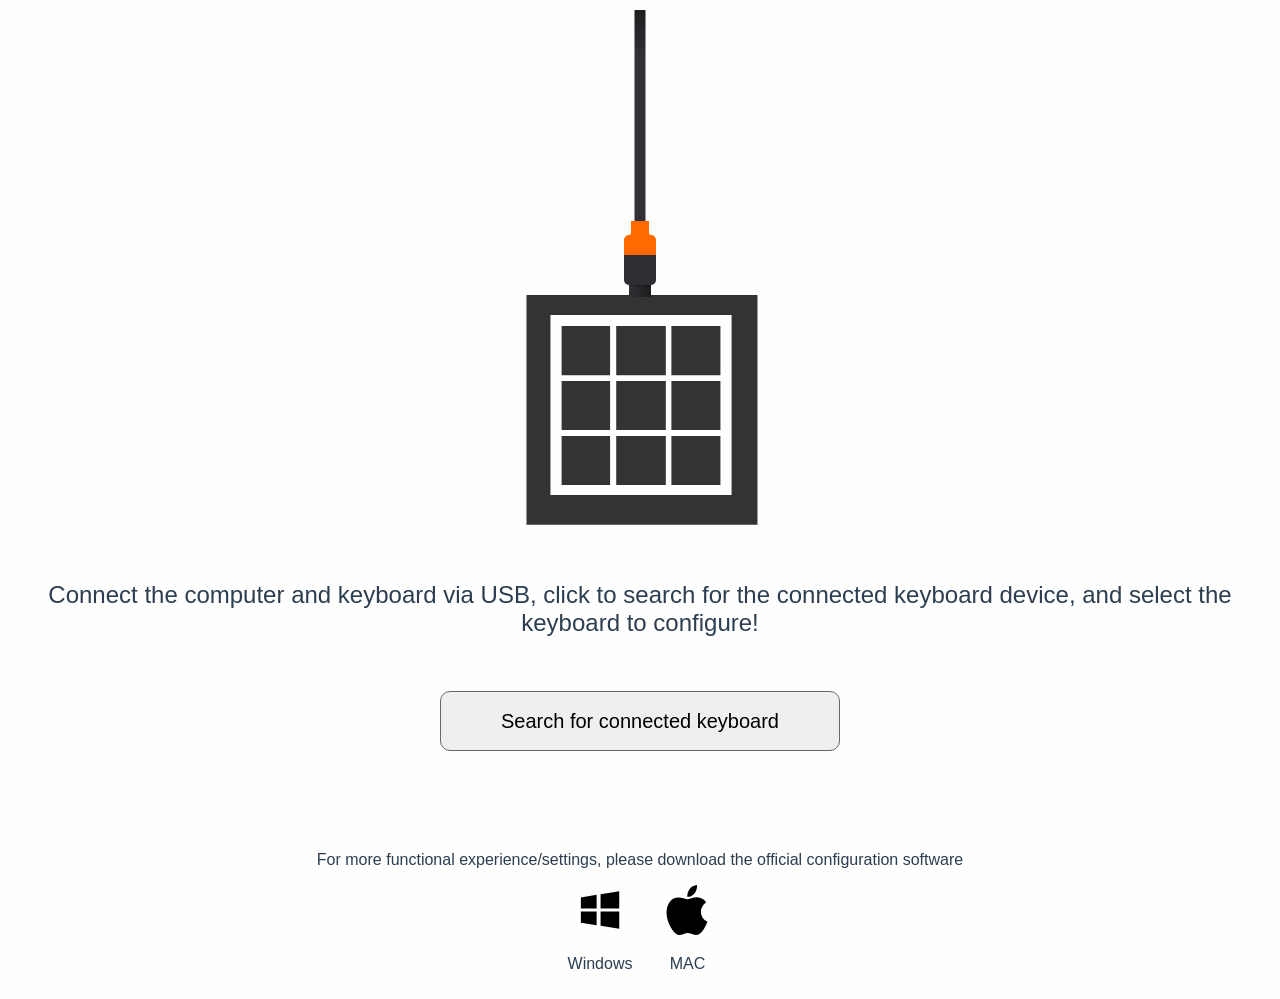
<file: tool/index.html>
<!doctype html><html lang=""><head><meta charset="utf-8"><meta http-equiv="X-UA-Compatible" content="IE=edge"><meta name="viewport" content="width=device-width,initial-scale=1"><link rel="icon" href="favicon.ico"><title>Xuanfang keyboard programmer</title><script defer="defer" src="assets/js/chunk-vendors.bc1cbf28.js"></script><script defer="defer" src="assets/js/app.0985b78f.js"></script><link href="assets/css/chunk-vendors.f024e610.css" rel="stylesheet"><link href="assets/css/app.997b4ddb.css" rel="stylesheet"></head><body><noscript><strong>We're sorry but keyboard-free doesn't work properly without JavaScript enabled. Please enable it to continue.</strong></noscript><div id="app"></div></body></html>
</file>
<file: tool/assets/css/chunk-vendors.f024e610.css>
@font-face{font-family:element-icons;src:url(../../assets/fonts/element-icons.ff18efd1.woff) format("woff"),url(../../assets/fonts/element-icons.f1a45d74.ttf) format("truetype");font-weight:400;font-display:"auto";font-style:normal}[class*=" el-icon-"],[class^=el-icon-]{font-family:element-icons!important;speak:none;font-style:normal;font-weight:400;font-variant:normal;text-transform:none;line-height:1;vertical-align:baseline;display:inline-block;-webkit-font-smoothing:antialiased;-moz-osx-font-smoothing:grayscale}.el-icon-ice-cream-round:before{content:"\e6a0"}.el-icon-ice-cream-square:before{content:"\e6a3"}.el-icon-lollipop:before{content:"\e6a4"}.el-icon-potato-strips:before{content:"\e6a5"}.el-icon-milk-tea:before{content:"\e6a6"}.el-icon-ice-drink:before{content:"\e6a7"}.el-icon-ice-tea:before{content:"\e6a9"}.el-icon-coffee:before{content:"\e6aa"}.el-icon-orange:before{content:"\e6ab"}.el-icon-pear:before{content:"\e6ac"}.el-icon-apple:before{content:"\e6ad"}.el-icon-cherry:before{content:"\e6ae"}.el-icon-watermelon:before{content:"\e6af"}.el-icon-grape:before{content:"\e6b0"}.el-icon-refrigerator:before{content:"\e6b1"}.el-icon-goblet-square-full:before{content:"\e6b2"}.el-icon-goblet-square:before{content:"\e6b3"}.el-icon-goblet-full:before{content:"\e6b4"}.el-icon-goblet:before{content:"\e6b5"}.el-icon-cold-drink:before{content:"\e6b6"}.el-icon-coffee-cup:before{content:"\e6b8"}.el-icon-water-cup:before{content:"\e6b9"}.el-icon-hot-water:before{content:"\e6ba"}.el-icon-ice-cream:before{content:"\e6bb"}.el-icon-dessert:before{content:"\e6bc"}.el-icon-sugar:before{content:"\e6bd"}.el-icon-tableware:before{content:"\e6be"}.el-icon-burger:before{content:"\e6bf"}.el-icon-knife-fork:before{content:"\e6c1"}.el-icon-fork-spoon:before{content:"\e6c2"}.el-icon-chicken:before{content:"\e6c3"}.el-icon-food:before{content:"\e6c4"}.el-icon-dish-1:before{content:"\e6c5"}.el-icon-dish:before{content:"\e6c6"}.el-icon-moon-night:before{content:"\e6ee"}.el-icon-moon:before{content:"\e6f0"}.el-icon-cloudy-and-sunny:before{content:"\e6f1"}.el-icon-partly-cloudy:before{content:"\e6f2"}.el-icon-cloudy:before{content:"\e6f3"}.el-icon-sunny:before{content:"\e6f6"}.el-icon-sunset:before{content:"\e6f7"}.el-icon-sunrise-1:before{content:"\e6f8"}.el-icon-sunrise:before{content:"\e6f9"}.el-icon-heavy-rain:before{content:"\e6fa"}.el-icon-lightning:before{content:"\e6fb"}.el-icon-light-rain:before{content:"\e6fc"}.el-icon-wind-power:before{content:"\e6fd"}.el-icon-baseball:before{content:"\e712"}.el-icon-soccer:before{content:"\e713"}.el-icon-football:before{content:"\e715"}.el-icon-basketball:before{content:"\e716"}.el-icon-ship:before{content:"\e73f"}.el-icon-truck:before{content:"\e740"}.el-icon-bicycle:before{content:"\e741"}.el-icon-mobile-phone:before{content:"\e6d3"}.el-icon-service:before{content:"\e6d4"}.el-icon-key:before{content:"\e6e2"}.el-icon-unlock:before{content:"\e6e4"}.el-icon-lock:before{content:"\e6e5"}.el-icon-watch:before{content:"\e6fe"}.el-icon-watch-1:before{content:"\e6ff"}.el-icon-timer:before{content:"\e702"}.el-icon-alarm-clock:before{content:"\e703"}.el-icon-map-location:before{content:"\e704"}.el-icon-delete-location:before{content:"\e705"}.el-icon-add-location:before{content:"\e706"}.el-icon-location-information:before{content:"\e707"}.el-icon-location-outline:before{content:"\e708"}.el-icon-location:before{content:"\e79e"}.el-icon-place:before{content:"\e709"}.el-icon-discover:before{content:"\e70a"}.el-icon-first-aid-kit:before{content:"\e70b"}.el-icon-trophy-1:before{content:"\e70c"}.el-icon-trophy:before{content:"\e70d"}.el-icon-medal:before{content:"\e70e"}.el-icon-medal-1:before{content:"\e70f"}.el-icon-stopwatch:before{content:"\e710"}.el-icon-mic:before{content:"\e711"}.el-icon-copy-document:before{content:"\e718"}.el-icon-full-screen:before{content:"\e719"}.el-icon-switch-button:before{content:"\e71b"}.el-icon-aim:before{content:"\e71c"}.el-icon-crop:before{content:"\e71d"}.el-icon-odometer:before{content:"\e71e"}.el-icon-time:before{content:"\e71f"}.el-icon-bangzhu:before{content:"\e724"}.el-icon-close-notification:before{content:"\e726"}.el-icon-microphone:before{content:"\e727"}.el-icon-turn-off-microphone:before{content:"\e728"}.el-icon-position:before{content:"\e729"}.el-icon-postcard:before{content:"\e72a"}.el-icon-message:before{content:"\e72b"}.el-icon-chat-line-square:before{content:"\e72d"}.el-icon-chat-dot-square:before{content:"\e72e"}.el-icon-chat-dot-round:before{content:"\e72f"}.el-icon-chat-square:before{content:"\e730"}.el-icon-chat-line-round:before{content:"\e731"}.el-icon-chat-round:before{content:"\e732"}.el-icon-set-up:before{content:"\e733"}.el-icon-turn-off:before{content:"\e734"}.el-icon-open:before{content:"\e735"}.el-icon-connection:before{content:"\e736"}.el-icon-link:before{content:"\e737"}.el-icon-cpu:before{content:"\e738"}.el-icon-thumb:before{content:"\e739"}.el-icon-female:before{content:"\e73a"}.el-icon-male:before{content:"\e73b"}.el-icon-guide:before{content:"\e73c"}.el-icon-news:before{content:"\e73e"}.el-icon-price-tag:before{content:"\e744"}.el-icon-discount:before{content:"\e745"}.el-icon-wallet:before{content:"\e747"}.el-icon-coin:before{content:"\e748"}.el-icon-money:before{content:"\e749"}.el-icon-bank-card:before{content:"\e74a"}.el-icon-box:before{content:"\e74b"}.el-icon-present:before{content:"\e74c"}.el-icon-sell:before{content:"\e6d5"}.el-icon-sold-out:before{content:"\e6d6"}.el-icon-shopping-bag-2:before{content:"\e74d"}.el-icon-shopping-bag-1:before{content:"\e74e"}.el-icon-shopping-cart-2:before{content:"\e74f"}.el-icon-shopping-cart-1:before{content:"\e750"}.el-icon-shopping-cart-full:before{content:"\e751"}.el-icon-smoking:before{content:"\e752"}.el-icon-no-smoking:before{content:"\e753"}.el-icon-house:before{content:"\e754"}.el-icon-table-lamp:before{content:"\e755"}.el-icon-school:before{content:"\e756"}.el-icon-office-building:before{content:"\e757"}.el-icon-toilet-paper:before{content:"\e758"}.el-icon-notebook-2:before{content:"\e759"}.el-icon-notebook-1:before{content:"\e75a"}.el-icon-files:before{content:"\e75b"}.el-icon-collection:before{content:"\e75c"}.el-icon-receiving:before{content:"\e75d"}.el-icon-suitcase-1:before{content:"\e760"}.el-icon-suitcase:before{content:"\e761"}.el-icon-film:before{content:"\e763"}.el-icon-collection-tag:before{content:"\e765"}.el-icon-data-analysis:before{content:"\e766"}.el-icon-pie-chart:before{content:"\e767"}.el-icon-data-board:before{content:"\e768"}.el-icon-data-line:before{content:"\e76d"}.el-icon-reading:before{content:"\e769"}.el-icon-magic-stick:before{content:"\e76a"}.el-icon-coordinate:before{content:"\e76b"}.el-icon-mouse:before{content:"\e76c"}.el-icon-brush:before{content:"\e76e"}.el-icon-headset:before{content:"\e76f"}.el-icon-umbrella:before{content:"\e770"}.el-icon-scissors:before{content:"\e771"}.el-icon-mobile:before{content:"\e773"}.el-icon-attract:before{content:"\e774"}.el-icon-monitor:before{content:"\e775"}.el-icon-search:before{content:"\e778"}.el-icon-takeaway-box:before{content:"\e77a"}.el-icon-paperclip:before{content:"\e77d"}.el-icon-printer:before{content:"\e77e"}.el-icon-document-add:before{content:"\e782"}.el-icon-document:before{content:"\e785"}.el-icon-document-checked:before{content:"\e786"}.el-icon-document-copy:before{content:"\e787"}.el-icon-document-delete:before{content:"\e788"}.el-icon-document-remove:before{content:"\e789"}.el-icon-tickets:before{content:"\e78b"}.el-icon-folder-checked:before{content:"\e77f"}.el-icon-folder-delete:before{content:"\e780"}.el-icon-folder-remove:before{content:"\e781"}.el-icon-folder-add:before{content:"\e783"}.el-icon-folder-opened:before{content:"\e784"}.el-icon-folder:before{content:"\e78a"}.el-icon-edit-outline:before{content:"\e764"}.el-icon-edit:before{content:"\e78c"}.el-icon-date:before{content:"\e78e"}.el-icon-c-scale-to-original:before{content:"\e7c6"}.el-icon-view:before{content:"\e6ce"}.el-icon-loading:before{content:"\e6cf"}.el-icon-rank:before{content:"\e6d1"}.el-icon-sort-down:before{content:"\e7c4"}.el-icon-sort-up:before{content:"\e7c5"}.el-icon-sort:before{content:"\e6d2"}.el-icon-finished:before{content:"\e6cd"}.el-icon-refresh-left:before{content:"\e6c7"}.el-icon-refresh-right:before{content:"\e6c8"}.el-icon-refresh:before{content:"\e6d0"}.el-icon-video-play:before{content:"\e7c0"}.el-icon-video-pause:before{content:"\e7c1"}.el-icon-d-arrow-right:before{content:"\e6dc"}.el-icon-d-arrow-left:before{content:"\e6dd"}.el-icon-arrow-up:before{content:"\e6e1"}.el-icon-arrow-down:before{content:"\e6df"}.el-icon-arrow-right:before{content:"\e6e0"}.el-icon-arrow-left:before{content:"\e6de"}.el-icon-top-right:before{content:"\e6e7"}.el-icon-top-left:before{content:"\e6e8"}.el-icon-top:before{content:"\e6e6"}.el-icon-bottom:before{content:"\e6eb"}.el-icon-right:before{content:"\e6e9"}.el-icon-back:before{content:"\e6ea"}.el-icon-bottom-right:before{content:"\e6ec"}.el-icon-bottom-left:before{content:"\e6ed"}.el-icon-caret-top:before{content:"\e78f"}.el-icon-caret-bottom:before{content:"\e790"}.el-icon-caret-right:before{content:"\e791"}.el-icon-caret-left:before{content:"\e792"}.el-icon-d-caret:before{content:"\e79a"}.el-icon-share:before{content:"\e793"}.el-icon-menu:before{content:"\e798"}.el-icon-s-grid:before{content:"\e7a6"}.el-icon-s-check:before{content:"\e7a7"}.el-icon-s-data:before{content:"\e7a8"}.el-icon-s-opportunity:before{content:"\e7aa"}.el-icon-s-custom:before{content:"\e7ab"}.el-icon-s-claim:before{content:"\e7ad"}.el-icon-s-finance:before{content:"\e7ae"}.el-icon-s-comment:before{content:"\e7af"}.el-icon-s-flag:before{content:"\e7b0"}.el-icon-s-marketing:before{content:"\e7b1"}.el-icon-s-shop:before{content:"\e7b4"}.el-icon-s-open:before{content:"\e7b5"}.el-icon-s-management:before{content:"\e7b6"}.el-icon-s-ticket:before{content:"\e7b7"}.el-icon-s-release:before{content:"\e7b8"}.el-icon-s-home:before{content:"\e7b9"}.el-icon-s-promotion:before{content:"\e7ba"}.el-icon-s-operation:before{content:"\e7bb"}.el-icon-s-unfold:before{content:"\e7bc"}.el-icon-s-fold:before{content:"\e7a9"}.el-icon-s-platform:before{content:"\e7bd"}.el-icon-s-order:before{content:"\e7be"}.el-icon-s-cooperation:before{content:"\e7bf"}.el-icon-bell:before{content:"\e725"}.el-icon-message-solid:before{content:"\e799"}.el-icon-video-camera:before{content:"\e772"}.el-icon-video-camera-solid:before{content:"\e796"}.el-icon-camera:before{content:"\e779"}.el-icon-camera-solid:before{content:"\e79b"}.el-icon-download:before{content:"\e77c"}.el-icon-upload2:before{content:"\e77b"}.el-icon-upload:before{content:"\e7c3"}.el-icon-picture-outline-round:before{content:"\e75f"}.el-icon-picture-outline:before{content:"\e75e"}.el-icon-picture:before{content:"\e79f"}.el-icon-close:before{content:"\e6db"}.el-icon-check:before{content:"\e6da"}.el-icon-plus:before{content:"\e6d9"}.el-icon-minus:before{content:"\e6d8"}.el-icon-help:before{content:"\e73d"}.el-icon-s-help:before{content:"\e7b3"}.el-icon-circle-close:before{content:"\e78d"}.el-icon-circle-check:before{content:"\e720"}.el-icon-circle-plus-outline:before{content:"\e723"}.el-icon-remove-outline:before{content:"\e722"}.el-icon-zoom-out:before{content:"\e776"}.el-icon-zoom-in:before{content:"\e777"}.el-icon-error:before{content:"\e79d"}.el-icon-success:before{content:"\e79c"}.el-icon-circle-plus:before{content:"\e7a0"}.el-icon-remove:before{content:"\e7a2"}.el-icon-info:before{content:"\e7a1"}.el-icon-question:before{content:"\e7a4"}.el-icon-warning-outline:before{content:"\e6c9"}.el-icon-warning:before{content:"\e7a3"}.el-icon-goods:before{content:"\e7c2"}.el-icon-s-goods:before{content:"\e7b2"}.el-icon-star-off:before{content:"\e717"}.el-icon-star-on:before{content:"\e797"}.el-icon-more-outline:before{content:"\e6cc"}.el-icon-more:before{content:"\e794"}.el-icon-phone-outline:before{content:"\e6cb"}.el-icon-phone:before{content:"\e795"}.el-icon-user:before{content:"\e6e3"}.el-icon-user-solid:before{content:"\e7a5"}.el-icon-setting:before{content:"\e6ca"}.el-icon-s-tools:before{content:"\e7ac"}.el-icon-delete:before{content:"\e6d7"}.el-icon-delete-solid:before{content:"\e7c9"}.el-icon-eleme:before{content:"\e7c7"}.el-icon-platform-eleme:before{content:"\e7ca"}.el-icon-loading{animation:rotating 2s linear infinite}.el-icon--right{margin-left:5px}.el-icon--left{margin-right:5px}@keyframes rotating{0%{transform:rotate(0)}to{transform:rotate(1turn)}}.el-pagination{white-space:nowrap;padding:2px 5px;color:#303133;font-weight:700}.el-pagination:after,.el-pagination:before{display:table;content:""}.el-pagination:after{clear:both}.el-pagination button,.el-pagination span:not([class*=suffix]){display:inline-block;font-size:13px;min-width:35.5px;height:28px;line-height:28px;vertical-align:top;box-sizing:border-box}.el-pagination .el-input__inner{text-align:center;-moz-appearance:textfield;line-height:normal}.el-pagination .el-input__suffix{right:0;transform:scale(.8)}.el-pagination .el-select .el-input{width:100px;margin:0 5px}.el-pagination .el-select .el-input .el-input__inner{padding-right:25px;border-radius:3px}.el-pagination button{border:none;padding:0 6px;background:0 0}.el-pagination button:focus{outline:0}.el-pagination button:hover{color:#409eff}.el-pagination button:disabled{color:#c0c4cc;background-color:#fff;cursor:not-allowed}.el-pagination .btn-next,.el-pagination .btn-prev{background:50% no-repeat #fff;background-size:16px;cursor:pointer;margin:0;color:#303133}.el-pagination .btn-next .el-icon,.el-pagination .btn-prev .el-icon{display:block;font-size:12px;font-weight:700}.el-pagination .btn-prev{padding-right:12px}.el-pagination .btn-next{padding-left:12px}.el-pagination .el-pager li.disabled{color:#c0c4cc;cursor:not-allowed}.el-pager li,.el-pager li.btn-quicknext:hover,.el-pager li.btn-quickprev:hover{cursor:pointer}.el-pagination--small .btn-next,.el-pagination--small .btn-prev,.el-pagination--small .el-pager li,.el-pagination--small .el-pager li.btn-quicknext,.el-pagination--small .el-pager li.btn-quickprev,.el-pagination--small .el-pager li:last-child{border-color:transparent;font-size:12px;line-height:22px;height:22px;min-width:22px}.el-pagination--small .arrow.disabled{visibility:hidden}.el-pagination--small .more:before,.el-pagination--small li.more:before{line-height:24px}.el-pagination--small button,.el-pagination--small span:not([class*=suffix]){height:22px;line-height:22px}.el-pagination--small .el-pagination__editor,.el-pagination--small .el-pagination__editor.el-input .el-input__inner{height:22px}.el-pagination__sizes{margin:0 10px 0 0;font-weight:400;color:#606266}.el-pagination__sizes .el-input .el-input__inner{font-size:13px;padding-left:8px}.el-pagination__sizes .el-input .el-input__inner:hover{border-color:#409eff}.el-pagination__total{margin-right:10px;font-weight:400;color:#606266}.el-pagination__jump{margin-left:24px;font-weight:400;color:#606266}.el-pagination__jump .el-input__inner{padding:0 3px}.el-pagination__rightwrapper{float:right}.el-pagination__editor{line-height:18px;padding:0 2px;height:28px;text-align:center;margin:0 2px;box-sizing:border-box;border-radius:3px}.el-pager,.el-pagination.is-background .btn-next,.el-pagination.is-background .btn-prev{padding:0}.el-dialog,.el-pager li{-webkit-box-sizing:border-box}.el-pagination__editor.el-input{width:50px}.el-pagination__editor.el-input .el-input__inner{height:28px}.el-pagination__editor .el-input__inner::-webkit-inner-spin-button,.el-pagination__editor .el-input__inner::-webkit-outer-spin-button{-webkit-appearance:none;margin:0}.el-pagination.is-background .btn-next,.el-pagination.is-background .btn-prev,.el-pagination.is-background .el-pager li{margin:0 5px;background-color:#f4f4f5;color:#606266;min-width:30px;border-radius:2px}.el-pagination.is-background .btn-next.disabled,.el-pagination.is-background .btn-next:disabled,.el-pagination.is-background .btn-prev.disabled,.el-pagination.is-background .btn-prev:disabled,.el-pagination.is-background .el-pager li.disabled{color:#c0c4cc}.el-pagination.is-background .el-pager li:not(.disabled):hover{color:#409eff}.el-pagination.is-background .el-pager li:not(.disabled).active{background-color:#409eff;color:#fff}.el-pagination.is-background.el-pagination--small .btn-next,.el-pagination.is-background.el-pagination--small .btn-prev,.el-pagination.is-background.el-pagination--small .el-pager li{margin:0 3px;min-width:22px}.el-pager,.el-pager li{vertical-align:top;margin:0;display:inline-block}.el-pager{-webkit-user-select:none;-moz-user-select:none;user-select:none;list-style:none;font-size:0}.el-pager .more:before{line-height:30px}.el-pager li{padding:0 4px;background:#fff;font-size:13px;min-width:35.5px;height:28px;line-height:28px;box-sizing:border-box;text-align:center}.el-pager li.btn-quicknext,.el-pager li.btn-quickprev{line-height:28px;color:#303133}.el-pager li.btn-quicknext.disabled,.el-pager li.btn-quickprev.disabled{color:#c0c4cc}.el-pager li.active+li{border-left:0}.el-pager li:hover{color:#409eff}.el-pager li.active{color:#409eff;cursor:default}.el-dialog{position:relative;margin:0 auto 50px;background:#fff;border-radius:2px;box-shadow:0 1px 3px rgba(0,0,0,.3);box-sizing:border-box;width:50%}.el-dialog.is-fullscreen{width:100%;margin-top:0;margin-bottom:0;height:100%;overflow:auto}.el-dialog__wrapper{position:fixed;top:0;right:0;bottom:0;left:0;overflow:auto;margin:0}.el-dialog__header{padding:20px 20px 10px}.el-dialog__headerbtn{position:absolute;top:20px;right:20px;padding:0;background:0 0;border:none;outline:0;cursor:pointer;font-size:16px}.el-dialog__headerbtn .el-dialog__close{color:#909399}.el-dialog__headerbtn:focus .el-dialog__close,.el-dialog__headerbtn:hover .el-dialog__close{color:#409eff}.el-dialog__title{line-height:24px;font-size:18px;color:#303133}.el-dialog__body{padding:30px 20px;color:#606266;font-size:14px;word-break:break-all}.el-dialog__footer{padding:10px 20px 20px;text-align:right;box-sizing:border-box}.el-dialog--center{text-align:center}.el-dialog--center .el-dialog__body{text-align:initial;padding:25px 25px 30px}.el-dialog--center .el-dialog__footer{text-align:inherit}.dialog-fade-enter-active{animation:dialog-fade-in .3s}.dialog-fade-leave-active{animation:dialog-fade-out .3s}@keyframes dialog-fade-in{0%{transform:translate3d(0,-20px,0);opacity:0}to{transform:translateZ(0);opacity:1}}@keyframes dialog-fade-out{0%{transform:translateZ(0);opacity:1}to{transform:translate3d(0,-20px,0);opacity:0}}.el-autocomplete{position:relative;display:inline-block}.el-autocomplete-suggestion{margin:5px 0;box-shadow:0 2px 12px 0 rgba(0,0,0,.1);border-radius:4px;border:1px solid #e4e7ed;box-sizing:border-box;background-color:#fff}.el-autocomplete-suggestion__wrap{max-height:280px;padding:10px 0;box-sizing:border-box}.el-autocomplete-suggestion__list{margin:0;padding:0}.el-autocomplete-suggestion li{padding:0 20px;margin:0;line-height:34px;cursor:pointer;color:#606266;font-size:14px;list-style:none;white-space:nowrap;overflow:hidden;text-overflow:ellipsis}.el-autocomplete-suggestion li.highlighted,.el-autocomplete-suggestion li:hover{background-color:#f5f7fa}.el-autocomplete-suggestion li.divider{margin-top:6px;border-top:1px solid #000}.el-autocomplete-suggestion li.divider:last-child{margin-bottom:-6px}.el-autocomplete-suggestion.is-loading li{text-align:center;height:100px;line-height:100px;font-size:20px;color:#999}.el-autocomplete-suggestion.is-loading li:after{display:inline-block;content:"";height:100%;vertical-align:middle}.el-autocomplete-suggestion.is-loading li:hover{background-color:#fff}.el-autocomplete-suggestion.is-loading .el-icon-loading{vertical-align:middle}.el-dropdown{display:inline-block;position:relative;color:#606266;font-size:14px}.el-dropdown .el-button-group{display:block}.el-dropdown .el-button-group .el-button{float:none}.el-dropdown .el-dropdown__caret-button{padding-left:5px;padding-right:5px;position:relative;border-left:none}.el-dropdown .el-dropdown__caret-button:before{content:"";position:absolute;display:block;width:1px;top:5px;bottom:5px;left:0;background:hsla(0,0%,100%,.5)}.el-dropdown .el-dropdown__caret-button.el-button--default:before{background:rgba(220,223,230,.5)}.el-dropdown .el-dropdown__caret-button:hover:not(.is-disabled):before{top:0;bottom:0}.el-dropdown .el-dropdown__caret-button .el-dropdown__icon{padding-left:0}.el-dropdown__icon{font-size:12px;margin:0 3px}.el-dropdown .el-dropdown-selfdefine:focus:active,.el-dropdown .el-dropdown-selfdefine:focus:not(.focusing){outline-width:0}.el-dropdown [disabled]{cursor:not-allowed;color:#bbb}.el-dropdown-menu{position:absolute;top:0;left:0;z-index:10;padding:10px 0;margin:5px 0;background-color:#fff;border:1px solid #ebeef5;border-radius:4px;box-shadow:0 2px 12px 0 rgba(0,0,0,.1)}.el-dropdown-menu__item,.el-menu-item{font-size:14px;padding:0 20px;cursor:pointer}.el-dropdown-menu__item{list-style:none;line-height:36px;margin:0;color:#606266;outline:0}.el-dropdown-menu__item:focus,.el-dropdown-menu__item:not(.is-disabled):hover{background-color:#ecf5ff;color:#66b1ff}.el-dropdown-menu__item i{margin-right:5px}.el-dropdown-menu__item--divided{position:relative;margin-top:6px;border-top:1px solid #ebeef5}.el-dropdown-menu__item--divided:before{content:"";height:6px;display:block;margin:0 -20px;background-color:#fff}.el-dropdown-menu__item.is-disabled{cursor:default;color:#bbb;pointer-events:none}.el-dropdown-menu--medium{padding:6px 0}.el-dropdown-menu--medium .el-dropdown-menu__item{line-height:30px;padding:0 17px;font-size:14px}.el-dropdown-menu--medium .el-dropdown-menu__item.el-dropdown-menu__item--divided{margin-top:6px}.el-dropdown-menu--medium .el-dropdown-menu__item.el-dropdown-menu__item--divided:before{height:6px;margin:0 -17px}.el-dropdown-menu--small{padding:6px 0}.el-dropdown-menu--small .el-dropdown-menu__item{line-height:27px;padding:0 15px;font-size:13px}.el-dropdown-menu--small .el-dropdown-menu__item.el-dropdown-menu__item--divided{margin-top:4px}.el-dropdown-menu--small .el-dropdown-menu__item.el-dropdown-menu__item--divided:before{height:4px;margin:0 -15px}.el-dropdown-menu--mini{padding:3px 0}.el-dropdown-menu--mini .el-dropdown-menu__item{line-height:24px;padding:0 10px;font-size:12px}.el-dropdown-menu--mini .el-dropdown-menu__item.el-dropdown-menu__item--divided{margin-top:3px}.el-dropdown-menu--mini .el-dropdown-menu__item.el-dropdown-menu__item--divided:before{height:3px;margin:0 -10px}.el-menu{border-right:1px solid #e6e6e6;list-style:none;position:relative;margin:0;padding-left:0}.el-menu,.el-menu--horizontal>.el-menu-item:not(.is-disabled):focus,.el-menu--horizontal>.el-menu-item:not(.is-disabled):hover,.el-menu--horizontal>.el-submenu .el-submenu__title:hover{background-color:#fff}.el-menu:after,.el-menu:before{display:table;content:""}.el-breadcrumb__item:last-child .el-breadcrumb__separator,.el-menu--collapse>.el-menu-item .el-submenu__icon-arrow,.el-menu--collapse>.el-submenu>.el-submenu__title .el-submenu__icon-arrow{display:none}.el-menu:after{clear:both}.el-menu.el-menu--horizontal{border-bottom:1px solid #e6e6e6}.el-menu--horizontal{border-right:none}.el-menu--horizontal>.el-menu-item{float:left;height:60px;line-height:60px;margin:0;border-bottom:2px solid transparent;color:#909399}.el-menu--horizontal>.el-menu-item a,.el-menu--horizontal>.el-menu-item a:hover{color:inherit}.el-menu--horizontal>.el-submenu{float:left}.el-menu--horizontal>.el-submenu:focus,.el-menu--horizontal>.el-submenu:hover{outline:0}.el-menu--horizontal>.el-submenu:focus .el-submenu__title,.el-menu--horizontal>.el-submenu:hover .el-submenu__title{color:#303133}.el-menu--horizontal>.el-submenu.is-active .el-submenu__title{border-bottom:2px solid #409eff;color:#303133}.el-menu--horizontal>.el-submenu .el-submenu__title{height:60px;line-height:60px;border-bottom:2px solid transparent;color:#909399}.el-menu--horizontal>.el-submenu .el-submenu__icon-arrow{position:static;vertical-align:middle;margin-left:8px;margin-top:-3px}.el-menu--collapse .el-submenu,.el-menu-item{position:relative}.el-menu--horizontal .el-menu .el-menu-item,.el-menu--horizontal .el-menu .el-submenu__title{background-color:#fff;float:none;height:36px;line-height:36px;padding:0 10px;color:#909399}.el-menu--horizontal .el-menu .el-menu-item.is-active,.el-menu--horizontal .el-menu .el-submenu.is-active>.el-submenu__title{color:#303133}.el-menu--horizontal .el-menu-item:not(.is-disabled):focus,.el-menu--horizontal .el-menu-item:not(.is-disabled):hover{outline:0;color:#303133}.el-menu--horizontal>.el-menu-item.is-active{border-bottom:2px solid #409eff;color:#303133}.el-menu--collapse{width:64px}.el-menu--collapse>.el-menu-item [class^=el-icon-],.el-menu--collapse>.el-submenu>.el-submenu__title [class^=el-icon-]{margin:0;vertical-align:middle;width:24px;text-align:center}.el-menu--collapse>.el-menu-item span,.el-menu--collapse>.el-submenu>.el-submenu__title span{height:0;width:0;overflow:hidden;visibility:hidden;display:inline-block}.el-menu-item,.el-submenu__title{height:56px;line-height:56px;list-style:none}.el-menu--collapse>.el-menu-item.is-active i{color:inherit}.el-menu--collapse .el-menu .el-submenu{min-width:200px}.el-menu--collapse .el-submenu .el-menu{position:absolute;margin-left:5px;top:0;left:100%;z-index:10;border:1px solid #e4e7ed;border-radius:2px;box-shadow:0 2px 12px 0 rgba(0,0,0,.1)}.el-menu--collapse .el-submenu.is-opened>.el-submenu__title .el-submenu__icon-arrow{transform:none}.el-menu--popup{z-index:100;min-width:200px;border:none;padding:5px 0;border-radius:2px;box-shadow:0 2px 12px 0 rgba(0,0,0,.1)}.el-menu--popup-bottom-start{margin-top:5px}.el-menu--popup-right-start{margin-left:5px;margin-right:5px}.el-menu-item{color:#303133;transition:border-color .3s,background-color .3s,color .3s;box-sizing:border-box;white-space:nowrap}.el-radio-button__inner,.el-submenu__title{-webkit-box-sizing:border-box;position:relative;white-space:nowrap}.el-menu-item *{vertical-align:middle}.el-menu-item i{color:#909399}.el-menu-item:focus,.el-menu-item:hover{outline:0;background-color:#ecf5ff}.el-menu-item.is-disabled{opacity:.25;cursor:not-allowed;background:0 0!important}.el-menu-item [class^=el-icon-]{margin-right:5px;width:24px;text-align:center;font-size:18px;vertical-align:middle}.el-menu-item.is-active{color:#409eff}.el-menu-item.is-active i{color:inherit}.el-submenu{list-style:none;margin:0;padding-left:0}.el-submenu__title{font-size:14px;color:#303133;padding:0 20px;cursor:pointer;transition:border-color .3s,background-color .3s,color .3s;box-sizing:border-box}.el-submenu__title *{vertical-align:middle}.el-submenu__title i{color:#909399}.el-submenu__title:focus,.el-submenu__title:hover{outline:0;background-color:#ecf5ff}.el-submenu__title.is-disabled{opacity:.25;cursor:not-allowed;background:0 0!important}.el-submenu__title:hover{background-color:#ecf5ff}.el-submenu .el-menu{border:none}.el-submenu .el-menu-item{height:50px;line-height:50px;padding:0 45px;min-width:200px}.el-submenu__icon-arrow{position:absolute;top:50%;right:20px;margin-top:-7px;transition:transform .3s;font-size:12px}.el-submenu.is-active .el-submenu__title{border-bottom-color:#409eff}.el-submenu.is-opened>.el-submenu__title .el-submenu__icon-arrow{transform:rotate(180deg)}.el-submenu.is-disabled .el-menu-item,.el-submenu.is-disabled .el-submenu__title{opacity:.25;cursor:not-allowed;background:0 0!important}.el-submenu [class^=el-icon-]{vertical-align:middle;margin-right:5px;width:24px;text-align:center;font-size:18px}.el-menu-item-group>ul{padding:0}.el-menu-item-group__title{padding:7px 0 7px 20px;line-height:normal;font-size:12px;color:#909399}.el-radio-button__inner,.el-radio-group{display:inline-block;line-height:1;vertical-align:middle}.horizontal-collapse-transition .el-submenu__title .el-submenu__icon-arrow{transition:.2s;opacity:0}.el-radio-group{font-size:0}.el-radio-button{position:relative;display:inline-block;outline:0}.el-radio-button__inner{background:#fff;border:1px solid #dcdfe6;font-weight:500;border-left:0;color:#606266;-webkit-appearance:none;text-align:center;box-sizing:border-box;outline:0;margin:0;cursor:pointer;transition:all .3s cubic-bezier(.645,.045,.355,1);padding:12px 20px;font-size:14px;border-radius:0}.el-radio-button__inner.is-round{padding:12px 20px}.el-radio-button__inner:hover{color:#409eff}.el-radio-button__inner [class*=el-icon-]{line-height:.9}.el-radio-button__inner [class*=el-icon-]+span{margin-left:5px}.el-radio-button:first-child .el-radio-button__inner{border-left:1px solid #dcdfe6;border-radius:4px 0 0 4px;box-shadow:none!important}.el-radio-button__orig-radio{opacity:0;outline:0;position:absolute;z-index:-1}.el-radio-button__orig-radio:checked+.el-radio-button__inner{color:#fff;background-color:#409eff;border-color:#409eff;box-shadow:-1px 0 0 0 #409eff}.el-radio-button__orig-radio:disabled+.el-radio-button__inner{color:#c0c4cc;cursor:not-allowed;background-image:none;background-color:#fff;border-color:#ebeef5;box-shadow:none}.el-radio-button__orig-radio:disabled:checked+.el-radio-button__inner{background-color:#f2f6fc}.el-radio-button:last-child .el-radio-button__inner{border-radius:0 4px 4px 0}.el-radio-button:first-child:last-child .el-radio-button__inner{border-radius:4px}.el-radio-button--medium .el-radio-button__inner{padding:10px 20px;font-size:14px;border-radius:0}.el-radio-button--medium .el-radio-button__inner.is-round{padding:10px 20px}.el-radio-button--small .el-radio-button__inner{padding:9px 15px;font-size:12px;border-radius:0}.el-radio-button--small .el-radio-button__inner.is-round{padding:9px 15px}.el-radio-button--mini .el-radio-button__inner{padding:7px 15px;font-size:12px;border-radius:0}.el-radio-button--mini .el-radio-button__inner.is-round{padding:7px 15px}.el-radio-button:focus:not(.is-focus):not(:active):not(.is-disabled){box-shadow:0 0 2px 2px #409eff}.el-picker-panel,.el-popover,.el-select-dropdown,.el-table-filter,.el-time-panel{-webkit-box-shadow:0 2px 12px 0 rgba(0,0,0,.1)}.el-switch{display:inline-flex;align-items:center;position:relative;font-size:14px;line-height:20px;height:20px;vertical-align:middle}.el-switch__core,.el-switch__label{display:inline-block;cursor:pointer}.el-switch.is-disabled .el-switch__core,.el-switch.is-disabled .el-switch__label{cursor:not-allowed}.el-switch__label{transition:.2s;height:20px;font-size:14px;font-weight:500;vertical-align:middle;color:#303133}.el-switch__label.is-active{color:#409eff}.el-switch__label--left{margin-right:10px}.el-switch__label--right{margin-left:10px}.el-switch__label *{line-height:1;font-size:14px;display:inline-block}.el-switch__input{position:absolute;width:0;height:0;opacity:0;margin:0}.el-switch__core{margin:0;position:relative;width:40px;height:20px;border:1px solid #dcdfe6;outline:0;border-radius:10px;box-sizing:border-box;background:#dcdfe6;transition:border-color .3s,background-color .3s;vertical-align:middle}.el-input__prefix,.el-input__suffix{-webkit-transition:all .3s;color:#c0c4cc}.el-switch__core:after{content:"";position:absolute;top:1px;left:1px;border-radius:100%;transition:all .3s;width:16px;height:16px;background-color:#fff}.el-switch.is-checked .el-switch__core{border-color:#409eff;background-color:#409eff}.el-switch.is-checked .el-switch__core:after{left:100%;margin-left:-17px}.el-switch.is-disabled{opacity:.6}.el-switch--wide .el-switch__label.el-switch__label--left span{left:10px}.el-switch--wide .el-switch__label.el-switch__label--right span{right:10px}.el-switch .label-fade-enter,.el-switch .label-fade-leave-active{opacity:0}.el-select-dropdown{position:absolute;z-index:1001;border:1px solid #e4e7ed;border-radius:4px;background-color:#fff;box-shadow:0 2px 12px 0 rgba(0,0,0,.1);box-sizing:border-box;margin:5px 0}.el-select-dropdown.is-multiple .el-select-dropdown__item{padding-right:40px}.el-select-dropdown.is-multiple .el-select-dropdown__item.selected{color:#409eff;background-color:#fff}.el-select-dropdown.is-multiple .el-select-dropdown__item.selected.hover{background-color:#f5f7fa}.el-select-dropdown.is-multiple .el-select-dropdown__item.selected:after{position:absolute;right:20px;font-family:element-icons;content:"\e6da";font-size:12px;font-weight:700;-webkit-font-smoothing:antialiased;-moz-osx-font-smoothing:grayscale}.el-select-dropdown .el-scrollbar.is-empty .el-select-dropdown__list{padding:0}.el-select-dropdown__empty{padding:10px 0;margin:0;text-align:center;color:#999;font-size:14px}.el-select-dropdown__wrap{max-height:274px}.el-select-dropdown__list{list-style:none;padding:6px 0;margin:0;box-sizing:border-box}.el-select-dropdown__item{font-size:14px;padding:0 20px;position:relative;white-space:nowrap;overflow:hidden;text-overflow:ellipsis;color:#606266;height:34px;line-height:34px;box-sizing:border-box;cursor:pointer}.el-select-dropdown__item.is-disabled{color:#c0c4cc;cursor:not-allowed}.el-select-dropdown__item.is-disabled:hover{background-color:#fff}.el-select-dropdown__item.hover,.el-select-dropdown__item:hover{background-color:#f5f7fa}.el-select-dropdown__item.selected{color:#409eff;font-weight:700}.el-select-group{margin:0;padding:0}.el-select-group__wrap{position:relative;list-style:none;margin:0;padding:0}.el-select-group__wrap:not(:last-of-type){padding-bottom:24px}.el-select-group__wrap:not(:last-of-type):after{content:"";position:absolute;display:block;left:20px;right:20px;bottom:12px;height:1px;background:#e4e7ed}.el-select-group__title{padding-left:20px;font-size:12px;color:#909399;line-height:30px}.el-select-group .el-select-dropdown__item{padding-left:20px}.el-select{display:inline-block;position:relative}.el-select .el-select__tags>span{display:contents}.el-select:hover .el-input__inner{border-color:#c0c4cc}.el-select .el-input__inner{cursor:pointer;padding-right:35px}.el-select .el-input__inner:focus{border-color:#409eff}.el-select .el-input .el-select__caret{color:#c0c4cc;font-size:14px;transition:transform .3s;transform:rotate(180deg);cursor:pointer}.el-select .el-input .el-select__caret.is-reverse{transform:rotate(0)}.el-select .el-input .el-select__caret.is-show-close{font-size:14px;text-align:center;transform:rotate(180deg);border-radius:100%;color:#c0c4cc;transition:color .2s cubic-bezier(.645,.045,.355,1)}.el-select .el-input .el-select__caret.is-show-close:hover{color:#909399}.el-select .el-input.is-disabled .el-input__inner{cursor:not-allowed}.el-select .el-input.is-disabled .el-input__inner:hover{border-color:#e4e7ed}.el-range-editor.is-active,.el-range-editor.is-active:hover,.el-select .el-input.is-focus .el-input__inner{border-color:#409eff}.el-select>.el-input{display:block}.el-select__input{border:none;outline:0;padding:0;margin-left:15px;color:#666;font-size:14px;-webkit-appearance:none;-moz-appearance:none;appearance:none;height:28px;background-color:transparent}.el-select__input.is-mini{height:14px}.el-select__close{cursor:pointer;position:absolute;top:8px;z-index:1000;right:25px;color:#c0c4cc;line-height:18px;font-size:14px}.el-select__close:hover{color:#909399}.el-select__tags{position:absolute;line-height:normal;white-space:normal;z-index:1;top:50%;transform:translateY(-50%);display:flex;align-items:center;flex-wrap:wrap}.el-select__tags-text{overflow:hidden;text-overflow:ellipsis}.el-select .el-tag{box-sizing:border-box;border-color:transparent;margin:2px 0 2px 6px;background-color:#f0f2f5;display:flex;max-width:100%;align-items:center}.el-select .el-tag__close.el-icon-close{background-color:#c0c4cc;top:0;color:#fff;flex-shrink:0}.el-select .el-tag__close.el-icon-close:hover{background-color:#909399}.el-table,.el-table__expanded-cell{background-color:#fff}.el-select .el-tag__close.el-icon-close:before{display:block;transform:translateY(.5px)}.el-table{position:relative;overflow:hidden;box-sizing:border-box;flex:1;width:100%;max-width:100%;font-size:14px;color:#606266}.el-table__empty-block{min-height:60px;text-align:center;width:100%;display:flex;justify-content:center;align-items:center}.el-table__empty-text{line-height:60px;width:50%;color:#909399}.el-table__expand-column .cell{padding:0;text-align:center}.el-table__expand-icon{position:relative;cursor:pointer;color:#666;font-size:12px;transition:transform .2s ease-in-out;height:20px}.el-table__expand-icon--expanded{transform:rotate(90deg)}.el-table__expand-icon>.el-icon{position:absolute;left:50%;top:50%;margin-left:-5px;margin-top:-5px}.el-table__expanded-cell[class*=cell]{padding:20px 50px}.el-table__expanded-cell:hover{background-color:transparent!important}.el-table__placeholder{display:inline-block;width:20px}.el-table__append-wrapper{overflow:hidden}.el-table--fit{border-right:0;border-bottom:0}.el-table--fit .el-table__cell.gutter{border-right-width:1px}.el-table--scrollable-x .el-table__body-wrapper{overflow-x:auto}.el-table--scrollable-y .el-table__body-wrapper{overflow-y:auto}.el-table thead{color:#909399;font-weight:500}.el-table thead.is-group th.el-table__cell{background:#f5f7fa}.el-table .el-table__cell{padding:12px 0;min-width:0;box-sizing:border-box;text-overflow:ellipsis;vertical-align:middle;position:relative;text-align:left}.el-table .el-table__cell.is-center{text-align:center}.el-table .el-table__cell.is-right{text-align:right}.el-table .el-table__cell.gutter{width:15px;border-right-width:0;border-bottom-width:0;padding:0}.el-table .el-table__cell.is-hidden>*{visibility:hidden}.el-table--medium .el-table__cell{padding:10px 0}.el-table--small{font-size:12px}.el-table--small .el-table__cell{padding:8px 0}.el-table--mini{font-size:12px}.el-table--mini .el-table__cell{padding:6px 0}.el-table tr{background-color:#fff}.el-table tr input[type=checkbox]{margin:0}.el-table td.el-table__cell,.el-table th.el-table__cell.is-leaf{border-bottom:1px solid #ebeef5}.el-table th.el-table__cell.is-sortable{cursor:pointer}.el-table th.el-table__cell{overflow:hidden;-webkit-user-select:none;-moz-user-select:none;user-select:none;background-color:#fff}.el-table th.el-table__cell>.cell{display:inline-block;box-sizing:border-box;position:relative;vertical-align:middle;padding-left:10px;padding-right:10px;width:100%}.el-table th.el-table__cell>.cell.highlight{color:#409eff}.el-table th.el-table__cell.required>div:before{display:inline-block;content:"";width:8px;height:8px;border-radius:50%;background:#ff4d51;margin-right:5px;vertical-align:middle}.el-table td.el-table__cell div{box-sizing:border-box}.el-date-table td,.el-table .cell,.el-table-filter{-webkit-box-sizing:border-box}.el-table td.el-table__cell.gutter{width:0}.el-table .cell{box-sizing:border-box;overflow:hidden;text-overflow:ellipsis;white-space:normal;word-break:break-all;line-height:23px;padding-left:10px;padding-right:10px}.el-table .cell.el-tooltip{white-space:nowrap;min-width:50px}.el-table--border,.el-table--group{border:1px solid #ebeef5}.el-table--border:after,.el-table--group:after,.el-table:before{content:"";position:absolute;background-color:#ebeef5;z-index:1}.el-table--border:after,.el-table--group:after{top:0;right:0;width:1px;height:100%}.el-table:before{left:0;bottom:0;width:100%;height:1px}.el-table--border{border-right:none;border-bottom:none}.el-table--border.el-loading-parent--relative{border-color:transparent}.el-table--border .el-table__cell,.el-table__body-wrapper .el-table--border.is-scrolling-left~.el-table__fixed{border-right:1px solid #ebeef5}.el-table--border .el-table__cell:first-child .cell{padding-left:10px}.el-table--border th.el-table__cell.gutter:last-of-type{border-bottom:1px solid #ebeef5;border-bottom-width:1px}.el-table--border th.el-table__cell,.el-table__fixed-right-patch{border-bottom:1px solid #ebeef5}.el-table--hidden{visibility:hidden}.el-table__fixed,.el-table__fixed-right{position:absolute;top:0;left:0;overflow-x:hidden;overflow-y:hidden;box-shadow:0 0 10px rgba(0,0,0,.12)}.el-table__fixed-right:before,.el-table__fixed:before{content:"";position:absolute;left:0;bottom:0;width:100%;height:1px;background-color:#ebeef5;z-index:4}.el-table__fixed-right-patch{position:absolute;top:-1px;right:0;background-color:#fff}.el-table__fixed-right{top:0;left:auto;right:0}.el-table__fixed-right .el-table__fixed-body-wrapper,.el-table__fixed-right .el-table__fixed-footer-wrapper,.el-table__fixed-right .el-table__fixed-header-wrapper{left:auto;right:0}.el-table__fixed-header-wrapper{position:absolute;left:0;top:0;z-index:3}.el-table__fixed-footer-wrapper{position:absolute;left:0;bottom:0;z-index:3}.el-table__fixed-footer-wrapper tbody td.el-table__cell{border-top:1px solid #ebeef5;background-color:#f5f7fa;color:#606266}.el-table__fixed-body-wrapper{position:absolute;left:0;top:37px;overflow:hidden;z-index:3}.el-table__body-wrapper,.el-table__footer-wrapper,.el-table__header-wrapper{width:100%}.el-table__footer-wrapper{margin-top:-1px}.el-table__footer-wrapper td.el-table__cell{border-top:1px solid #ebeef5}.el-table__body,.el-table__footer,.el-table__header{table-layout:fixed;border-collapse:separate}.el-table__footer-wrapper,.el-table__header-wrapper{overflow:hidden}.el-table__footer-wrapper tbody td.el-table__cell,.el-table__header-wrapper tbody td.el-table__cell{background-color:#f5f7fa;color:#606266}.el-table__body-wrapper{overflow:hidden;position:relative}.el-table__body-wrapper.is-scrolling-left~.el-table__fixed,.el-table__body-wrapper.is-scrolling-none~.el-table__fixed,.el-table__body-wrapper.is-scrolling-none~.el-table__fixed-right,.el-table__body-wrapper.is-scrolling-right~.el-table__fixed-right{box-shadow:none}.el-table__body-wrapper .el-table--border.is-scrolling-right~.el-table__fixed-right{border-left:1px solid #ebeef5}.el-table .caret-wrapper{display:inline-flex;flex-direction:column;align-items:center;height:34px;width:24px;vertical-align:middle;cursor:pointer;overflow:initial;position:relative}.el-table .sort-caret{width:0;height:0;border:5px solid transparent;position:absolute;left:7px}.el-table .sort-caret.ascending{border-bottom-color:#c0c4cc;top:5px}.el-table .sort-caret.descending{border-top-color:#c0c4cc;bottom:7px}.el-table .ascending .sort-caret.ascending{border-bottom-color:#409eff}.el-table .descending .sort-caret.descending{border-top-color:#409eff}.el-table .hidden-columns{visibility:hidden;position:absolute;z-index:-1}.el-table--striped .el-table__body tr.el-table__row--striped td.el-table__cell{background:#fafafa}.el-table--striped .el-table__body tr.el-table__row--striped.current-row td.el-table__cell,.el-table--striped .el-table__body tr.el-table__row--striped.selection-row td.el-table__cell{background-color:#ecf5ff}.el-table__body tr.hover-row.current-row>td.el-table__cell,.el-table__body tr.hover-row.el-table__row--striped.current-row>td.el-table__cell,.el-table__body tr.hover-row.el-table__row--striped.selection-row>td.el-table__cell,.el-table__body tr.hover-row.el-table__row--striped>td.el-table__cell,.el-table__body tr.hover-row.selection-row>td.el-table__cell,.el-table__body tr.hover-row>td.el-table__cell{background-color:#f5f7fa}.el-table__body tr.current-row>td.el-table__cell,.el-table__body tr.selection-row>td.el-table__cell{background-color:#ecf5ff}.el-table__column-resize-proxy{position:absolute;left:200px;top:0;bottom:0;width:0;border-left:1px solid #ebeef5;z-index:10}.el-table__column-filter-trigger{display:inline-block;line-height:34px;cursor:pointer}.el-table__column-filter-trigger i{color:#909399;font-size:12px;transform:scale(.75)}.el-table--enable-row-transition .el-table__body td.el-table__cell{transition:background-color .25s ease}.el-table--enable-row-hover .el-table__body tr:hover>td.el-table__cell{background-color:#f5f7fa}.el-table--fluid-height .el-table__fixed,.el-table--fluid-height .el-table__fixed-right{bottom:0;overflow:hidden}.el-table [class*=el-table__row--level] .el-table__expand-icon{display:inline-block;width:20px;line-height:20px;height:20px;text-align:center;margin-right:3px}.el-table-column--selection .cell{padding-left:14px;padding-right:14px}.el-table-filter{border:1px solid #ebeef5;border-radius:2px;background-color:#fff;box-shadow:0 2px 12px 0 rgba(0,0,0,.1);box-sizing:border-box;margin:2px 0}.el-table-filter__list{padding:5px 0;margin:0;list-style:none;min-width:100px}.el-table-filter__list-item{line-height:36px;padding:0 10px;cursor:pointer;font-size:14px}.el-table-filter__list-item:hover{background-color:#ecf5ff;color:#66b1ff}.el-table-filter__list-item.is-active{background-color:#409eff;color:#fff}.el-table-filter__content{min-width:100px}.el-table-filter__bottom{border-top:1px solid #ebeef5;padding:8px}.el-table-filter__bottom button{background:0 0;border:none;color:#606266;cursor:pointer;font-size:13px;padding:0 3px}.el-date-table td.in-range div,.el-date-table td.in-range div:hover,.el-date-table.is-week-mode .el-date-table__row.current div,.el-date-table.is-week-mode .el-date-table__row:hover div{background-color:#f2f6fc}.el-table-filter__bottom button:hover{color:#409eff}.el-table-filter__bottom button:focus{outline:0}.el-table-filter__bottom button.is-disabled{color:#c0c4cc;cursor:not-allowed}.el-table-filter__wrap{max-height:280px}.el-table-filter__checkbox-group{padding:10px}.el-table-filter__checkbox-group label.el-checkbox{display:block;margin-right:5px;margin-bottom:8px;margin-left:5px}.el-table-filter__checkbox-group .el-checkbox:last-child{margin-bottom:0}.el-date-table{font-size:12px;-webkit-user-select:none;-moz-user-select:none;user-select:none}.el-date-table.is-week-mode .el-date-table__row:hover td.available:hover{color:#606266}.el-date-table.is-week-mode .el-date-table__row:hover td:first-child div{margin-left:5px;border-top-left-radius:15px;border-bottom-left-radius:15px}.el-date-table.is-week-mode .el-date-table__row:hover td:last-child div{margin-right:5px;border-top-right-radius:15px;border-bottom-right-radius:15px}.el-date-table td{width:32px;height:30px;padding:4px 0;box-sizing:border-box;text-align:center;cursor:pointer;position:relative}.el-date-table td div{height:30px;padding:3px 0;box-sizing:border-box}.el-date-table td span{width:24px;height:24px;display:block;margin:0 auto;line-height:24px;position:absolute;left:50%;transform:translateX(-50%);border-radius:50%}.el-date-table td.next-month,.el-date-table td.prev-month{color:#c0c4cc}.el-date-table td.today{position:relative}.el-date-table td.today span{color:#409eff;font-weight:700}.el-date-table td.today.end-date span,.el-date-table td.today.start-date span{color:#fff}.el-date-table td.available:hover{color:#409eff}.el-date-table td.current:not(.disabled) span{color:#fff;background-color:#409eff}.el-date-table td.end-date div,.el-date-table td.start-date div{color:#fff}.el-date-table td.end-date span,.el-date-table td.start-date span{background-color:#409eff}.el-date-table td.start-date div{margin-left:5px;border-top-left-radius:15px;border-bottom-left-radius:15px}.el-date-table td.end-date div{margin-right:5px;border-top-right-radius:15px;border-bottom-right-radius:15px}.el-date-table td.disabled div{background-color:#f5f7fa;opacity:1;cursor:not-allowed;color:#c0c4cc}.el-date-table td.selected div{margin-left:5px;margin-right:5px;background-color:#f2f6fc;border-radius:15px}.el-date-table td.selected div:hover{background-color:#f2f6fc}.el-date-table td.selected span{background-color:#409eff;color:#fff;border-radius:15px}.el-date-table td.week{font-size:80%;color:#606266}.el-month-table,.el-year-table{font-size:12px;border-collapse:collapse}.el-date-table th{padding:5px;color:#606266;font-weight:400;border-bottom:1px solid #ebeef5}.el-month-table{margin:-1px}.el-month-table td{text-align:center;padding:8px 0;cursor:pointer}.el-month-table td div{height:48px;padding:6px 0;box-sizing:border-box}.el-month-table td.today .cell{color:#409eff;font-weight:700}.el-month-table td.today.end-date .cell,.el-month-table td.today.start-date .cell{color:#fff}.el-month-table td.disabled .cell{background-color:#f5f7fa;cursor:not-allowed;color:#c0c4cc}.el-month-table td.disabled .cell:hover{color:#c0c4cc}.el-month-table td .cell{width:60px;height:36px;display:block;line-height:36px;color:#606266;margin:0 auto;border-radius:18px}.el-month-table td .cell:hover{color:#409eff}.el-month-table td.in-range div,.el-month-table td.in-range div:hover{background-color:#f2f6fc}.el-month-table td.end-date div,.el-month-table td.start-date div{color:#fff}.el-month-table td.end-date .cell,.el-month-table td.start-date .cell{color:#fff;background-color:#409eff}.el-month-table td.start-date div{border-top-left-radius:24px;border-bottom-left-radius:24px}.el-month-table td.end-date div{border-top-right-radius:24px;border-bottom-right-radius:24px}.el-month-table td.current:not(.disabled) .cell{color:#409eff}.el-year-table{margin:-1px}.el-year-table .el-icon{color:#303133}.el-year-table td{text-align:center;padding:20px 3px;cursor:pointer}.el-year-table td.today .cell{color:#409eff;font-weight:700}.el-year-table td.disabled .cell{background-color:#f5f7fa;cursor:not-allowed;color:#c0c4cc}.el-year-table td.disabled .cell:hover{color:#c0c4cc}.el-year-table td .cell{width:48px;height:32px;display:block;line-height:32px;color:#606266;margin:0 auto}.el-year-table td .cell:hover,.el-year-table td.current:not(.disabled) .cell{color:#409eff}.el-date-range-picker{width:646px}.el-date-range-picker.has-sidebar{width:756px}.el-date-range-picker table{table-layout:fixed;width:100%}.el-date-range-picker .el-picker-panel__body{min-width:513px}.el-date-range-picker .el-picker-panel__content{margin:0}.el-date-range-picker__header{position:relative;text-align:center;height:28px}.el-date-range-picker__header [class*=arrow-left]{float:left}.el-date-range-picker__header [class*=arrow-right]{float:right}.el-date-range-picker__header div{font-size:16px;font-weight:500;margin-right:50px}.el-date-range-picker__content{float:left;width:50%;box-sizing:border-box;margin:0;padding:16px}.el-date-range-picker__content.is-left{border-right:1px solid #e4e4e4}.el-date-range-picker__content .el-date-range-picker__header div{margin-left:50px;margin-right:50px}.el-date-range-picker__editors-wrap{box-sizing:border-box;display:table-cell}.el-date-range-picker__editors-wrap.is-right{text-align:right}.el-date-range-picker__time-header{position:relative;border-bottom:1px solid #e4e4e4;font-size:12px;padding:8px 5px 5px;display:table;width:100%;box-sizing:border-box}.el-date-range-picker__time-header>.el-icon-arrow-right{font-size:20px;vertical-align:middle;display:table-cell;color:#303133}.el-date-range-picker__time-picker-wrap{position:relative;display:table-cell;padding:0 5px}.el-date-range-picker__time-picker-wrap .el-picker-panel{position:absolute;top:13px;right:0;z-index:1;background:#fff}.el-date-picker{width:322px}.el-date-picker.has-sidebar.has-time{width:434px}.el-date-picker.has-sidebar{width:438px}.el-date-picker.has-time .el-picker-panel__body-wrapper{position:relative}.el-date-picker .el-picker-panel__content{width:292px}.el-date-picker table{table-layout:fixed;width:100%}.el-date-picker__editor-wrap{position:relative;display:table-cell;padding:0 5px}.el-date-picker__time-header{position:relative;border-bottom:1px solid #e4e4e4;font-size:12px;padding:8px 5px 5px;display:table;width:100%;box-sizing:border-box}.el-date-picker__header{margin:12px;text-align:center}.el-date-picker__header--bordered{margin-bottom:0;padding-bottom:12px;border-bottom:1px solid #ebeef5}.el-date-picker__header--bordered+.el-picker-panel__content{margin-top:0}.el-date-picker__header-label{font-size:16px;font-weight:500;padding:0 5px;line-height:22px;text-align:center;cursor:pointer;color:#606266}.el-date-picker__header-label.active,.el-date-picker__header-label:hover{color:#409eff}.el-date-picker__prev-btn{float:left}.el-date-picker__next-btn{float:right}.el-date-picker__time-wrap{padding:10px;text-align:center}.el-date-picker__time-label{float:left;cursor:pointer;line-height:30px;margin-left:10px}.time-select{margin:5px 0;min-width:0}.time-select .el-picker-panel__content{max-height:200px;margin:0}.time-select-item{padding:8px 10px;font-size:14px;line-height:20px}.time-select-item.selected:not(.disabled){color:#409eff;font-weight:700}.time-select-item.disabled{color:#e4e7ed;cursor:not-allowed}.time-select-item:hover{background-color:#f5f7fa;font-weight:700;cursor:pointer}.el-date-editor{position:relative;display:inline-block;text-align:left}.el-date-editor.el-input,.el-date-editor.el-input__inner{width:220px}.el-date-editor--monthrange.el-input,.el-date-editor--monthrange.el-input__inner{width:300px}.el-date-editor--daterange.el-input,.el-date-editor--daterange.el-input__inner,.el-date-editor--timerange.el-input,.el-date-editor--timerange.el-input__inner{width:350px}.el-date-editor--datetimerange.el-input,.el-date-editor--datetimerange.el-input__inner{width:400px}.el-date-editor--dates .el-input__inner{text-overflow:ellipsis;white-space:nowrap}.el-date-editor .el-icon-circle-close{cursor:pointer}.el-date-editor .el-range__icon{font-size:14px;margin-left:-5px;color:#c0c4cc;float:left;line-height:32px}.el-date-editor .el-range-input{-webkit-appearance:none;-moz-appearance:none;appearance:none;border:none;outline:0;display:inline-block;height:100%;margin:0;padding:0;width:39%;text-align:center;font-size:14px;color:#606266}.el-date-editor .el-range-input::-moz-placeholder{color:#c0c4cc}.el-date-editor .el-range-input::placeholder{color:#c0c4cc}.el-date-editor .el-range-separator{display:inline-block;height:100%;padding:0 5px;margin:0;text-align:center;line-height:32px;font-size:14px;width:5%;color:#303133}.el-date-editor .el-range__close-icon{font-size:14px;color:#c0c4cc;width:25px;display:inline-block;float:right;line-height:32px}.el-range-editor.el-input__inner{display:inline-flex;align-items:center;padding:3px 10px}.el-range-editor .el-range-input{line-height:1}.el-range-editor--medium.el-input__inner{height:36px}.el-range-editor--medium .el-range-separator{line-height:28px;font-size:14px}.el-range-editor--medium .el-range-input{font-size:14px}.el-range-editor--medium .el-range__close-icon,.el-range-editor--medium .el-range__icon{line-height:28px}.el-range-editor--small.el-input__inner{height:32px}.el-range-editor--small .el-range-separator{line-height:24px;font-size:13px}.el-range-editor--small .el-range-input{font-size:13px}.el-range-editor--small .el-range__close-icon,.el-range-editor--small .el-range__icon{line-height:24px}.el-range-editor--mini.el-input__inner{height:28px}.el-range-editor--mini .el-range-separator{line-height:20px;font-size:12px}.el-range-editor--mini .el-range-input{font-size:12px}.el-range-editor--mini .el-range__close-icon,.el-range-editor--mini .el-range__icon{line-height:20px}.el-range-editor.is-disabled{background-color:#f5f7fa;border-color:#e4e7ed;color:#c0c4cc;cursor:not-allowed}.el-range-editor.is-disabled:focus,.el-range-editor.is-disabled:hover{border-color:#e4e7ed}.el-range-editor.is-disabled input{background-color:#f5f7fa;color:#c0c4cc;cursor:not-allowed}.el-range-editor.is-disabled input::-moz-placeholder{color:#c0c4cc}.el-range-editor.is-disabled input::placeholder{color:#c0c4cc}.el-range-editor.is-disabled .el-range-separator{color:#c0c4cc}.el-picker-panel{color:#606266;border:1px solid #e4e7ed;box-shadow:0 2px 12px 0 rgba(0,0,0,.1);background:#fff;border-radius:4px;line-height:30px;margin:5px 0}.el-picker-panel__body-wrapper:after,.el-picker-panel__body:after{content:"";display:table;clear:both}.el-picker-panel__content{position:relative;margin:15px}.el-picker-panel__footer{border-top:1px solid #e4e4e4;padding:4px;text-align:right;background-color:#fff;position:relative;font-size:0}.el-picker-panel__shortcut{display:block;width:100%;border:0;background-color:transparent;line-height:28px;font-size:14px;color:#606266;padding-left:12px;text-align:left;outline:0;cursor:pointer}.el-picker-panel__shortcut:hover{color:#409eff}.el-picker-panel__shortcut.active{background-color:#e6f1fe;color:#409eff}.el-picker-panel__btn{border:1px solid #dcdcdc;color:#333;line-height:24px;border-radius:2px;padding:0 20px;cursor:pointer;background-color:transparent;outline:0;font-size:12px}.el-picker-panel__btn[disabled]{color:#ccc;cursor:not-allowed}.el-picker-panel__icon-btn{font-size:12px;color:#303133;border:0;background:0 0;cursor:pointer;outline:0;margin-top:8px}.el-picker-panel__icon-btn:hover{color:#409eff}.el-picker-panel__icon-btn.is-disabled{color:#bbb}.el-picker-panel__icon-btn.is-disabled:hover{cursor:not-allowed}.el-picker-panel__link-btn{vertical-align:middle}.el-picker-panel [slot=sidebar],.el-picker-panel__sidebar{position:absolute;top:0;bottom:0;width:110px;border-right:1px solid #e4e4e4;box-sizing:border-box;padding-top:6px;background-color:#fff;overflow:auto}.el-picker-panel [slot=sidebar]+.el-picker-panel__body,.el-picker-panel__sidebar+.el-picker-panel__body{margin-left:110px}.el-time-spinner.has-seconds .el-time-spinner__wrapper{width:33.3%}.el-time-spinner__wrapper{max-height:190px;overflow:auto;display:inline-block;width:50%;vertical-align:top;position:relative}.el-time-spinner__wrapper .el-scrollbar__wrap:not(.el-scrollbar__wrap--hidden-default){padding-bottom:15px}.el-time-spinner__input.el-input .el-input__inner,.el-time-spinner__list{padding:0;text-align:center}.el-time-spinner__wrapper.is-arrow{box-sizing:border-box;text-align:center;overflow:hidden}.el-time-spinner__wrapper.is-arrow .el-time-spinner__list{transform:translateY(-32px)}.el-time-spinner__wrapper.is-arrow .el-time-spinner__item:hover:not(.disabled):not(.active){background:#fff;cursor:default}.el-time-spinner__arrow{font-size:12px;color:#909399;position:absolute;left:0;width:100%;z-index:1;text-align:center;height:30px;line-height:30px;cursor:pointer}.el-time-spinner__arrow:hover{color:#409eff}.el-time-spinner__arrow.el-icon-arrow-up{top:10px}.el-time-spinner__arrow.el-icon-arrow-down{bottom:10px}.el-time-spinner__input.el-input{width:70%}.el-time-spinner__list{margin:0;list-style:none}.el-time-spinner__list:after,.el-time-spinner__list:before{content:"";display:block;width:100%;height:80px}.el-time-spinner__item{height:32px;line-height:32px;font-size:12px;color:#606266}.el-time-spinner__item:hover:not(.disabled):not(.active){background:#f5f7fa;cursor:pointer}.el-time-spinner__item.active:not(.disabled){color:#303133;font-weight:700}.el-time-spinner__item.disabled{color:#c0c4cc;cursor:not-allowed}.el-time-panel{margin:5px 0;border:1px solid #e4e7ed;background-color:#fff;box-shadow:0 2px 12px 0 rgba(0,0,0,.1);border-radius:2px;position:absolute;width:180px;left:0;z-index:1000;-webkit-user-select:none;-moz-user-select:none;user-select:none;box-sizing:content-box}.el-time-panel__content{font-size:0;position:relative;overflow:hidden}.el-time-panel__content:after,.el-time-panel__content:before{content:"";top:50%;position:absolute;margin-top:-15px;height:32px;z-index:-1;left:0;right:0;box-sizing:border-box;padding-top:6px;text-align:left;border-top:1px solid #e4e7ed;border-bottom:1px solid #e4e7ed}.el-time-panel__content:after{left:50%;margin-left:12%;margin-right:12%}.el-time-panel__content:before{padding-left:50%;margin-right:12%;margin-left:12%}.el-time-panel__content.has-seconds:after{left:66.66667%}.el-time-panel__content.has-seconds:before{padding-left:33.33333%}.el-time-panel__footer{border-top:1px solid #e4e4e4;padding:4px;height:36px;line-height:25px;text-align:right;box-sizing:border-box}.el-time-panel__btn{border:none;line-height:28px;padding:0 5px;margin:0 5px;cursor:pointer;background-color:transparent;outline:0;font-size:12px;color:#303133}.el-time-panel__btn.confirm{font-weight:800;color:#409eff}.el-time-range-picker{width:354px;overflow:visible}.el-time-range-picker__content{position:relative;text-align:center;padding:10px}.el-time-range-picker__cell{box-sizing:border-box;margin:0;padding:4px 7px 7px;width:50%;display:inline-block}.el-time-range-picker__header{margin-bottom:5px;text-align:center;font-size:14px}.el-time-range-picker__body{border-radius:2px;border:1px solid #e4e7ed}.el-popover{position:absolute;background:#fff;min-width:150px;border-radius:4px;border:1px solid #ebeef5;padding:12px;z-index:2000;color:#606266;line-height:1.4;text-align:justify;font-size:14px;box-shadow:0 2px 12px 0 rgba(0,0,0,.1);word-break:break-all}.el-card.is-always-shadow,.el-card.is-hover-shadow:focus,.el-card.is-hover-shadow:hover,.el-cascader__dropdown,.el-color-picker__panel,.el-message-box,.el-notification{-webkit-box-shadow:0 2px 12px 0 rgba(0,0,0,.1)}.el-popover--plain{padding:18px 20px}.el-popover__title{color:#303133;font-size:16px;line-height:1;margin-bottom:12px}.el-popover:focus,.el-popover:focus:active,.el-popover__reference:focus:hover,.el-popover__reference:focus:not(.focusing){outline-width:0}.v-modal-enter{animation:v-modal-in .2s ease}.v-modal-leave{animation:v-modal-out .2s ease forwards}@keyframes v-modal-in{0%{opacity:0}}@keyframes v-modal-out{to{opacity:0}}.v-modal{position:fixed;left:0;top:0;width:100%;height:100%;opacity:.5;background:#000}.el-popup-parent--hidden{overflow:hidden}.el-message-box{display:inline-block;width:420px;padding-bottom:10px;vertical-align:middle;background-color:#fff;border-radius:4px;border:1px solid #ebeef5;font-size:18px;box-shadow:0 2px 12px 0 rgba(0,0,0,.1);text-align:left;overflow:hidden;backface-visibility:hidden}.el-message-box__wrapper{position:fixed;top:0;bottom:0;left:0;right:0;text-align:center}.el-message-box__wrapper:after{content:"";display:inline-block;height:100%;width:0;vertical-align:middle}.el-message-box__header{position:relative;padding:15px 15px 10px}.el-message-box__title{padding-left:0;margin-bottom:0;font-size:18px;line-height:1;color:#303133}.el-message-box__headerbtn{position:absolute;top:15px;right:15px;padding:0;border:none;outline:0;background:0 0;font-size:16px;cursor:pointer}.el-form-item.is-error .el-input__inner,.el-form-item.is-error .el-input__inner:focus,.el-form-item.is-error .el-textarea__inner,.el-form-item.is-error .el-textarea__inner:focus,.el-message-box__input input.invalid,.el-message-box__input input.invalid:focus{border-color:#f56c6c}.el-message-box__headerbtn .el-message-box__close{color:#909399}.el-message-box__headerbtn:focus .el-message-box__close,.el-message-box__headerbtn:hover .el-message-box__close{color:#409eff}.el-message-box__content{padding:10px 15px;color:#606266;font-size:14px}.el-message-box__container{position:relative}.el-message-box__input{padding-top:15px}.el-message-box__status{position:absolute;top:50%;transform:translateY(-50%);font-size:24px!important}.el-message-box__status:before{padding-left:1px}.el-message-box__status+.el-message-box__message{padding-left:36px;padding-right:12px}.el-message-box__status.el-icon-success{color:#67c23a}.el-message-box__status.el-icon-info{color:#909399}.el-message-box__status.el-icon-warning{color:#e6a23c}.el-message-box__status.el-icon-error{color:#f56c6c}.el-message-box__message{margin:0}.el-message-box__message p{margin:0;line-height:24px}.el-message-box__errormsg{color:#f56c6c;font-size:12px;min-height:18px;margin-top:2px}.el-message-box__btns{padding:5px 15px 0;text-align:right}.el-message-box__btns button:nth-child(2){margin-left:10px}.el-message-box__btns-reverse{flex-direction:row-reverse}.el-message-box--center{padding-bottom:30px}.el-message-box--center .el-message-box__header{padding-top:30px}.el-message-box--center .el-message-box__title{position:relative;display:flex;align-items:center;justify-content:center}.el-message-box--center .el-message-box__status{position:relative;top:auto;padding-right:5px;text-align:center;transform:translateY(-1px)}.el-message-box--center .el-message-box__message{margin-left:0}.el-message-box--center .el-message-box__btns,.el-message-box--center .el-message-box__content{text-align:center}.el-message-box--center .el-message-box__content{padding-left:27px;padding-right:27px}.msgbox-fade-enter-active{animation:msgbox-fade-in .3s}.msgbox-fade-leave-active{animation:msgbox-fade-out .3s}@keyframes msgbox-fade-in{0%{transform:translate3d(0,-20px,0);opacity:0}to{transform:translateZ(0);opacity:1}}@keyframes msgbox-fade-out{0%{transform:translateZ(0);opacity:1}to{transform:translate3d(0,-20px,0);opacity:0}}.el-breadcrumb{font-size:14px;line-height:1}.el-breadcrumb:after,.el-breadcrumb:before{display:table;content:""}.el-breadcrumb:after{clear:both}.el-breadcrumb__separator{margin:0 9px;font-weight:700;color:#c0c4cc}.el-breadcrumb__separator[class*=icon]{margin:0 6px;font-weight:400}.el-breadcrumb__item{float:left}.el-breadcrumb__inner{color:#606266}.el-breadcrumb__inner a,.el-breadcrumb__inner.is-link{font-weight:700;text-decoration:none;transition:color .2s cubic-bezier(.645,.045,.355,1);color:#303133}.el-breadcrumb__inner a:hover,.el-breadcrumb__inner.is-link:hover{color:#409eff;cursor:pointer}.el-breadcrumb__item:last-child .el-breadcrumb__inner,.el-breadcrumb__item:last-child .el-breadcrumb__inner a,.el-breadcrumb__item:last-child .el-breadcrumb__inner a:hover,.el-breadcrumb__item:last-child .el-breadcrumb__inner:hover{font-weight:400;color:#606266;cursor:text}.el-form--label-left .el-form-item__label{text-align:left}.el-form--label-top .el-form-item__label{float:none;display:inline-block;text-align:left;padding:0 0 10px}.el-form--inline .el-form-item{display:inline-block;margin-right:10px;vertical-align:top}.el-form--inline .el-form-item__label{float:none;display:inline-block}.el-form--inline .el-form-item__content{display:inline-block;vertical-align:top}.el-form--inline.el-form--label-top .el-form-item__content{display:block}.el-form-item{margin-bottom:22px}.el-form-item:after,.el-form-item:before{display:table;content:""}.el-form-item:after{clear:both}.el-form-item .el-form-item{margin-bottom:0}.el-form-item--mini.el-form-item,.el-form-item--small.el-form-item{margin-bottom:18px}.el-form-item .el-input__validateIcon{display:none}.el-form-item--medium .el-form-item__content,.el-form-item--medium .el-form-item__label{line-height:36px}.el-form-item--small .el-form-item__content,.el-form-item--small .el-form-item__label{line-height:32px}.el-form-item--small .el-form-item__error{padding-top:2px}.el-form-item--mini .el-form-item__content,.el-form-item--mini .el-form-item__label{line-height:28px}.el-form-item--mini .el-form-item__error{padding-top:1px}.el-form-item__label-wrap{float:left}.el-form-item__label-wrap .el-form-item__label{display:inline-block;float:none}.el-form-item__label{text-align:right;vertical-align:middle;float:left;font-size:14px;color:#606266;line-height:40px;padding:0 12px 0 0;box-sizing:border-box}.el-form-item__content{line-height:40px;position:relative;font-size:14px}.el-form-item__content:after,.el-form-item__content:before{display:table;content:""}.el-form-item__content:after{clear:both}.el-form-item__content .el-input-group{vertical-align:top}.el-form-item__error{color:#f56c6c;font-size:12px;line-height:1;padding-top:4px;position:absolute;top:100%;left:0}.el-form-item__error--inline{position:relative;top:auto;left:auto;display:inline-block;margin-left:10px}.el-form-item.is-required:not(.is-no-asterisk) .el-form-item__label-wrap>.el-form-item__label:before,.el-form-item.is-required:not(.is-no-asterisk)>.el-form-item__label:before{content:"*";color:#f56c6c;margin-right:4px}.el-form-item.is-error .el-input-group__append .el-input__inner,.el-form-item.is-error .el-input-group__prepend .el-input__inner{border-color:transparent}.el-form-item.is-error .el-input__validateIcon{color:#f56c6c}.el-form-item--feedback .el-input__validateIcon{display:inline-block}.el-tabs__header{padding:0;position:relative;margin:0 0 15px}.el-tabs__active-bar{position:absolute;bottom:0;left:0;height:2px;background-color:#409eff;z-index:1;transition:transform .3s cubic-bezier(.645,.045,.355,1);list-style:none}.el-tabs__new-tab{float:right;border:1px solid #d3dce6;height:18px;width:18px;line-height:18px;margin:12px 0 9px 10px;border-radius:3px;text-align:center;font-size:12px;color:#d3dce6;cursor:pointer;transition:all .15s}.el-tabs__new-tab .el-icon-plus{transform:scale(.8)}.el-tabs__new-tab:hover{color:#409eff}.el-tabs__nav-wrap{overflow:hidden;margin-bottom:-1px;position:relative}.el-tabs__nav-wrap:after{content:"";position:absolute;left:0;bottom:0;width:100%;height:2px;background-color:#e4e7ed;z-index:1}.el-tabs__nav-wrap.is-scrollable{padding:0 20px;box-sizing:border-box}.el-tabs__nav-scroll{overflow:hidden}.el-tabs__nav-next,.el-tabs__nav-prev{position:absolute;cursor:pointer;line-height:44px;font-size:12px;color:#909399}.el-tabs__nav-next{right:0}.el-tabs__nav-prev{left:0}.el-tabs__nav{white-space:nowrap;position:relative;transition:transform .3s;float:left;z-index:2}.el-tabs__nav.is-stretch{min-width:100%;display:flex}.el-tabs__nav.is-stretch>*{flex:1;text-align:center}.el-tabs__item{padding:0 20px;height:40px;box-sizing:border-box;line-height:40px;display:inline-block;list-style:none;font-size:14px;font-weight:500;color:#303133;position:relative}.el-tabs__item:focus,.el-tabs__item:focus:active{outline:0}.el-tabs__item:focus.is-active.is-focus:not(:active){box-shadow:inset 0 0 2px 2px #409eff;border-radius:3px}.el-tabs__item .el-icon-close{border-radius:50%;text-align:center;transition:all .3s cubic-bezier(.645,.045,.355,1);margin-left:5px}.el-tabs__item .el-icon-close:before{transform:scale(.9);display:inline-block}.el-tabs--card>.el-tabs__header .el-tabs__active-bar,.el-tabs--left.el-tabs--card .el-tabs__active-bar.is-left,.el-tabs--right.el-tabs--card .el-tabs__active-bar.is-right{display:none}.el-tabs__item .el-icon-close:hover{background-color:#c0c4cc;color:#fff}.el-tabs__item.is-active{color:#409eff}.el-tabs__item:hover{color:#409eff;cursor:pointer}.el-tabs__item.is-disabled{color:#c0c4cc;cursor:default}.el-tabs__content{overflow:hidden;position:relative}.el-tabs--card>.el-tabs__header{border-bottom:1px solid #e4e7ed}.el-tabs--card>.el-tabs__header .el-tabs__nav-wrap:after{content:none}.el-tabs--card>.el-tabs__header .el-tabs__nav{border:1px solid #e4e7ed;border-bottom:none;border-radius:4px 4px 0 0;box-sizing:border-box}.el-tabs--card>.el-tabs__header .el-tabs__item .el-icon-close{position:relative;font-size:12px;width:0;height:14px;vertical-align:middle;line-height:15px;overflow:hidden;top:-1px;right:-2px;transform-origin:100% 50%}.el-tabs--card>.el-tabs__header .el-tabs__item{border-bottom:1px solid transparent;border-left:1px solid #e4e7ed;transition:color .3s cubic-bezier(.645,.045,.355,1),padding .3s cubic-bezier(.645,.045,.355,1)}.el-tabs--card>.el-tabs__header .el-tabs__item:first-child{border-left:none}.el-tabs--card>.el-tabs__header .el-tabs__item.is-closable:hover{padding-left:13px;padding-right:13px}.el-tabs--card>.el-tabs__header .el-tabs__item.is-closable:hover .el-icon-close{width:14px}.el-tabs--card>.el-tabs__header .el-tabs__item.is-active{border-bottom-color:#fff}.el-tabs--card>.el-tabs__header .el-tabs__item.is-active.is-closable{padding-left:20px;padding-right:20px}.el-tabs--card>.el-tabs__header .el-tabs__item.is-active.is-closable .el-icon-close{width:14px}.el-tabs--border-card{background:#fff;border:1px solid #dcdfe6;box-shadow:0 2px 4px 0 rgba(0,0,0,.12),0 0 6px 0 rgba(0,0,0,.04)}.el-tabs--border-card>.el-tabs__content{padding:15px}.el-tabs--border-card>.el-tabs__header{background-color:#f5f7fa;border-bottom:1px solid #e4e7ed;margin:0}.el-tabs--border-card>.el-tabs__header .el-tabs__nav-wrap:after{content:none}.el-tabs--border-card>.el-tabs__header .el-tabs__item{transition:all .3s cubic-bezier(.645,.045,.355,1);border:1px solid transparent;margin-top:-1px;color:#909399}.el-tabs--border-card>.el-tabs__header .el-tabs__item+.el-tabs__item,.el-tabs--border-card>.el-tabs__header .el-tabs__item:first-child{margin-left:-1px}.el-col-offset-0,.el-tabs--border-card>.el-tabs__header .is-scrollable .el-tabs__item:first-child{margin-left:0}.el-tabs--border-card>.el-tabs__header .el-tabs__item.is-active{color:#409eff;background-color:#fff;border-right-color:#dcdfe6;border-left-color:#dcdfe6}.el-tabs--border-card>.el-tabs__header .el-tabs__item:not(.is-disabled):hover{color:#409eff}.el-tabs--border-card>.el-tabs__header .el-tabs__item.is-disabled{color:#c0c4cc}.el-tabs--bottom .el-tabs__item.is-bottom:nth-child(2),.el-tabs--bottom .el-tabs__item.is-top:nth-child(2),.el-tabs--top .el-tabs__item.is-bottom:nth-child(2),.el-tabs--top .el-tabs__item.is-top:nth-child(2){padding-left:0}.el-tabs--bottom .el-tabs__item.is-bottom:last-child,.el-tabs--bottom .el-tabs__item.is-top:last-child,.el-tabs--top .el-tabs__item.is-bottom:last-child,.el-tabs--top .el-tabs__item.is-top:last-child{padding-right:0}.el-cascader-menu:last-child .el-cascader-node,.el-tabs--bottom .el-tabs--left>.el-tabs__header .el-tabs__item:last-child,.el-tabs--bottom .el-tabs--right>.el-tabs__header .el-tabs__item:last-child,.el-tabs--bottom.el-tabs--border-card>.el-tabs__header .el-tabs__item:last-child,.el-tabs--bottom.el-tabs--card>.el-tabs__header .el-tabs__item:last-child,.el-tabs--top .el-tabs--left>.el-tabs__header .el-tabs__item:last-child,.el-tabs--top .el-tabs--right>.el-tabs__header .el-tabs__item:last-child,.el-tabs--top.el-tabs--border-card>.el-tabs__header .el-tabs__item:last-child,.el-tabs--top.el-tabs--card>.el-tabs__header .el-tabs__item:last-child{padding-right:20px}.el-tabs--bottom .el-tabs--left>.el-tabs__header .el-tabs__item:nth-child(2),.el-tabs--bottom .el-tabs--right>.el-tabs__header .el-tabs__item:nth-child(2),.el-tabs--bottom.el-tabs--border-card>.el-tabs__header .el-tabs__item:nth-child(2),.el-tabs--bottom.el-tabs--card>.el-tabs__header .el-tabs__item:nth-child(2),.el-tabs--top .el-tabs--left>.el-tabs__header .el-tabs__item:nth-child(2),.el-tabs--top .el-tabs--right>.el-tabs__header .el-tabs__item:nth-child(2),.el-tabs--top.el-tabs--border-card>.el-tabs__header .el-tabs__item:nth-child(2),.el-tabs--top.el-tabs--card>.el-tabs__header .el-tabs__item:nth-child(2){padding-left:20px}.el-tabs--bottom .el-tabs__header.is-bottom{margin-bottom:0;margin-top:10px}.el-tabs--bottom.el-tabs--border-card .el-tabs__header.is-bottom{border-bottom:0;border-top:1px solid #dcdfe6}.el-tabs--bottom.el-tabs--border-card .el-tabs__nav-wrap.is-bottom{margin-top:-1px;margin-bottom:0}.el-tabs--bottom.el-tabs--border-card .el-tabs__item.is-bottom:not(.is-active){border:1px solid transparent}.el-tabs--bottom.el-tabs--border-card .el-tabs__item.is-bottom{margin:0 -1px -1px}.el-tabs--left,.el-tabs--right{overflow:hidden}.el-tabs--left .el-tabs__header.is-left,.el-tabs--left .el-tabs__header.is-right,.el-tabs--left .el-tabs__nav-scroll,.el-tabs--left .el-tabs__nav-wrap.is-left,.el-tabs--left .el-tabs__nav-wrap.is-right,.el-tabs--right .el-tabs__header.is-left,.el-tabs--right .el-tabs__header.is-right,.el-tabs--right .el-tabs__nav-scroll,.el-tabs--right .el-tabs__nav-wrap.is-left,.el-tabs--right .el-tabs__nav-wrap.is-right{height:100%}.el-tabs--left .el-tabs__active-bar.is-left,.el-tabs--left .el-tabs__active-bar.is-right,.el-tabs--right .el-tabs__active-bar.is-left,.el-tabs--right .el-tabs__active-bar.is-right{top:0;bottom:auto;width:2px;height:auto}.el-tabs--left .el-tabs__nav-wrap.is-left,.el-tabs--left .el-tabs__nav-wrap.is-right,.el-tabs--right .el-tabs__nav-wrap.is-left,.el-tabs--right .el-tabs__nav-wrap.is-right{margin-bottom:0}.el-tabs--left .el-tabs__nav-wrap.is-left>.el-tabs__nav-next,.el-tabs--left .el-tabs__nav-wrap.is-left>.el-tabs__nav-prev,.el-tabs--left .el-tabs__nav-wrap.is-right>.el-tabs__nav-next,.el-tabs--left .el-tabs__nav-wrap.is-right>.el-tabs__nav-prev,.el-tabs--right .el-tabs__nav-wrap.is-left>.el-tabs__nav-next,.el-tabs--right .el-tabs__nav-wrap.is-left>.el-tabs__nav-prev,.el-tabs--right .el-tabs__nav-wrap.is-right>.el-tabs__nav-next,.el-tabs--right .el-tabs__nav-wrap.is-right>.el-tabs__nav-prev{height:30px;line-height:30px;width:100%;text-align:center;cursor:pointer}.el-tabs--left .el-tabs__nav-wrap.is-left>.el-tabs__nav-next i,.el-tabs--left .el-tabs__nav-wrap.is-left>.el-tabs__nav-prev i,.el-tabs--left .el-tabs__nav-wrap.is-right>.el-tabs__nav-next i,.el-tabs--left .el-tabs__nav-wrap.is-right>.el-tabs__nav-prev i,.el-tabs--right .el-tabs__nav-wrap.is-left>.el-tabs__nav-next i,.el-tabs--right .el-tabs__nav-wrap.is-left>.el-tabs__nav-prev i,.el-tabs--right .el-tabs__nav-wrap.is-right>.el-tabs__nav-next i,.el-tabs--right .el-tabs__nav-wrap.is-right>.el-tabs__nav-prev i{transform:rotate(90deg)}.el-tabs--left .el-tabs__nav-wrap.is-left>.el-tabs__nav-prev,.el-tabs--left .el-tabs__nav-wrap.is-right>.el-tabs__nav-prev,.el-tabs--right .el-tabs__nav-wrap.is-left>.el-tabs__nav-prev,.el-tabs--right .el-tabs__nav-wrap.is-right>.el-tabs__nav-prev{left:auto;top:0}.el-tabs--left .el-tabs__nav-wrap.is-left>.el-tabs__nav-next,.el-tabs--left .el-tabs__nav-wrap.is-right>.el-tabs__nav-next,.el-tabs--right .el-tabs__nav-wrap.is-left>.el-tabs__nav-next,.el-tabs--right .el-tabs__nav-wrap.is-right>.el-tabs__nav-next{right:auto;bottom:0}.el-tabs--left .el-tabs__active-bar.is-left,.el-tabs--left .el-tabs__nav-wrap.is-left:after{right:0;left:auto}.el-tabs--left .el-tabs__nav-wrap.is-left.is-scrollable,.el-tabs--left .el-tabs__nav-wrap.is-right.is-scrollable,.el-tabs--right .el-tabs__nav-wrap.is-left.is-scrollable,.el-tabs--right .el-tabs__nav-wrap.is-right.is-scrollable{padding:30px 0}.el-tabs--left .el-tabs__nav-wrap.is-left:after,.el-tabs--left .el-tabs__nav-wrap.is-right:after,.el-tabs--right .el-tabs__nav-wrap.is-left:after,.el-tabs--right .el-tabs__nav-wrap.is-right:after{height:100%;width:2px;bottom:auto;top:0}.el-tabs--left .el-tabs__nav.is-left,.el-tabs--left .el-tabs__nav.is-right,.el-tabs--right .el-tabs__nav.is-left,.el-tabs--right .el-tabs__nav.is-right{float:none}.el-tabs--left .el-tabs__item.is-left,.el-tabs--left .el-tabs__item.is-right,.el-tabs--right .el-tabs__item.is-left,.el-tabs--right .el-tabs__item.is-right{display:block}.el-tabs--left .el-tabs__header.is-left{float:left;margin-bottom:0;margin-right:10px}.el-button-group>.el-button:not(:last-child),.el-tabs--left .el-tabs__nav-wrap.is-left{margin-right:-1px}.el-tabs--left .el-tabs__item.is-left{text-align:right}.el-tabs--left.el-tabs--card .el-tabs__item.is-left{border-left:none;border-right:1px solid #e4e7ed;border-bottom:none;border-top:1px solid #e4e7ed;text-align:left}.el-tabs--left.el-tabs--card .el-tabs__item.is-left:first-child{border-right:1px solid #e4e7ed;border-top:none}.el-tabs--left.el-tabs--card .el-tabs__item.is-left.is-active{border:1px solid #e4e7ed;border-right-color:#fff;border-left:none;border-bottom:none}.el-tabs--left.el-tabs--card .el-tabs__item.is-left.is-active:first-child{border-top:none}.el-tabs--left.el-tabs--card .el-tabs__item.is-left.is-active:last-child{border-bottom:none}.el-tabs--left.el-tabs--card .el-tabs__nav{border-radius:4px 0 0 4px;border-bottom:1px solid #e4e7ed;border-right:none}.el-tabs--left.el-tabs--card .el-tabs__new-tab{float:none}.el-tabs--left.el-tabs--border-card .el-tabs__header.is-left{border-right:1px solid #dfe4ed}.el-tabs--left.el-tabs--border-card .el-tabs__item.is-left{border:1px solid transparent;margin:-1px 0 -1px -1px}.el-tabs--left.el-tabs--border-card .el-tabs__item.is-left.is-active{border-color:#d1dbe5 transparent}.el-tabs--right .el-tabs__header.is-right{float:right;margin-bottom:0;margin-left:10px}.el-tabs--right .el-tabs__nav-wrap.is-right{margin-left:-1px}.el-tabs--right .el-tabs__nav-wrap.is-right:after{left:0;right:auto}.el-tabs--right .el-tabs__active-bar.is-right{left:0}.el-tabs--right.el-tabs--card .el-tabs__item.is-right{border-bottom:none;border-top:1px solid #e4e7ed}.el-tabs--right.el-tabs--card .el-tabs__item.is-right:first-child{border-left:1px solid #e4e7ed;border-top:none}.el-tabs--right.el-tabs--card .el-tabs__item.is-right.is-active{border:1px solid #e4e7ed;border-left-color:#fff;border-right:none;border-bottom:none}.el-tabs--right.el-tabs--card .el-tabs__item.is-right.is-active:first-child{border-top:none}.el-tabs--right.el-tabs--card .el-tabs__item.is-right.is-active:last-child{border-bottom:none}.el-tabs--right.el-tabs--card .el-tabs__nav{border-radius:0 4px 4px 0;border-bottom:1px solid #e4e7ed;border-left:none}.el-tabs--right.el-tabs--border-card .el-tabs__header.is-right{border-left:1px solid #dfe4ed}.el-tabs--right.el-tabs--border-card .el-tabs__item.is-right{border:1px solid transparent;margin:-1px -1px -1px 0}.el-tabs--right.el-tabs--border-card .el-tabs__item.is-right.is-active{border-color:#d1dbe5 transparent}.slideInLeft-transition,.slideInRight-transition{display:inline-block}.slideInRight-enter{animation:slideInRight-enter .3s}.slideInRight-leave{position:absolute;left:0;right:0;animation:slideInRight-leave .3s}.slideInLeft-enter{animation:slideInLeft-enter .3s}.slideInLeft-leave{position:absolute;left:0;right:0;animation:slideInLeft-leave .3s}@keyframes slideInRight-enter{0%{opacity:0;transform-origin:0 0;transform:translateX(100%)}to{opacity:1;transform-origin:0 0;transform:translateX(0)}}@keyframes slideInRight-leave{0%{transform-origin:0 0;transform:translateX(0);opacity:1}to{transform-origin:0 0;transform:translateX(100%);opacity:0}}@keyframes slideInLeft-enter{0%{opacity:0;transform-origin:0 0;transform:translateX(-100%)}to{opacity:1;transform-origin:0 0;transform:translateX(0)}}@keyframes slideInLeft-leave{0%{transform-origin:0 0;transform:translateX(0);opacity:1}to{transform-origin:0 0;transform:translateX(-100%);opacity:0}}.el-tree{position:relative;cursor:default;background:#fff;color:#606266}.el-tree__empty-block{position:relative;min-height:60px;text-align:center;width:100%;height:100%}.el-tree__empty-text{position:absolute;left:50%;top:50%;transform:translate(-50%,-50%);color:#909399;font-size:14px}.el-tree__drop-indicator{position:absolute;left:0;right:0;height:1px;background-color:#409eff}.el-tree-node{white-space:nowrap;outline:0}.el-tree-node:focus>.el-tree-node__content{background-color:#f5f7fa}.el-tree-node.is-drop-inner>.el-tree-node__content .el-tree-node__label{background-color:#409eff;color:#fff}.el-tree-node__content:hover,.el-upload-list__item:hover{background-color:#f5f7fa}.el-tree-node__content{display:flex;align-items:center;height:26px;cursor:pointer}.el-tree-node__content>.el-tree-node__expand-icon{padding:6px}.el-tree-node__content>label.el-checkbox{margin-right:8px}.el-tree.is-dragging .el-tree-node__content{cursor:move}.el-tree.is-dragging .el-tree-node__content *{pointer-events:none}.el-tree.is-dragging.is-drop-not-allow .el-tree-node__content{cursor:not-allowed}.el-tree-node__expand-icon{cursor:pointer;color:#c0c4cc;font-size:12px;transform:rotate(0);transition:transform .3s ease-in-out}.el-tree-node__expand-icon.expanded{transform:rotate(90deg)}.el-tree-node__expand-icon.is-leaf{color:transparent;cursor:default}.el-tree-node__label{font-size:14px}.el-tree-node__loading-icon{margin-right:8px;font-size:14px;color:#c0c4cc}.el-tree-node>.el-tree-node__children{overflow:hidden;background-color:transparent}.el-tree-node.is-expanded>.el-tree-node__children{display:block}.el-tree--highlight-current .el-tree-node.is-current>.el-tree-node__content{background-color:#f0f7ff}.el-alert{width:100%;padding:8px 16px;margin:0;box-sizing:border-box;border-radius:4px;position:relative;background-color:#fff;overflow:hidden;opacity:1;display:flex;align-items:center;transition:opacity .2s}.el-alert.is-light .el-alert__closebtn{color:#c0c4cc}.el-alert.is-dark .el-alert__closebtn,.el-alert.is-dark .el-alert__description{color:#fff}.el-alert.is-center{justify-content:center}.el-alert--success.is-light{background-color:#f0f9eb;color:#67c23a}.el-alert--success.is-light .el-alert__description{color:#67c23a}.el-alert--success.is-dark{background-color:#67c23a;color:#fff}.el-alert--info.is-light{background-color:#f4f4f5;color:#909399}.el-alert--info.is-dark{background-color:#909399;color:#fff}.el-alert--info .el-alert__description{color:#909399}.el-alert--warning.is-light{background-color:#fdf6ec;color:#e6a23c}.el-alert--warning.is-light .el-alert__description{color:#e6a23c}.el-alert--warning.is-dark{background-color:#e6a23c;color:#fff}.el-alert--error.is-light{background-color:#fef0f0;color:#f56c6c}.el-alert--error.is-light .el-alert__description{color:#f56c6c}.el-alert--error.is-dark{background-color:#f56c6c;color:#fff}.el-alert__content{display:table-cell;padding:0 8px}.el-alert__icon{font-size:16px;width:16px}.el-alert__icon.is-big{font-size:28px;width:28px}.el-alert__title{font-size:13px;line-height:18px}.el-alert__title.is-bold{font-weight:700}.el-alert .el-alert__description{font-size:12px;margin:5px 0 0}.el-alert__closebtn{font-size:12px;opacity:1;position:absolute;top:12px;right:15px;cursor:pointer}.el-alert-fade-enter,.el-alert-fade-leave-active,.el-loading-fade-enter,.el-loading-fade-leave-active,.el-notification-fade-leave-active,.el-upload iframe{opacity:0}.el-carousel__arrow--right,.el-notification.right{right:16px}.el-alert__closebtn.is-customed{font-style:normal;font-size:13px;top:9px}.el-notification{display:flex;width:330px;padding:14px 26px 14px 13px;border-radius:8px;box-sizing:border-box;border:1px solid #ebeef5;position:fixed;background-color:#fff;box-shadow:0 2px 12px 0 rgba(0,0,0,.1);transition:opacity .3s,transform .3s,left .3s,right .3s,top .4s,bottom .3s;overflow:hidden}.el-notification.left{left:16px}.el-notification__group{margin-left:13px;margin-right:8px}.el-notification__title{font-weight:700;font-size:16px;color:#303133;margin:0}.el-notification__content{font-size:14px;line-height:21px;margin:6px 0 0;color:#606266;text-align:justify}.el-notification__content p{margin:0}.el-notification__icon{height:24px;width:24px;font-size:24px}.el-notification__closeBtn{position:absolute;top:18px;right:15px;cursor:pointer;color:#909399;font-size:16px}.el-notification__closeBtn:hover{color:#606266}.el-notification .el-icon-success{color:#67c23a}.el-notification .el-icon-error{color:#f56c6c}.el-notification .el-icon-info{color:#909399}.el-notification .el-icon-warning{color:#e6a23c}.el-notification-fade-enter.right{right:0;transform:translateX(100%)}.el-notification-fade-enter.left{left:0;transform:translateX(-100%)}.el-input-number{position:relative;display:inline-block;width:180px;line-height:38px}.el-input-number .el-input{display:block}.el-input-number .el-input__inner{-webkit-appearance:none;padding-left:50px;padding-right:50px;text-align:center}.el-input-number__decrease,.el-input-number__increase{position:absolute;z-index:1;top:1px;width:40px;height:auto;text-align:center;background:#f5f7fa;color:#606266;cursor:pointer;font-size:13px}.el-input-number__decrease:hover,.el-input-number__increase:hover{color:#409eff}.el-input-number__decrease:hover:not(.is-disabled)~.el-input .el-input__inner:not(.is-disabled),.el-input-number__increase:hover:not(.is-disabled)~.el-input .el-input__inner:not(.is-disabled){border-color:#409eff}.el-input-number__decrease.is-disabled,.el-input-number__increase.is-disabled{color:#c0c4cc;cursor:not-allowed}.el-input-number__increase{right:1px;border-radius:0 4px 4px 0;border-left:1px solid #dcdfe6}.el-input-number__decrease{left:1px;border-radius:4px 0 0 4px;border-right:1px solid #dcdfe6}.el-input-number.is-disabled .el-input-number__decrease,.el-input-number.is-disabled .el-input-number__increase{border-color:#e4e7ed;color:#e4e7ed}.el-input-number.is-disabled .el-input-number__decrease:hover,.el-input-number.is-disabled .el-input-number__increase:hover{color:#e4e7ed;cursor:not-allowed}.el-input-number--medium{width:200px;line-height:34px}.el-input-number--medium .el-input-number__decrease,.el-input-number--medium .el-input-number__increase{width:36px;font-size:14px}.el-input-number--medium .el-input__inner{padding-left:43px;padding-right:43px}.el-input-number--small{width:130px;line-height:30px}.el-input-number--small .el-input-number__decrease,.el-input-number--small .el-input-number__increase{width:32px;font-size:13px}.el-input-number--small .el-input-number__decrease [class*=el-icon],.el-input-number--small .el-input-number__increase [class*=el-icon]{transform:scale(.9)}.el-input-number--small .el-input__inner{padding-left:39px;padding-right:39px}.el-input-number--mini{width:130px;line-height:26px}.el-input-number--mini .el-input-number__decrease,.el-input-number--mini .el-input-number__increase{width:28px;font-size:12px}.el-input-number--mini .el-input-number__decrease [class*=el-icon],.el-input-number--mini .el-input-number__increase [class*=el-icon]{transform:scale(.8)}.el-input-number--mini .el-input__inner{padding-left:35px;padding-right:35px}.el-input-number.is-without-controls .el-input__inner{padding-left:15px;padding-right:15px}.el-input-number.is-controls-right .el-input__inner{padding-left:15px;padding-right:50px}.el-input-number.is-controls-right .el-input-number__decrease,.el-input-number.is-controls-right .el-input-number__increase{height:auto;line-height:19px}.el-input-number.is-controls-right .el-input-number__decrease [class*=el-icon],.el-input-number.is-controls-right .el-input-number__increase [class*=el-icon]{transform:scale(.8)}.el-input-number.is-controls-right .el-input-number__increase{border-radius:0 4px 0 0;border-bottom:1px solid #dcdfe6}.el-input-number.is-controls-right .el-input-number__decrease{right:1px;bottom:1px;top:auto;left:auto;border-right:none;border-left:1px solid #dcdfe6;border-radius:0 0 4px}.el-input-number.is-controls-right[class*=medium] [class*=decrease],.el-input-number.is-controls-right[class*=medium] [class*=increase]{line-height:17px}.el-input-number.is-controls-right[class*=small] [class*=decrease],.el-input-number.is-controls-right[class*=small] [class*=increase]{line-height:15px}.el-input-number.is-controls-right[class*=mini] [class*=decrease],.el-input-number.is-controls-right[class*=mini] [class*=increase]{line-height:13px}.el-tooltip:focus:hover,.el-tooltip:focus:not(.focusing){outline-width:0}.el-tooltip__popper{position:absolute;border-radius:4px;padding:10px;z-index:2000;font-size:12px;line-height:1.2;min-width:10px;word-wrap:break-word}.el-tooltip__popper .popper__arrow,.el-tooltip__popper .popper__arrow:after{position:absolute;display:block;width:0;height:0;border-color:transparent;border-style:solid}.el-tooltip__popper .popper__arrow{border-width:6px}.el-tooltip__popper .popper__arrow:after{content:" ";border-width:5px}.el-button-group:after,.el-button-group:before,.el-color-dropdown__main-wrapper:after,.el-link.is-underline:hover:after,.el-page-header__left:after,.el-progress-bar__inner:after,.el-row:after,.el-row:before,.el-slider:after,.el-slider:before,.el-slider__button-wrapper:after,.el-transfer-panel .el-transfer-panel__footer:after,.el-upload-cover:after,.el-upload-list--picture-card .el-upload-list__item-actions:after{content:""}.el-tooltip__popper[x-placement^=top]{margin-bottom:12px}.el-tooltip__popper[x-placement^=top] .popper__arrow{bottom:-6px;border-top-color:#303133;border-bottom-width:0}.el-tooltip__popper[x-placement^=top] .popper__arrow:after{bottom:1px;margin-left:-5px;border-top-color:#303133;border-bottom-width:0}.el-tooltip__popper[x-placement^=bottom]{margin-top:12px}.el-tooltip__popper[x-placement^=bottom] .popper__arrow{top:-6px;border-top-width:0;border-bottom-color:#303133}.el-tooltip__popper[x-placement^=bottom] .popper__arrow:after{top:1px;margin-left:-5px;border-top-width:0;border-bottom-color:#303133}.el-tooltip__popper[x-placement^=right]{margin-left:12px}.el-tooltip__popper[x-placement^=right] .popper__arrow{left:-6px;border-right-color:#303133;border-left-width:0}.el-tooltip__popper[x-placement^=right] .popper__arrow:after{bottom:-5px;left:1px;border-right-color:#303133;border-left-width:0}.el-tooltip__popper[x-placement^=left]{margin-right:12px}.el-tooltip__popper[x-placement^=left] .popper__arrow{right:-6px;border-right-width:0;border-left-color:#303133}.el-tooltip__popper[x-placement^=left] .popper__arrow:after{right:1px;bottom:-5px;margin-left:-5px;border-right-width:0;border-left-color:#303133}.el-tooltip__popper.is-dark{background:#303133;color:#fff}.el-tooltip__popper.is-light{background:#fff;border:1px solid #303133}.el-tooltip__popper.is-light[x-placement^=top] .popper__arrow{border-top-color:#303133}.el-tooltip__popper.is-light[x-placement^=top] .popper__arrow:after{border-top-color:#fff}.el-tooltip__popper.is-light[x-placement^=bottom] .popper__arrow{border-bottom-color:#303133}.el-tooltip__popper.is-light[x-placement^=bottom] .popper__arrow:after{border-bottom-color:#fff}.el-tooltip__popper.is-light[x-placement^=left] .popper__arrow{border-left-color:#303133}.el-tooltip__popper.is-light[x-placement^=left] .popper__arrow:after{border-left-color:#fff}.el-tooltip__popper.is-light[x-placement^=right] .popper__arrow{border-right-color:#303133}.el-tooltip__popper.is-light[x-placement^=right] .popper__arrow:after{border-right-color:#fff}.el-slider:after,.el-slider:before{display:table}.el-slider__button-wrapper .el-tooltip,.el-slider__button-wrapper:after{display:inline-block;vertical-align:middle}.el-slider:after{clear:both}.el-slider__runway{width:100%;height:6px;margin:16px 0;background-color:#e4e7ed;border-radius:3px;position:relative;cursor:pointer;vertical-align:middle}.el-slider__runway.show-input{margin-right:160px;width:auto}.el-slider__runway.disabled{cursor:default}.el-slider__runway.disabled .el-slider__bar{background-color:#c0c4cc}.el-slider__runway.disabled .el-slider__button{border-color:#c0c4cc}.el-slider__runway.disabled .el-slider__button-wrapper.dragging,.el-slider__runway.disabled .el-slider__button-wrapper.hover,.el-slider__runway.disabled .el-slider__button-wrapper:hover{cursor:not-allowed}.el-slider__runway.disabled .el-slider__button.dragging,.el-slider__runway.disabled .el-slider__button.hover,.el-slider__runway.disabled .el-slider__button:hover{transform:scale(1);cursor:not-allowed}.el-slider__button-wrapper,.el-slider__stop{-webkit-transform:translateX(-50%);position:absolute}.el-slider__input{float:right;margin-top:3px;width:130px}.el-slider__input.el-input-number--mini{margin-top:5px}.el-slider__input.el-input-number--medium{margin-top:0}.el-slider__input.el-input-number--large{margin-top:-2px}.el-slider__bar{height:6px;background-color:#409eff;border-top-left-radius:3px;border-bottom-left-radius:3px;position:absolute}.el-slider__button-wrapper{height:36px;width:36px;z-index:1001;top:-15px;transform:translateX(-50%);background-color:transparent;text-align:center;-webkit-user-select:none;-moz-user-select:none;user-select:none;line-height:normal}.el-image-viewer__btn,.el-slider__button,.el-step__icon-inner{-moz-user-select:none;-ms-user-select:none}.el-slider__button-wrapper:after{height:100%}.el-slider__button-wrapper.hover,.el-slider__button-wrapper:hover{cursor:grab}.el-slider__button-wrapper.dragging{cursor:grabbing}.el-slider__button{width:16px;height:16px;border:2px solid #409eff;background-color:#fff;border-radius:50%;transition:.2s;-webkit-user-select:none;-moz-user-select:none;user-select:none}.el-slider__button.dragging,.el-slider__button.hover,.el-slider__button:hover{transform:scale(1.2)}.el-slider__button.hover,.el-slider__button:hover{cursor:grab}.el-slider__button.dragging{cursor:grabbing}.el-slider__stop{height:6px;width:6px;border-radius:100%;background-color:#fff;transform:translateX(-50%)}.el-slider__marks{top:0;left:12px;width:18px;height:100%}.el-slider__marks-text{position:absolute;transform:translateX(-50%);font-size:14px;color:#909399;margin-top:15px}.el-slider.is-vertical{position:relative}.el-slider.is-vertical .el-slider__runway{width:6px;height:100%;margin:0 16px}.el-slider.is-vertical .el-slider__bar{width:6px;height:auto;border-radius:0 0 3px 3px}.el-slider.is-vertical .el-slider__button-wrapper{top:auto;left:-15px;transform:translateY(50%)}.el-slider.is-vertical .el-slider__stop{transform:translateY(50%)}.el-slider.is-vertical.el-slider--with-input{padding-bottom:58px}.el-slider.is-vertical.el-slider--with-input .el-slider__input{overflow:visible;float:none;position:absolute;bottom:22px;width:36px;margin-top:15px}.el-slider.is-vertical.el-slider--with-input .el-slider__input .el-input__inner{text-align:center;padding-left:5px;padding-right:5px}.el-slider.is-vertical.el-slider--with-input .el-slider__input .el-input-number__decrease,.el-slider.is-vertical.el-slider--with-input .el-slider__input .el-input-number__increase{top:32px;margin-top:-1px;border:1px solid #dcdfe6;line-height:20px;box-sizing:border-box;transition:border-color .2s cubic-bezier(.645,.045,.355,1)}.el-slider.is-vertical.el-slider--with-input .el-slider__input .el-input-number__decrease{width:18px;right:18px;border-bottom-left-radius:4px}.el-slider.is-vertical.el-slider--with-input .el-slider__input .el-input-number__increase{width:19px;border-bottom-right-radius:4px}.el-slider.is-vertical.el-slider--with-input .el-slider__input .el-input-number__increase~.el-input .el-input__inner{border-bottom-left-radius:0;border-bottom-right-radius:0}.el-slider.is-vertical.el-slider--with-input .el-slider__input:hover .el-input-number__decrease,.el-slider.is-vertical.el-slider--with-input .el-slider__input:hover .el-input-number__increase{border-color:#c0c4cc}.el-slider.is-vertical.el-slider--with-input .el-slider__input:active .el-input-number__decrease,.el-slider.is-vertical.el-slider--with-input .el-slider__input:active .el-input-number__increase{border-color:#409eff}.el-slider.is-vertical .el-slider__marks-text{margin-top:0;left:15px;transform:translateY(50%)}.el-loading-parent--relative{position:relative!important}.el-loading-parent--hidden{overflow:hidden!important}.el-loading-mask{position:absolute;z-index:2000;background-color:hsla(0,0%,100%,.9);margin:0;top:0;right:0;bottom:0;left:0;transition:opacity .3s}.el-loading-mask.is-fullscreen{position:fixed}.el-loading-mask.is-fullscreen .el-loading-spinner{margin-top:-25px}.el-loading-mask.is-fullscreen .el-loading-spinner .circular{height:50px;width:50px}.el-loading-spinner{top:50%;margin-top:-21px;width:100%;text-align:center;position:absolute}.el-col-pull-0,.el-col-pull-1,.el-col-pull-10,.el-col-pull-11,.el-col-pull-12,.el-col-pull-13,.el-col-pull-14,.el-col-pull-15,.el-col-pull-16,.el-col-pull-17,.el-col-pull-18,.el-col-pull-19,.el-col-pull-2,.el-col-pull-20,.el-col-pull-21,.el-col-pull-22,.el-col-pull-23,.el-col-pull-24,.el-col-pull-3,.el-col-pull-4,.el-col-pull-5,.el-col-pull-6,.el-col-pull-7,.el-col-pull-8,.el-col-pull-9,.el-col-push-0,.el-col-push-1,.el-col-push-10,.el-col-push-11,.el-col-push-12,.el-col-push-13,.el-col-push-14,.el-col-push-15,.el-col-push-16,.el-col-push-17,.el-col-push-18,.el-col-push-19,.el-col-push-2,.el-col-push-20,.el-col-push-21,.el-col-push-22,.el-col-push-23,.el-col-push-24,.el-col-push-3,.el-col-push-4,.el-col-push-5,.el-col-push-6,.el-col-push-7,.el-col-push-8,.el-col-push-9,.el-row,.el-upload-dragger,.el-upload-list__item{position:relative}.el-loading-spinner .el-loading-text{color:#409eff;margin:3px 0;font-size:14px}.el-loading-spinner .circular{height:42px;width:42px;animation:loading-rotate 2s linear infinite}.el-loading-spinner .path{animation:loading-dash 1.5s ease-in-out infinite;stroke-dasharray:90,150;stroke-dashoffset:0;stroke-width:2;stroke:#409eff;stroke-linecap:round}.el-loading-spinner i{color:#409eff}@keyframes loading-rotate{to{transform:rotate(1turn)}}@keyframes loading-dash{0%{stroke-dasharray:1,200;stroke-dashoffset:0}50%{stroke-dasharray:90,150;stroke-dashoffset:-40px}to{stroke-dasharray:90,150;stroke-dashoffset:-120px}}.el-row{box-sizing:border-box}.el-row:after,.el-row:before{display:table}.el-row:after{clear:both}.el-row--flex{display:flex}.el-col-0,.el-row--flex:after,.el-row--flex:before{display:none}.el-row--flex.is-justify-center{justify-content:center}.el-row--flex.is-justify-end{justify-content:flex-end}.el-row--flex.is-justify-space-between{justify-content:space-between}.el-row--flex.is-justify-space-around{justify-content:space-around}.el-row--flex.is-align-top{align-items:flex-start}.el-row--flex.is-align-middle{align-items:center}.el-row--flex.is-align-bottom{align-items:flex-end}[class*=el-col-]{float:left;box-sizing:border-box}.el-col-0{width:0}.el-col-pull-0{right:0}.el-col-push-0{left:0}.el-col-1{width:4.16667%}.el-col-offset-1{margin-left:4.16667%}.el-col-pull-1{right:4.16667%}.el-col-push-1{left:4.16667%}.el-col-2{width:8.33333%}.el-col-offset-2{margin-left:8.33333%}.el-col-pull-2{right:8.33333%}.el-col-push-2{left:8.33333%}.el-col-3{width:12.5%}.el-col-offset-3{margin-left:12.5%}.el-col-pull-3{right:12.5%}.el-col-push-3{left:12.5%}.el-col-4{width:16.66667%}.el-col-offset-4{margin-left:16.66667%}.el-col-pull-4{right:16.66667%}.el-col-push-4{left:16.66667%}.el-col-5{width:20.83333%}.el-col-offset-5{margin-left:20.83333%}.el-col-pull-5{right:20.83333%}.el-col-push-5{left:20.83333%}.el-col-6{width:25%}.el-col-offset-6{margin-left:25%}.el-col-pull-6{right:25%}.el-col-push-6{left:25%}.el-col-7{width:29.16667%}.el-col-offset-7{margin-left:29.16667%}.el-col-pull-7{right:29.16667%}.el-col-push-7{left:29.16667%}.el-col-8{width:33.33333%}.el-col-offset-8{margin-left:33.33333%}.el-col-pull-8{right:33.33333%}.el-col-push-8{left:33.33333%}.el-col-9{width:37.5%}.el-col-offset-9{margin-left:37.5%}.el-col-pull-9{right:37.5%}.el-col-push-9{left:37.5%}.el-col-10{width:41.66667%}.el-col-offset-10{margin-left:41.66667%}.el-col-pull-10{right:41.66667%}.el-col-push-10{left:41.66667%}.el-col-11{width:45.83333%}.el-col-offset-11{margin-left:45.83333%}.el-col-pull-11{right:45.83333%}.el-col-push-11{left:45.83333%}.el-col-12{width:50%}.el-col-offset-12{margin-left:50%}.el-col-pull-12{right:50%}.el-col-push-12{left:50%}.el-col-13{width:54.16667%}.el-col-offset-13{margin-left:54.16667%}.el-col-pull-13{right:54.16667%}.el-col-push-13{left:54.16667%}.el-col-14{width:58.33333%}.el-col-offset-14{margin-left:58.33333%}.el-col-pull-14{right:58.33333%}.el-col-push-14{left:58.33333%}.el-col-15{width:62.5%}.el-col-offset-15{margin-left:62.5%}.el-col-pull-15{right:62.5%}.el-col-push-15{left:62.5%}.el-col-16{width:66.66667%}.el-col-offset-16{margin-left:66.66667%}.el-col-pull-16{right:66.66667%}.el-col-push-16{left:66.66667%}.el-col-17{width:70.83333%}.el-col-offset-17{margin-left:70.83333%}.el-col-pull-17{right:70.83333%}.el-col-push-17{left:70.83333%}.el-col-18{width:75%}.el-col-offset-18{margin-left:75%}.el-col-pull-18{right:75%}.el-col-push-18{left:75%}.el-col-19{width:79.16667%}.el-col-offset-19{margin-left:79.16667%}.el-col-pull-19{right:79.16667%}.el-col-push-19{left:79.16667%}.el-col-20{width:83.33333%}.el-col-offset-20{margin-left:83.33333%}.el-col-pull-20{right:83.33333%}.el-col-push-20{left:83.33333%}.el-col-21{width:87.5%}.el-col-offset-21{margin-left:87.5%}.el-col-pull-21{right:87.5%}.el-col-push-21{left:87.5%}.el-col-22{width:91.66667%}.el-col-offset-22{margin-left:91.66667%}.el-col-pull-22{right:91.66667%}.el-col-push-22{left:91.66667%}.el-col-23{width:95.83333%}.el-col-offset-23{margin-left:95.83333%}.el-col-pull-23{right:95.83333%}.el-col-push-23{left:95.83333%}.el-col-24{width:100%}.el-col-offset-24{margin-left:100%}.el-col-pull-24{right:100%}.el-col-push-24{left:100%}@media only screen and (max-width:767px){.el-col-xs-0{display:none;width:0}.el-col-xs-offset-0{margin-left:0}.el-col-xs-pull-0{position:relative;right:0}.el-col-xs-push-0{position:relative;left:0}.el-col-xs-1{width:4.16667%}.el-col-xs-offset-1{margin-left:4.16667%}.el-col-xs-pull-1{position:relative;right:4.16667%}.el-col-xs-push-1{position:relative;left:4.16667%}.el-col-xs-2{width:8.33333%}.el-col-xs-offset-2{margin-left:8.33333%}.el-col-xs-pull-2{position:relative;right:8.33333%}.el-col-xs-push-2{position:relative;left:8.33333%}.el-col-xs-3{width:12.5%}.el-col-xs-offset-3{margin-left:12.5%}.el-col-xs-pull-3{position:relative;right:12.5%}.el-col-xs-push-3{position:relative;left:12.5%}.el-col-xs-4{width:16.66667%}.el-col-xs-offset-4{margin-left:16.66667%}.el-col-xs-pull-4{position:relative;right:16.66667%}.el-col-xs-push-4{position:relative;left:16.66667%}.el-col-xs-5{width:20.83333%}.el-col-xs-offset-5{margin-left:20.83333%}.el-col-xs-pull-5{position:relative;right:20.83333%}.el-col-xs-push-5{position:relative;left:20.83333%}.el-col-xs-6{width:25%}.el-col-xs-offset-6{margin-left:25%}.el-col-xs-pull-6{position:relative;right:25%}.el-col-xs-push-6{position:relative;left:25%}.el-col-xs-7{width:29.16667%}.el-col-xs-offset-7{margin-left:29.16667%}.el-col-xs-pull-7{position:relative;right:29.16667%}.el-col-xs-push-7{position:relative;left:29.16667%}.el-col-xs-8{width:33.33333%}.el-col-xs-offset-8{margin-left:33.33333%}.el-col-xs-pull-8{position:relative;right:33.33333%}.el-col-xs-push-8{position:relative;left:33.33333%}.el-col-xs-9{width:37.5%}.el-col-xs-offset-9{margin-left:37.5%}.el-col-xs-pull-9{position:relative;right:37.5%}.el-col-xs-push-9{position:relative;left:37.5%}.el-col-xs-10{width:41.66667%}.el-col-xs-offset-10{margin-left:41.66667%}.el-col-xs-pull-10{position:relative;right:41.66667%}.el-col-xs-push-10{position:relative;left:41.66667%}.el-col-xs-11{width:45.83333%}.el-col-xs-offset-11{margin-left:45.83333%}.el-col-xs-pull-11{position:relative;right:45.83333%}.el-col-xs-push-11{position:relative;left:45.83333%}.el-col-xs-12{width:50%}.el-col-xs-offset-12{margin-left:50%}.el-col-xs-pull-12{position:relative;right:50%}.el-col-xs-push-12{position:relative;left:50%}.el-col-xs-13{width:54.16667%}.el-col-xs-offset-13{margin-left:54.16667%}.el-col-xs-pull-13{position:relative;right:54.16667%}.el-col-xs-push-13{position:relative;left:54.16667%}.el-col-xs-14{width:58.33333%}.el-col-xs-offset-14{margin-left:58.33333%}.el-col-xs-pull-14{position:relative;right:58.33333%}.el-col-xs-push-14{position:relative;left:58.33333%}.el-col-xs-15{width:62.5%}.el-col-xs-offset-15{margin-left:62.5%}.el-col-xs-pull-15{position:relative;right:62.5%}.el-col-xs-push-15{position:relative;left:62.5%}.el-col-xs-16{width:66.66667%}.el-col-xs-offset-16{margin-left:66.66667%}.el-col-xs-pull-16{position:relative;right:66.66667%}.el-col-xs-push-16{position:relative;left:66.66667%}.el-col-xs-17{width:70.83333%}.el-col-xs-offset-17{margin-left:70.83333%}.el-col-xs-pull-17{position:relative;right:70.83333%}.el-col-xs-push-17{position:relative;left:70.83333%}.el-col-xs-18{width:75%}.el-col-xs-offset-18{margin-left:75%}.el-col-xs-pull-18{position:relative;right:75%}.el-col-xs-push-18{position:relative;left:75%}.el-col-xs-19{width:79.16667%}.el-col-xs-offset-19{margin-left:79.16667%}.el-col-xs-pull-19{position:relative;right:79.16667%}.el-col-xs-push-19{position:relative;left:79.16667%}.el-col-xs-20{width:83.33333%}.el-col-xs-offset-20{margin-left:83.33333%}.el-col-xs-pull-20{position:relative;right:83.33333%}.el-col-xs-push-20{position:relative;left:83.33333%}.el-col-xs-21{width:87.5%}.el-col-xs-offset-21{margin-left:87.5%}.el-col-xs-pull-21{position:relative;right:87.5%}.el-col-xs-push-21{position:relative;left:87.5%}.el-col-xs-22{width:91.66667%}.el-col-xs-offset-22{margin-left:91.66667%}.el-col-xs-pull-22{position:relative;right:91.66667%}.el-col-xs-push-22{position:relative;left:91.66667%}.el-col-xs-23{width:95.83333%}.el-col-xs-offset-23{margin-left:95.83333%}.el-col-xs-pull-23{position:relative;right:95.83333%}.el-col-xs-push-23{position:relative;left:95.83333%}.el-col-xs-24{width:100%}.el-col-xs-offset-24{margin-left:100%}.el-col-xs-pull-24{position:relative;right:100%}.el-col-xs-push-24{position:relative;left:100%}}@media only screen and (min-width:768px){.el-col-sm-0{display:none;width:0}.el-col-sm-offset-0{margin-left:0}.el-col-sm-pull-0{position:relative;right:0}.el-col-sm-push-0{position:relative;left:0}.el-col-sm-1{width:4.16667%}.el-col-sm-offset-1{margin-left:4.16667%}.el-col-sm-pull-1{position:relative;right:4.16667%}.el-col-sm-push-1{position:relative;left:4.16667%}.el-col-sm-2{width:8.33333%}.el-col-sm-offset-2{margin-left:8.33333%}.el-col-sm-pull-2{position:relative;right:8.33333%}.el-col-sm-push-2{position:relative;left:8.33333%}.el-col-sm-3{width:12.5%}.el-col-sm-offset-3{margin-left:12.5%}.el-col-sm-pull-3{position:relative;right:12.5%}.el-col-sm-push-3{position:relative;left:12.5%}.el-col-sm-4{width:16.66667%}.el-col-sm-offset-4{margin-left:16.66667%}.el-col-sm-pull-4{position:relative;right:16.66667%}.el-col-sm-push-4{position:relative;left:16.66667%}.el-col-sm-5{width:20.83333%}.el-col-sm-offset-5{margin-left:20.83333%}.el-col-sm-pull-5{position:relative;right:20.83333%}.el-col-sm-push-5{position:relative;left:20.83333%}.el-col-sm-6{width:25%}.el-col-sm-offset-6{margin-left:25%}.el-col-sm-pull-6{position:relative;right:25%}.el-col-sm-push-6{position:relative;left:25%}.el-col-sm-7{width:29.16667%}.el-col-sm-offset-7{margin-left:29.16667%}.el-col-sm-pull-7{position:relative;right:29.16667%}.el-col-sm-push-7{position:relative;left:29.16667%}.el-col-sm-8{width:33.33333%}.el-col-sm-offset-8{margin-left:33.33333%}.el-col-sm-pull-8{position:relative;right:33.33333%}.el-col-sm-push-8{position:relative;left:33.33333%}.el-col-sm-9{width:37.5%}.el-col-sm-offset-9{margin-left:37.5%}.el-col-sm-pull-9{position:relative;right:37.5%}.el-col-sm-push-9{position:relative;left:37.5%}.el-col-sm-10{width:41.66667%}.el-col-sm-offset-10{margin-left:41.66667%}.el-col-sm-pull-10{position:relative;right:41.66667%}.el-col-sm-push-10{position:relative;left:41.66667%}.el-col-sm-11{width:45.83333%}.el-col-sm-offset-11{margin-left:45.83333%}.el-col-sm-pull-11{position:relative;right:45.83333%}.el-col-sm-push-11{position:relative;left:45.83333%}.el-col-sm-12{width:50%}.el-col-sm-offset-12{margin-left:50%}.el-col-sm-pull-12{position:relative;right:50%}.el-col-sm-push-12{position:relative;left:50%}.el-col-sm-13{width:54.16667%}.el-col-sm-offset-13{margin-left:54.16667%}.el-col-sm-pull-13{position:relative;right:54.16667%}.el-col-sm-push-13{position:relative;left:54.16667%}.el-col-sm-14{width:58.33333%}.el-col-sm-offset-14{margin-left:58.33333%}.el-col-sm-pull-14{position:relative;right:58.33333%}.el-col-sm-push-14{position:relative;left:58.33333%}.el-col-sm-15{width:62.5%}.el-col-sm-offset-15{margin-left:62.5%}.el-col-sm-pull-15{position:relative;right:62.5%}.el-col-sm-push-15{position:relative;left:62.5%}.el-col-sm-16{width:66.66667%}.el-col-sm-offset-16{margin-left:66.66667%}.el-col-sm-pull-16{position:relative;right:66.66667%}.el-col-sm-push-16{position:relative;left:66.66667%}.el-col-sm-17{width:70.83333%}.el-col-sm-offset-17{margin-left:70.83333%}.el-col-sm-pull-17{position:relative;right:70.83333%}.el-col-sm-push-17{position:relative;left:70.83333%}.el-col-sm-18{width:75%}.el-col-sm-offset-18{margin-left:75%}.el-col-sm-pull-18{position:relative;right:75%}.el-col-sm-push-18{position:relative;left:75%}.el-col-sm-19{width:79.16667%}.el-col-sm-offset-19{margin-left:79.16667%}.el-col-sm-pull-19{position:relative;right:79.16667%}.el-col-sm-push-19{position:relative;left:79.16667%}.el-col-sm-20{width:83.33333%}.el-col-sm-offset-20{margin-left:83.33333%}.el-col-sm-pull-20{position:relative;right:83.33333%}.el-col-sm-push-20{position:relative;left:83.33333%}.el-col-sm-21{width:87.5%}.el-col-sm-offset-21{margin-left:87.5%}.el-col-sm-pull-21{position:relative;right:87.5%}.el-col-sm-push-21{position:relative;left:87.5%}.el-col-sm-22{width:91.66667%}.el-col-sm-offset-22{margin-left:91.66667%}.el-col-sm-pull-22{position:relative;right:91.66667%}.el-col-sm-push-22{position:relative;left:91.66667%}.el-col-sm-23{width:95.83333%}.el-col-sm-offset-23{margin-left:95.83333%}.el-col-sm-pull-23{position:relative;right:95.83333%}.el-col-sm-push-23{position:relative;left:95.83333%}.el-col-sm-24{width:100%}.el-col-sm-offset-24{margin-left:100%}.el-col-sm-pull-24{position:relative;right:100%}.el-col-sm-push-24{position:relative;left:100%}}@media only screen and (min-width:992px){.el-col-md-0{display:none;width:0}.el-col-md-offset-0{margin-left:0}.el-col-md-pull-0{position:relative;right:0}.el-col-md-push-0{position:relative;left:0}.el-col-md-1{width:4.16667%}.el-col-md-offset-1{margin-left:4.16667%}.el-col-md-pull-1{position:relative;right:4.16667%}.el-col-md-push-1{position:relative;left:4.16667%}.el-col-md-2{width:8.33333%}.el-col-md-offset-2{margin-left:8.33333%}.el-col-md-pull-2{position:relative;right:8.33333%}.el-col-md-push-2{position:relative;left:8.33333%}.el-col-md-3{width:12.5%}.el-col-md-offset-3{margin-left:12.5%}.el-col-md-pull-3{position:relative;right:12.5%}.el-col-md-push-3{position:relative;left:12.5%}.el-col-md-4{width:16.66667%}.el-col-md-offset-4{margin-left:16.66667%}.el-col-md-pull-4{position:relative;right:16.66667%}.el-col-md-push-4{position:relative;left:16.66667%}.el-col-md-5{width:20.83333%}.el-col-md-offset-5{margin-left:20.83333%}.el-col-md-pull-5{position:relative;right:20.83333%}.el-col-md-push-5{position:relative;left:20.83333%}.el-col-md-6{width:25%}.el-col-md-offset-6{margin-left:25%}.el-col-md-pull-6{position:relative;right:25%}.el-col-md-push-6{position:relative;left:25%}.el-col-md-7{width:29.16667%}.el-col-md-offset-7{margin-left:29.16667%}.el-col-md-pull-7{position:relative;right:29.16667%}.el-col-md-push-7{position:relative;left:29.16667%}.el-col-md-8{width:33.33333%}.el-col-md-offset-8{margin-left:33.33333%}.el-col-md-pull-8{position:relative;right:33.33333%}.el-col-md-push-8{position:relative;left:33.33333%}.el-col-md-9{width:37.5%}.el-col-md-offset-9{margin-left:37.5%}.el-col-md-pull-9{position:relative;right:37.5%}.el-col-md-push-9{position:relative;left:37.5%}.el-col-md-10{width:41.66667%}.el-col-md-offset-10{margin-left:41.66667%}.el-col-md-pull-10{position:relative;right:41.66667%}.el-col-md-push-10{position:relative;left:41.66667%}.el-col-md-11{width:45.83333%}.el-col-md-offset-11{margin-left:45.83333%}.el-col-md-pull-11{position:relative;right:45.83333%}.el-col-md-push-11{position:relative;left:45.83333%}.el-col-md-12{width:50%}.el-col-md-offset-12{margin-left:50%}.el-col-md-pull-12{position:relative;right:50%}.el-col-md-push-12{position:relative;left:50%}.el-col-md-13{width:54.16667%}.el-col-md-offset-13{margin-left:54.16667%}.el-col-md-pull-13{position:relative;right:54.16667%}.el-col-md-push-13{position:relative;left:54.16667%}.el-col-md-14{width:58.33333%}.el-col-md-offset-14{margin-left:58.33333%}.el-col-md-pull-14{position:relative;right:58.33333%}.el-col-md-push-14{position:relative;left:58.33333%}.el-col-md-15{width:62.5%}.el-col-md-offset-15{margin-left:62.5%}.el-col-md-pull-15{position:relative;right:62.5%}.el-col-md-push-15{position:relative;left:62.5%}.el-col-md-16{width:66.66667%}.el-col-md-offset-16{margin-left:66.66667%}.el-col-md-pull-16{position:relative;right:66.66667%}.el-col-md-push-16{position:relative;left:66.66667%}.el-col-md-17{width:70.83333%}.el-col-md-offset-17{margin-left:70.83333%}.el-col-md-pull-17{position:relative;right:70.83333%}.el-col-md-push-17{position:relative;left:70.83333%}.el-col-md-18{width:75%}.el-col-md-offset-18{margin-left:75%}.el-col-md-pull-18{position:relative;right:75%}.el-col-md-push-18{position:relative;left:75%}.el-col-md-19{width:79.16667%}.el-col-md-offset-19{margin-left:79.16667%}.el-col-md-pull-19{position:relative;right:79.16667%}.el-col-md-push-19{position:relative;left:79.16667%}.el-col-md-20{width:83.33333%}.el-col-md-offset-20{margin-left:83.33333%}.el-col-md-pull-20{position:relative;right:83.33333%}.el-col-md-push-20{position:relative;left:83.33333%}.el-col-md-21{width:87.5%}.el-col-md-offset-21{margin-left:87.5%}.el-col-md-pull-21{position:relative;right:87.5%}.el-col-md-push-21{position:relative;left:87.5%}.el-col-md-22{width:91.66667%}.el-col-md-offset-22{margin-left:91.66667%}.el-col-md-pull-22{position:relative;right:91.66667%}.el-col-md-push-22{position:relative;left:91.66667%}.el-col-md-23{width:95.83333%}.el-col-md-offset-23{margin-left:95.83333%}.el-col-md-pull-23{position:relative;right:95.83333%}.el-col-md-push-23{position:relative;left:95.83333%}.el-col-md-24{width:100%}.el-col-md-offset-24{margin-left:100%}.el-col-md-pull-24{position:relative;right:100%}.el-col-md-push-24{position:relative;left:100%}}@media only screen and (min-width:1200px){.el-col-lg-0{display:none;width:0}.el-col-lg-offset-0{margin-left:0}.el-col-lg-pull-0{position:relative;right:0}.el-col-lg-push-0{position:relative;left:0}.el-col-lg-1{width:4.16667%}.el-col-lg-offset-1{margin-left:4.16667%}.el-col-lg-pull-1{position:relative;right:4.16667%}.el-col-lg-push-1{position:relative;left:4.16667%}.el-col-lg-2{width:8.33333%}.el-col-lg-offset-2{margin-left:8.33333%}.el-col-lg-pull-2{position:relative;right:8.33333%}.el-col-lg-push-2{position:relative;left:8.33333%}.el-col-lg-3{width:12.5%}.el-col-lg-offset-3{margin-left:12.5%}.el-col-lg-pull-3{position:relative;right:12.5%}.el-col-lg-push-3{position:relative;left:12.5%}.el-col-lg-4{width:16.66667%}.el-col-lg-offset-4{margin-left:16.66667%}.el-col-lg-pull-4{position:relative;right:16.66667%}.el-col-lg-push-4{position:relative;left:16.66667%}.el-col-lg-5{width:20.83333%}.el-col-lg-offset-5{margin-left:20.83333%}.el-col-lg-pull-5{position:relative;right:20.83333%}.el-col-lg-push-5{position:relative;left:20.83333%}.el-col-lg-6{width:25%}.el-col-lg-offset-6{margin-left:25%}.el-col-lg-pull-6{position:relative;right:25%}.el-col-lg-push-6{position:relative;left:25%}.el-col-lg-7{width:29.16667%}.el-col-lg-offset-7{margin-left:29.16667%}.el-col-lg-pull-7{position:relative;right:29.16667%}.el-col-lg-push-7{position:relative;left:29.16667%}.el-col-lg-8{width:33.33333%}.el-col-lg-offset-8{margin-left:33.33333%}.el-col-lg-pull-8{position:relative;right:33.33333%}.el-col-lg-push-8{position:relative;left:33.33333%}.el-col-lg-9{width:37.5%}.el-col-lg-offset-9{margin-left:37.5%}.el-col-lg-pull-9{position:relative;right:37.5%}.el-col-lg-push-9{position:relative;left:37.5%}.el-col-lg-10{width:41.66667%}.el-col-lg-offset-10{margin-left:41.66667%}.el-col-lg-pull-10{position:relative;right:41.66667%}.el-col-lg-push-10{position:relative;left:41.66667%}.el-col-lg-11{width:45.83333%}.el-col-lg-offset-11{margin-left:45.83333%}.el-col-lg-pull-11{position:relative;right:45.83333%}.el-col-lg-push-11{position:relative;left:45.83333%}.el-col-lg-12{width:50%}.el-col-lg-offset-12{margin-left:50%}.el-col-lg-pull-12{position:relative;right:50%}.el-col-lg-push-12{position:relative;left:50%}.el-col-lg-13{width:54.16667%}.el-col-lg-offset-13{margin-left:54.16667%}.el-col-lg-pull-13{position:relative;right:54.16667%}.el-col-lg-push-13{position:relative;left:54.16667%}.el-col-lg-14{width:58.33333%}.el-col-lg-offset-14{margin-left:58.33333%}.el-col-lg-pull-14{position:relative;right:58.33333%}.el-col-lg-push-14{position:relative;left:58.33333%}.el-col-lg-15{width:62.5%}.el-col-lg-offset-15{margin-left:62.5%}.el-col-lg-pull-15{position:relative;right:62.5%}.el-col-lg-push-15{position:relative;left:62.5%}.el-col-lg-16{width:66.66667%}.el-col-lg-offset-16{margin-left:66.66667%}.el-col-lg-pull-16{position:relative;right:66.66667%}.el-col-lg-push-16{position:relative;left:66.66667%}.el-col-lg-17{width:70.83333%}.el-col-lg-offset-17{margin-left:70.83333%}.el-col-lg-pull-17{position:relative;right:70.83333%}.el-col-lg-push-17{position:relative;left:70.83333%}.el-col-lg-18{width:75%}.el-col-lg-offset-18{margin-left:75%}.el-col-lg-pull-18{position:relative;right:75%}.el-col-lg-push-18{position:relative;left:75%}.el-col-lg-19{width:79.16667%}.el-col-lg-offset-19{margin-left:79.16667%}.el-col-lg-pull-19{position:relative;right:79.16667%}.el-col-lg-push-19{position:relative;left:79.16667%}.el-col-lg-20{width:83.33333%}.el-col-lg-offset-20{margin-left:83.33333%}.el-col-lg-pull-20{position:relative;right:83.33333%}.el-col-lg-push-20{position:relative;left:83.33333%}.el-col-lg-21{width:87.5%}.el-col-lg-offset-21{margin-left:87.5%}.el-col-lg-pull-21{position:relative;right:87.5%}.el-col-lg-push-21{position:relative;left:87.5%}.el-col-lg-22{width:91.66667%}.el-col-lg-offset-22{margin-left:91.66667%}.el-col-lg-pull-22{position:relative;right:91.66667%}.el-col-lg-push-22{position:relative;left:91.66667%}.el-col-lg-23{width:95.83333%}.el-col-lg-offset-23{margin-left:95.83333%}.el-col-lg-pull-23{position:relative;right:95.83333%}.el-col-lg-push-23{position:relative;left:95.83333%}.el-col-lg-24{width:100%}.el-col-lg-offset-24{margin-left:100%}.el-col-lg-pull-24{position:relative;right:100%}.el-col-lg-push-24{position:relative;left:100%}}@media only screen and (min-width:1920px){.el-col-xl-0{display:none;width:0}.el-col-xl-offset-0{margin-left:0}.el-col-xl-pull-0{position:relative;right:0}.el-col-xl-push-0{position:relative;left:0}.el-col-xl-1{width:4.16667%}.el-col-xl-offset-1{margin-left:4.16667%}.el-col-xl-pull-1{position:relative;right:4.16667%}.el-col-xl-push-1{position:relative;left:4.16667%}.el-col-xl-2{width:8.33333%}.el-col-xl-offset-2{margin-left:8.33333%}.el-col-xl-pull-2{position:relative;right:8.33333%}.el-col-xl-push-2{position:relative;left:8.33333%}.el-col-xl-3{width:12.5%}.el-col-xl-offset-3{margin-left:12.5%}.el-col-xl-pull-3{position:relative;right:12.5%}.el-col-xl-push-3{position:relative;left:12.5%}.el-col-xl-4{width:16.66667%}.el-col-xl-offset-4{margin-left:16.66667%}.el-col-xl-pull-4{position:relative;right:16.66667%}.el-col-xl-push-4{position:relative;left:16.66667%}.el-col-xl-5{width:20.83333%}.el-col-xl-offset-5{margin-left:20.83333%}.el-col-xl-pull-5{position:relative;right:20.83333%}.el-col-xl-push-5{position:relative;left:20.83333%}.el-col-xl-6{width:25%}.el-col-xl-offset-6{margin-left:25%}.el-col-xl-pull-6{position:relative;right:25%}.el-col-xl-push-6{position:relative;left:25%}.el-col-xl-7{width:29.16667%}.el-col-xl-offset-7{margin-left:29.16667%}.el-col-xl-pull-7{position:relative;right:29.16667%}.el-col-xl-push-7{position:relative;left:29.16667%}.el-col-xl-8{width:33.33333%}.el-col-xl-offset-8{margin-left:33.33333%}.el-col-xl-pull-8{position:relative;right:33.33333%}.el-col-xl-push-8{position:relative;left:33.33333%}.el-col-xl-9{width:37.5%}.el-col-xl-offset-9{margin-left:37.5%}.el-col-xl-pull-9{position:relative;right:37.5%}.el-col-xl-push-9{position:relative;left:37.5%}.el-col-xl-10{width:41.66667%}.el-col-xl-offset-10{margin-left:41.66667%}.el-col-xl-pull-10{position:relative;right:41.66667%}.el-col-xl-push-10{position:relative;left:41.66667%}.el-col-xl-11{width:45.83333%}.el-col-xl-offset-11{margin-left:45.83333%}.el-col-xl-pull-11{position:relative;right:45.83333%}.el-col-xl-push-11{position:relative;left:45.83333%}.el-col-xl-12{width:50%}.el-col-xl-offset-12{margin-left:50%}.el-col-xl-pull-12{position:relative;right:50%}.el-col-xl-push-12{position:relative;left:50%}.el-col-xl-13{width:54.16667%}.el-col-xl-offset-13{margin-left:54.16667%}.el-col-xl-pull-13{position:relative;right:54.16667%}.el-col-xl-push-13{position:relative;left:54.16667%}.el-col-xl-14{width:58.33333%}.el-col-xl-offset-14{margin-left:58.33333%}.el-col-xl-pull-14{position:relative;right:58.33333%}.el-col-xl-push-14{position:relative;left:58.33333%}.el-col-xl-15{width:62.5%}.el-col-xl-offset-15{margin-left:62.5%}.el-col-xl-pull-15{position:relative;right:62.5%}.el-col-xl-push-15{position:relative;left:62.5%}.el-col-xl-16{width:66.66667%}.el-col-xl-offset-16{margin-left:66.66667%}.el-col-xl-pull-16{position:relative;right:66.66667%}.el-col-xl-push-16{position:relative;left:66.66667%}.el-col-xl-17{width:70.83333%}.el-col-xl-offset-17{margin-left:70.83333%}.el-col-xl-pull-17{position:relative;right:70.83333%}.el-col-xl-push-17{position:relative;left:70.83333%}.el-col-xl-18{width:75%}.el-col-xl-offset-18{margin-left:75%}.el-col-xl-pull-18{position:relative;right:75%}.el-col-xl-push-18{position:relative;left:75%}.el-col-xl-19{width:79.16667%}.el-col-xl-offset-19{margin-left:79.16667%}.el-col-xl-pull-19{position:relative;right:79.16667%}.el-col-xl-push-19{position:relative;left:79.16667%}.el-col-xl-20{width:83.33333%}.el-col-xl-offset-20{margin-left:83.33333%}.el-col-xl-pull-20{position:relative;right:83.33333%}.el-col-xl-push-20{position:relative;left:83.33333%}.el-col-xl-21{width:87.5%}.el-col-xl-offset-21{margin-left:87.5%}.el-col-xl-pull-21{position:relative;right:87.5%}.el-col-xl-push-21{position:relative;left:87.5%}.el-col-xl-22{width:91.66667%}.el-col-xl-offset-22{margin-left:91.66667%}.el-col-xl-pull-22{position:relative;right:91.66667%}.el-col-xl-push-22{position:relative;left:91.66667%}.el-col-xl-23{width:95.83333%}.el-col-xl-offset-23{margin-left:95.83333%}.el-col-xl-pull-23{position:relative;right:95.83333%}.el-col-xl-push-23{position:relative;left:95.83333%}.el-col-xl-24{width:100%}.el-col-xl-offset-24{margin-left:100%}.el-col-xl-pull-24{position:relative;right:100%}.el-col-xl-push-24{position:relative;left:100%}}.el-upload{display:inline-block;text-align:center;cursor:pointer;outline:0}.el-upload__input{display:none}.el-upload__tip{font-size:12px;color:#606266;margin-top:7px}.el-upload iframe{position:absolute;z-index:-1;top:0;left:0;filter:alpha(opacity=0)}.el-upload--picture-card{background-color:#fbfdff;border:1px dashed #c0ccda;border-radius:6px;box-sizing:border-box;width:148px;height:148px;cursor:pointer;line-height:146px;vertical-align:top}.el-upload--picture-card i{font-size:28px;color:#8c939d}.el-upload--picture-card:hover,.el-upload:focus{border-color:#409eff;color:#409eff}.el-upload:focus .el-upload-dragger{border-color:#409eff}.el-upload-dragger{background-color:#fff;border:1px dashed #d9d9d9;border-radius:6px;box-sizing:border-box;width:360px;height:180px;text-align:center;cursor:pointer;overflow:hidden}.el-upload-dragger .el-icon-upload{font-size:67px;color:#c0c4cc;margin:40px 0 16px;line-height:50px}.el-upload-dragger+.el-upload__tip{text-align:center}.el-upload-dragger~.el-upload__files{border-top:1px solid #dcdfe6;margin-top:7px;padding-top:5px}.el-upload-dragger .el-upload__text{color:#606266;font-size:14px;text-align:center}.el-upload-dragger .el-upload__text em{color:#409eff;font-style:normal}.el-upload-dragger:hover{border-color:#409eff}.el-upload-dragger.is-dragover{background-color:rgba(32,159,255,.06);border:2px dashed #409eff}.el-upload-list{margin:0;padding:0;list-style:none}.el-upload-list__item{transition:all .5s cubic-bezier(.55,0,.1,1);font-size:14px;color:#606266;line-height:1.8;margin-top:5px;box-sizing:border-box;border-radius:4px;width:100%}.el-upload-list__item .el-progress{position:absolute;top:20px;width:100%}.el-upload-list__item .el-progress__text{position:absolute;right:0;top:-13px}.el-upload-list__item .el-progress-bar{margin-right:0;padding-right:0}.el-upload-list__item:first-child{margin-top:10px}.el-upload-list__item .el-icon-upload-success{color:#67c23a}.el-upload-list__item .el-icon-close{display:none;position:absolute;top:5px;right:5px;cursor:pointer;opacity:.75;color:#606266}.el-upload-list__item .el-icon-close:hover{opacity:1}.el-upload-list__item .el-icon-close-tip{display:none;position:absolute;top:5px;right:5px;font-size:12px;cursor:pointer;opacity:1;color:#409eff}.el-upload-list__item:hover .el-icon-close{display:inline-block}.el-upload-list__item:hover .el-progress__text{display:none}.el-upload-list__item.is-success .el-upload-list__item-status-label{display:block}.el-upload-list__item.is-success .el-upload-list__item-name:focus,.el-upload-list__item.is-success .el-upload-list__item-name:hover{color:#409eff;cursor:pointer}.el-upload-list__item.is-success:focus:not(:hover) .el-icon-close-tip{display:inline-block}.el-upload-list__item.is-success:active,.el-upload-list__item.is-success:not(.focusing):focus{outline-width:0}.el-upload-list__item.is-success:active .el-icon-close-tip,.el-upload-list__item.is-success:focus .el-upload-list__item-status-label,.el-upload-list__item.is-success:hover .el-upload-list__item-status-label,.el-upload-list__item.is-success:not(.focusing):focus .el-icon-close-tip{display:none}.el-upload-list.is-disabled .el-upload-list__item:hover .el-upload-list__item-status-label{display:block}.el-upload-list__item-name{color:#606266;display:block;margin-right:40px;overflow:hidden;padding-left:4px;text-overflow:ellipsis;transition:color .3s;white-space:nowrap}.el-upload-list__item-name [class^=el-icon]{height:100%;margin-right:7px;color:#909399;line-height:inherit}.el-upload-list__item-status-label{position:absolute;right:5px;top:0;line-height:inherit;display:none}.el-upload-list__item-delete{position:absolute;right:10px;top:0;font-size:12px;color:#606266;display:none}.el-upload-list__item-delete:hover{color:#409eff}.el-upload-list--picture-card{margin:0;display:inline;vertical-align:top}.el-upload-list--picture-card .el-upload-list__item{overflow:hidden;background-color:#fff;border:1px solid #c0ccda;border-radius:6px;box-sizing:border-box;width:148px;height:148px;margin:0 8px 8px 0;display:inline-block}.el-upload-list--picture-card .el-upload-list__item .el-icon-check,.el-upload-list--picture-card .el-upload-list__item .el-icon-circle-check{color:#fff}.el-upload-list--picture-card .el-upload-list__item .el-icon-close,.el-upload-list--picture-card .el-upload-list__item:hover .el-upload-list__item-status-label{display:none}.el-upload-list--picture-card .el-upload-list__item:hover .el-progress__text{display:block}.el-upload-list--picture-card .el-upload-list__item-name{display:none}.el-upload-list--picture-card .el-upload-list__item-thumbnail{width:100%;height:100%}.el-upload-list--picture-card .el-upload-list__item-status-label{position:absolute;right:-15px;top:-6px;width:40px;height:24px;background:#13ce66;text-align:center;transform:rotate(45deg);box-shadow:0 0 1pc 1px rgba(0,0,0,.2)}.el-upload-list--picture-card .el-upload-list__item-status-label i{font-size:12px;margin-top:11px;transform:rotate(-45deg)}.el-upload-list--picture-card .el-upload-list__item-actions{position:absolute;width:100%;height:100%;left:0;top:0;cursor:default;text-align:center;color:#fff;opacity:0;font-size:20px;background-color:rgba(0,0,0,.5);transition:opacity .3s}.el-upload-list--picture-card .el-upload-list__item-actions:after{display:inline-block;height:100%;vertical-align:middle}.el-upload-list--picture-card .el-upload-list__item-actions span{display:none;cursor:pointer}.el-upload-list--picture-card .el-upload-list__item-actions span+span{margin-left:15px}.el-upload-list--picture-card .el-upload-list__item-actions .el-upload-list__item-delete{position:static;font-size:inherit;color:inherit}.el-upload-list--picture-card .el-upload-list__item-actions:hover{opacity:1}.el-upload-list--picture-card .el-upload-list__item-actions:hover span{display:inline-block}.el-upload-list--picture-card .el-progress{top:50%;left:50%;transform:translate(-50%,-50%);bottom:auto;width:126px}.el-upload-list--picture-card .el-progress .el-progress__text{top:50%}.el-upload-list--picture .el-upload-list__item{overflow:hidden;z-index:0;background-color:#fff;border:1px solid #c0ccda;border-radius:6px;box-sizing:border-box;margin-top:10px;padding:10px 10px 10px 90px;height:92px}.el-upload-list--picture .el-upload-list__item .el-icon-check,.el-upload-list--picture .el-upload-list__item .el-icon-circle-check{color:#fff}.el-upload-list--picture .el-upload-list__item:hover .el-upload-list__item-status-label{background:0 0;box-shadow:none;top:-2px;right:-12px}.el-upload-list--picture .el-upload-list__item:hover .el-progress__text{display:block}.el-upload-list--picture .el-upload-list__item.is-success .el-upload-list__item-name{line-height:70px;margin-top:0}.el-upload-list--picture .el-upload-list__item.is-success .el-upload-list__item-name i{display:none}.el-upload-list--picture .el-upload-list__item-thumbnail{vertical-align:middle;display:inline-block;width:70px;height:70px;float:left;position:relative;z-index:1;margin-left:-80px;background-color:#fff}.el-upload-list--picture .el-upload-list__item-name{display:block;margin-top:20px}.el-upload-list--picture .el-upload-list__item-name i{font-size:70px;line-height:1;position:absolute;left:9px;top:10px}.el-upload-list--picture .el-upload-list__item-status-label{position:absolute;right:-17px;top:-7px;width:46px;height:26px;background:#13ce66;text-align:center;transform:rotate(45deg);box-shadow:0 1px 1px #ccc}.el-upload-list--picture .el-upload-list__item-status-label i{font-size:12px;margin-top:12px;transform:rotate(-45deg)}.el-upload-list--picture .el-progress{position:relative;top:-7px}.el-upload-cover{position:absolute;left:0;top:0;width:100%;height:100%;overflow:hidden;z-index:10;cursor:default}.el-upload-cover:after{display:inline-block;height:100%;vertical-align:middle}.el-upload-cover img{display:block;width:100%;height:100%}.el-upload-cover__label{position:absolute;right:-15px;top:-6px;width:40px;height:24px;background:#13ce66;text-align:center;transform:rotate(45deg);box-shadow:0 0 1pc 1px rgba(0,0,0,.2)}.el-upload-cover__label i{font-size:12px;margin-top:11px;transform:rotate(-45deg);color:#fff}.el-upload-cover__progress{display:inline-block;vertical-align:middle;position:static;width:243px}.el-upload-cover__progress+.el-upload__inner{opacity:0}.el-upload-cover__content{position:absolute;top:0;left:0;width:100%;height:100%}.el-upload-cover__interact{position:absolute;bottom:0;left:0;width:100%;height:100%;background-color:rgba(0,0,0,.72);text-align:center}.el-upload-cover__interact .btn{display:inline-block;color:#fff;font-size:14px;cursor:pointer;vertical-align:middle;transition:transform .3s cubic-bezier(.23,1,.32,1),opacity .3s cubic-bezier(.23,1,.32,1);margin-top:60px}.el-upload-cover__interact .btn span{opacity:0;transition:opacity .15s linear}.el-upload-cover__interact .btn:not(:first-child){margin-left:35px}.el-upload-cover__interact .btn:hover{transform:translateY(-13px)}.el-upload-cover__interact .btn:hover span{opacity:1}.el-upload-cover__interact .btn i{color:#fff;display:block;font-size:24px;line-height:inherit;margin:0 auto 5px}.el-upload-cover__title{position:absolute;bottom:0;left:0;background-color:#fff;height:36px;width:100%;overflow:hidden;text-overflow:ellipsis;white-space:nowrap;font-weight:400;text-align:left;padding:0 10px;margin:0;line-height:36px;font-size:14px;color:#303133}.el-upload-cover+.el-upload__inner{opacity:0;position:relative;z-index:1}.el-progress{position:relative;line-height:1}.el-progress__text{font-size:14px;color:#606266;display:inline-block;vertical-align:middle;margin-left:10px;line-height:1}.el-progress__text i{vertical-align:middle;display:block}.el-progress--circle,.el-progress--dashboard{display:inline-block}.el-progress--circle .el-progress__text,.el-progress--dashboard .el-progress__text{position:absolute;top:50%;left:0;width:100%;text-align:center;margin:0;transform:translateY(-50%)}.el-progress--circle .el-progress__text i,.el-progress--dashboard .el-progress__text i{vertical-align:middle;display:inline-block}.el-progress--without-text .el-progress__text{display:none}.el-progress--without-text .el-progress-bar{padding-right:0;margin-right:0;display:block}.el-progress--text-inside .el-progress-bar{padding-right:0;margin-right:0}.el-progress.is-success .el-progress-bar__inner{background-color:#67c23a}.el-progress.is-success .el-progress__text{color:#67c23a}.el-progress.is-warning .el-progress-bar__inner{background-color:#e6a23c}.el-badge__content,.el-progress.is-exception .el-progress-bar__inner{background-color:#f56c6c}.el-progress.is-warning .el-progress__text{color:#e6a23c}.el-progress.is-exception .el-progress__text{color:#f56c6c}.el-progress-bar{padding-right:50px;display:inline-block;vertical-align:middle;width:100%;margin-right:-55px;box-sizing:border-box}.el-card__header,.el-message,.el-step__icon{-webkit-box-sizing:border-box}.el-progress-bar__outer{height:6px;border-radius:100px;background-color:#ebeef5;overflow:hidden;position:relative;vertical-align:middle}.el-progress-bar__inner{position:absolute;left:0;top:0;height:100%;background-color:#409eff;text-align:right;border-radius:100px;line-height:1;white-space:nowrap;transition:width .6s ease}.el-progress-bar__inner:after{display:inline-block;height:100%;vertical-align:middle}.el-progress-bar__innerText{display:inline-block;vertical-align:middle;color:#fff;font-size:12px;margin:0 5px}@keyframes progress{0%{background-position:0 0}to{background-position:32px 0}}.el-time-spinner{width:100%;white-space:nowrap}.el-spinner{display:inline-block;vertical-align:middle}.el-spinner-inner{animation:rotate 2s linear infinite;width:50px;height:50px}.el-spinner-inner .path{stroke:#ececec;stroke-linecap:round;animation:dash 1.5s ease-in-out infinite}@keyframes rotate{to{transform:rotate(1turn)}}@keyframes dash{0%{stroke-dasharray:1,150;stroke-dashoffset:0}50%{stroke-dasharray:90,150;stroke-dashoffset:-35}to{stroke-dasharray:90,150;stroke-dashoffset:-124}}.el-message{min-width:380px;box-sizing:border-box;border-radius:4px;border-width:1px;border-style:solid;border-color:#ebeef5;position:fixed;left:50%;top:20px;transform:translateX(-50%);background-color:#edf2fc;transition:opacity .3s,transform .4s,top .4s;overflow:hidden;padding:15px 15px 15px 20px;display:flex;align-items:center}.el-message.is-center{justify-content:center}.el-message.is-closable .el-message__content{padding-right:16px}.el-message p{margin:0}.el-message--info .el-message__content{color:#909399}.el-message--success{background-color:#f0f9eb;border-color:#e1f3d8}.el-message--success .el-message__content{color:#67c23a}.el-message--warning{background-color:#fdf6ec;border-color:#faecd8}.el-message--warning .el-message__content{color:#e6a23c}.el-message--error{background-color:#fef0f0;border-color:#fde2e2}.el-message--error .el-message__content{color:#f56c6c}.el-message__icon{margin-right:10px}.el-message__content{padding:0;font-size:14px;line-height:1}.el-message__content:focus{outline-width:0}.el-message__closeBtn{position:absolute;top:50%;right:15px;transform:translateY(-50%);cursor:pointer;color:#c0c4cc;font-size:16px}.el-message__closeBtn:focus{outline-width:0}.el-message__closeBtn:hover{color:#909399}.el-message .el-icon-success{color:#67c23a}.el-message .el-icon-error{color:#f56c6c}.el-message .el-icon-info{color:#909399}.el-message .el-icon-warning{color:#e6a23c}.el-message-fade-enter,.el-message-fade-leave-active{opacity:0;transform:translate(-50%,-100%)}.el-badge{position:relative;vertical-align:middle;display:inline-block}.el-badge__content{border-radius:10px;color:#fff;display:inline-block;font-size:12px;height:18px;line-height:18px;padding:0 6px;text-align:center;white-space:nowrap;border:1px solid #fff}.el-badge__content.is-fixed{position:absolute;top:0;right:10px;transform:translateY(-50%) translateX(100%)}.el-rate__icon,.el-rate__item{position:relative;display:inline-block}.el-badge__content.is-fixed.is-dot{right:5px}.el-badge__content.is-dot{height:8px;width:8px;padding:0;right:0;border-radius:50%}.el-badge__content--primary{background-color:#409eff}.el-badge__content--success{background-color:#67c23a}.el-badge__content--warning{background-color:#e6a23c}.el-badge__content--info{background-color:#909399}.el-badge__content--danger{background-color:#f56c6c}.el-card{border-radius:4px;border:1px solid #ebeef5;background-color:#fff;overflow:hidden;color:#303133;transition:.3s}.el-card.is-always-shadow,.el-card.is-hover-shadow:focus,.el-card.is-hover-shadow:hover{box-shadow:0 2px 12px 0 rgba(0,0,0,.1)}.el-card__header{padding:18px 20px;border-bottom:1px solid #ebeef5;box-sizing:border-box}.el-card__body,.el-main{padding:20px}.el-rate{height:20px;line-height:1}.el-rate:active,.el-rate:focus{outline-width:0}.el-rate__item{font-size:0;vertical-align:middle}.el-rate__icon{font-size:18px;margin-right:6px;color:#c0c4cc;transition:.3s}.el-rate__decimal,.el-rate__icon .path2{position:absolute;top:0;left:0}.el-rate__icon.hover{transform:scale(1.15)}.el-rate__decimal{display:inline-block;overflow:hidden}.el-step.is-vertical,.el-steps{display:-ms-flexbox}.el-rate__text{font-size:14px;vertical-align:middle}.el-steps{display:flex}.el-steps--simple{padding:13px 8%;border-radius:4px;background:#f5f7fa}.el-steps--horizontal{white-space:nowrap}.el-steps--vertical{height:100%;flex-flow:column}.el-step{position:relative;flex-shrink:1}.el-step:last-of-type .el-step__line{display:none}.el-step:last-of-type.is-flex{flex-basis:auto!important;flex-shrink:0;flex-grow:0}.el-step:last-of-type .el-step__description,.el-step:last-of-type .el-step__main{padding-right:0}.el-step__head{position:relative;width:100%}.el-step__head.is-process{color:#303133;border-color:#303133}.el-step__head.is-wait{color:#c0c4cc;border-color:#c0c4cc}.el-step__head.is-success{color:#67c23a;border-color:#67c23a}.el-step__head.is-error{color:#f56c6c;border-color:#f56c6c}.el-step__head.is-finish{color:#409eff;border-color:#409eff}.el-step__icon{position:relative;z-index:1;display:inline-flex;justify-content:center;align-items:center;width:24px;height:24px;font-size:14px;box-sizing:border-box;background:#fff;transition:.15s ease-out}.el-step.is-horizontal,.el-step__icon-inner{display:inline-block}.el-step__icon.is-text{border-radius:50%;border:2px solid;border-color:inherit}.el-step__icon.is-icon{width:40px}.el-step__icon-inner{-webkit-user-select:none;-moz-user-select:none;user-select:none;text-align:center;font-weight:700;line-height:1;color:inherit}.el-step__icon-inner[class*=el-icon]:not(.is-status){font-size:25px;font-weight:400}.el-step__icon-inner.is-status{transform:translateY(1px)}.el-step__line{position:absolute;border-color:inherit;background-color:#c0c4cc}.el-step__line-inner{display:block;border-width:1px;border-style:solid;border-color:inherit;transition:.15s ease-out;box-sizing:border-box;width:0;height:0}.el-step__main{white-space:normal;text-align:left}.el-step__title{font-size:16px;line-height:38px}.el-step__title.is-process{font-weight:700;color:#303133}.el-step__title.is-wait{color:#c0c4cc}.el-step__title.is-success{color:#67c23a}.el-step__title.is-error{color:#f56c6c}.el-step__title.is-finish{color:#409eff}.el-step__description{padding-right:10%;margin-top:-5px;font-size:12px;line-height:20px;font-weight:400}.el-step__description.is-process{color:#303133}.el-step__description.is-wait{color:#c0c4cc}.el-step__description.is-success{color:#67c23a}.el-step__description.is-error{color:#f56c6c}.el-step__description.is-finish{color:#409eff}.el-step.is-horizontal .el-step__line{height:2px;top:11px;left:0;right:0}.el-step.is-vertical{display:flex}.el-step.is-vertical .el-step__head{flex-grow:0;width:24px}.el-step.is-vertical .el-step__main{padding-left:10px;flex-grow:1}.el-step.is-vertical .el-step__title{line-height:24px;padding-bottom:8px}.el-step.is-vertical .el-step__line{width:2px;top:0;bottom:0;left:11px}.el-step.is-vertical .el-step__icon.is-icon{width:24px}.el-step.is-center .el-step__head,.el-step.is-center .el-step__main{text-align:center}.el-step.is-center .el-step__description{padding-left:20%;padding-right:20%}.el-step.is-center .el-step__line{left:50%;right:-50%}.el-step.is-simple{display:flex;align-items:center}.el-step.is-simple .el-step__head{width:auto;font-size:0;padding-right:10px}.el-step.is-simple .el-step__icon{background:0 0;width:16px;height:16px;font-size:12px}.el-step.is-simple .el-step__icon-inner[class*=el-icon]:not(.is-status){font-size:18px}.el-step.is-simple .el-step__icon-inner.is-status{transform:scale(.8) translateY(1px)}.el-step.is-simple .el-step__main{position:relative;display:flex;align-items:stretch;flex-grow:1}.el-step.is-simple .el-step__title{font-size:16px;line-height:20px}.el-step.is-simple:not(:last-of-type) .el-step__title{max-width:50%;word-break:break-all}.el-step.is-simple .el-step__arrow{flex-grow:1;display:flex;align-items:center;justify-content:center}.el-step.is-simple .el-step__arrow:after,.el-step.is-simple .el-step__arrow:before{content:"";display:inline-block;position:absolute;height:15px;width:1px;background:#c0c4cc}.el-step.is-simple .el-step__arrow:before{transform:rotate(-45deg) translateY(-4px);transform-origin:0 0}.el-step.is-simple .el-step__arrow:after{transform:rotate(45deg) translateY(4px);transform-origin:100% 100%}.el-step.is-simple:last-of-type .el-step__arrow{display:none}.el-carousel{position:relative}.el-carousel--horizontal{overflow-x:hidden}.el-carousel--vertical{overflow-y:hidden}.el-carousel__container{position:relative;height:300px}.el-carousel__arrow{border:none;outline:0;padding:0;margin:0;height:36px;width:36px;cursor:pointer;transition:.3s;border-radius:50%;background-color:rgba(31,45,61,.11);color:#fff;position:absolute;top:50%;z-index:10;transform:translateY(-50%);text-align:center;font-size:12px}.el-carousel__arrow--left{left:16px}.el-carousel__arrow:hover{background-color:rgba(31,45,61,.23)}.el-carousel__arrow i{cursor:pointer}.el-carousel__indicators{position:absolute;list-style:none;margin:0;padding:0;z-index:2}.el-carousel__indicators--horizontal{bottom:0;left:50%;transform:translateX(-50%)}.el-carousel__indicators--vertical{right:0;top:50%;transform:translateY(-50%)}.el-carousel__indicators--outside{bottom:26px;text-align:center;position:static;transform:none}.el-carousel__indicators--outside .el-carousel__indicator:hover button{opacity:.64}.el-carousel__indicators--outside button{background-color:#c0c4cc;opacity:.24}.el-carousel__indicators--labels{left:0;right:0;transform:none;text-align:center}.el-carousel__indicators--labels .el-carousel__button{height:auto;width:auto;padding:2px 18px;font-size:12px}.el-carousel__indicators--labels .el-carousel__indicator{padding:6px 4px}.el-carousel__indicator{background-color:transparent;cursor:pointer}.el-carousel__indicator:hover button{opacity:.72}.el-carousel__indicator--horizontal{display:inline-block;padding:12px 4px}.el-carousel__indicator--vertical{padding:4px 12px}.el-carousel__indicator--vertical .el-carousel__button{width:2px;height:15px}.el-carousel__indicator.is-active button{opacity:1}.el-carousel__button{display:block;opacity:.48;width:30px;height:2px;background-color:#fff;border:none;outline:0;padding:0;margin:0;cursor:pointer;transition:.3s}.el-carousel__item,.el-carousel__mask{height:100%;position:absolute;top:0;left:0}.carousel-arrow-left-enter,.carousel-arrow-left-leave-active{transform:translateY(-50%) translateX(-10px);opacity:0}.carousel-arrow-right-enter,.carousel-arrow-right-leave-active{transform:translateY(-50%) translateX(10px);opacity:0}.el-carousel__item{width:100%;display:inline-block;overflow:hidden;z-index:0}.el-carousel__item.is-active{z-index:2}.el-carousel__item--card,.el-carousel__item.is-animating{transition:transform .4s ease-in-out}.el-carousel__item--card{width:50%}.el-carousel__item--card.is-in-stage{cursor:pointer;z-index:1}.el-carousel__item--card.is-in-stage.is-hover .el-carousel__mask,.el-carousel__item--card.is-in-stage:hover .el-carousel__mask{opacity:.12}.el-carousel__item--card.is-active{z-index:2}.el-carousel__mask{width:100%;background-color:#fff;opacity:.24;transition:.2s}.fade-in-linear-enter-active,.fade-in-linear-leave-active{transition:opacity .2s linear}.fade-in-linear-enter,.fade-in-linear-leave,.fade-in-linear-leave-active{opacity:0}.el-fade-in-linear-enter-active,.el-fade-in-linear-leave-active{transition:opacity .2s linear}.el-fade-in-linear-enter,.el-fade-in-linear-leave,.el-fade-in-linear-leave-active{opacity:0}.el-fade-in-enter-active,.el-fade-in-leave-active{transition:all .3s cubic-bezier(.55,0,.1,1)}.el-fade-in-enter,.el-fade-in-leave-active{opacity:0}.el-zoom-in-center-enter-active,.el-zoom-in-center-leave-active{transition:all .3s cubic-bezier(.55,0,.1,1)}.el-zoom-in-center-enter,.el-zoom-in-center-leave-active{opacity:0;transform:scaleX(0)}.el-zoom-in-top-enter-active,.el-zoom-in-top-leave-active{opacity:1;transform:scaleY(1);transition:transform .3s cubic-bezier(.23,1,.32,1),opacity .3s cubic-bezier(.23,1,.32,1);transform-origin:center top}.el-zoom-in-top-enter,.el-zoom-in-top-leave-active{opacity:0;transform:scaleY(0)}.el-zoom-in-bottom-enter-active,.el-zoom-in-bottom-leave-active{opacity:1;transform:scaleY(1);transition:transform .3s cubic-bezier(.23,1,.32,1),opacity .3s cubic-bezier(.23,1,.32,1);transform-origin:center bottom}.el-zoom-in-bottom-enter,.el-zoom-in-bottom-leave-active{opacity:0;transform:scaleY(0)}.el-zoom-in-left-enter-active,.el-zoom-in-left-leave-active{opacity:1;transform:scale(1);transition:transform .3s cubic-bezier(.23,1,.32,1),opacity .3s cubic-bezier(.23,1,.32,1);transform-origin:top left}.el-zoom-in-left-enter,.el-zoom-in-left-leave-active{opacity:0;transform:scale(.45)}.collapse-transition{transition:height .3s ease-in-out,padding-top .3s ease-in-out,padding-bottom .3s ease-in-out}.horizontal-collapse-transition{transition:width .3s ease-in-out,padding-left .3s ease-in-out,padding-right .3s ease-in-out}.el-list-enter-active,.el-list-leave-active{transition:all 1s}.el-list-enter,.el-list-leave-active{opacity:0;transform:translateY(-30px)}.el-opacity-transition{transition:opacity .3s cubic-bezier(.55,0,.1,1)}.el-collapse{border-top:1px solid #ebeef5;border-bottom:1px solid #ebeef5}.el-collapse-item.is-disabled .el-collapse-item__header{color:#bbb;cursor:not-allowed}.el-collapse-item__header{display:flex;align-items:center;height:48px;line-height:48px;background-color:#fff;color:#303133;cursor:pointer;border-bottom:1px solid #ebeef5;font-size:13px;font-weight:500;transition:border-bottom-color .3s;outline:0}.el-collapse-item__arrow{margin:0 8px 0 auto;transition:transform .3s;font-weight:300}.el-collapse-item__arrow.is-active{transform:rotate(90deg)}.el-collapse-item__header.focusing:focus:not(:hover){color:#409eff}.el-collapse-item__header.is-active{border-bottom-color:transparent}.el-collapse-item__wrap{will-change:height;background-color:#fff;overflow:hidden;box-sizing:border-box;border-bottom:1px solid #ebeef5}.el-cascader__search-input,.el-cascader__tags,.el-tag{-webkit-box-sizing:border-box}.el-collapse-item__content{padding-bottom:25px;font-size:13px;color:#303133;line-height:1.769230769230769}.el-collapse-item:last-child{margin-bottom:-1px}.el-popper .popper__arrow,.el-popper .popper__arrow:after{position:absolute;display:block;width:0;height:0;border-color:transparent;border-style:solid}.el-cascader,.el-tag{display:inline-block}.el-popper .popper__arrow{border-width:6px;filter:drop-shadow(0 2px 12px rgba(0,0,0,.03))}.el-popper .popper__arrow:after{content:" ";border-width:6px}.el-popper[x-placement^=top]{margin-bottom:12px}.el-popper[x-placement^=top] .popper__arrow{bottom:-6px;left:50%;margin-right:3px;border-top-color:#ebeef5;border-bottom-width:0}.el-popper[x-placement^=top] .popper__arrow:after{bottom:1px;margin-left:-6px;border-top-color:#fff;border-bottom-width:0}.el-popper[x-placement^=bottom]{margin-top:12px}.el-popper[x-placement^=bottom] .popper__arrow{top:-6px;left:50%;margin-right:3px;border-top-width:0;border-bottom-color:#ebeef5}.el-popper[x-placement^=bottom] .popper__arrow:after{top:1px;margin-left:-6px;border-top-width:0;border-bottom-color:#fff}.el-popper[x-placement^=right]{margin-left:12px}.el-popper[x-placement^=right] .popper__arrow{top:50%;left:-6px;margin-bottom:3px;border-right-color:#ebeef5;border-left-width:0}.el-popper[x-placement^=right] .popper__arrow:after{bottom:-6px;left:1px;border-right-color:#fff;border-left-width:0}.el-popper[x-placement^=left]{margin-right:12px}.el-popper[x-placement^=left] .popper__arrow{top:50%;right:-6px;margin-bottom:3px;border-right-width:0;border-left-color:#ebeef5}.el-popper[x-placement^=left] .popper__arrow:after{right:1px;bottom:-6px;margin-left:-6px;border-right-width:0;border-left-color:#fff}.el-tag{background-color:#ecf5ff;border-color:#d9ecff;height:32px;padding:0 10px;line-height:30px;font-size:12px;color:#409eff;border-width:1px;border-style:solid;border-radius:4px;box-sizing:border-box;white-space:nowrap}.el-tag.is-hit{border-color:#409eff}.el-tag .el-tag__close{color:#409eff}.el-tag .el-tag__close:hover{color:#fff;background-color:#409eff}.el-tag.el-tag--info{background-color:#f4f4f5;border-color:#e9e9eb;color:#909399}.el-tag.el-tag--info.is-hit{border-color:#909399}.el-tag.el-tag--info .el-tag__close{color:#909399}.el-tag.el-tag--info .el-tag__close:hover{color:#fff;background-color:#909399}.el-tag.el-tag--success{background-color:#f0f9eb;border-color:#e1f3d8;color:#67c23a}.el-tag.el-tag--success.is-hit{border-color:#67c23a}.el-tag.el-tag--success .el-tag__close{color:#67c23a}.el-tag.el-tag--success .el-tag__close:hover{color:#fff;background-color:#67c23a}.el-tag.el-tag--warning{background-color:#fdf6ec;border-color:#faecd8;color:#e6a23c}.el-tag.el-tag--warning.is-hit{border-color:#e6a23c}.el-tag.el-tag--warning .el-tag__close{color:#e6a23c}.el-tag.el-tag--warning .el-tag__close:hover{color:#fff;background-color:#e6a23c}.el-tag.el-tag--danger{background-color:#fef0f0;border-color:#fde2e2;color:#f56c6c}.el-tag.el-tag--danger.is-hit{border-color:#f56c6c}.el-tag.el-tag--danger .el-tag__close{color:#f56c6c}.el-tag.el-tag--danger .el-tag__close:hover{color:#fff;background-color:#f56c6c}.el-tag .el-icon-close{border-radius:50%;text-align:center;position:relative;cursor:pointer;font-size:12px;height:16px;width:16px;line-height:16px;vertical-align:middle;top:-1px;right:-5px}.el-tag .el-icon-close:before{display:block}.el-tag--dark{background-color:#409eff;color:#fff}.el-tag--dark,.el-tag--dark.is-hit{border-color:#409eff}.el-tag--dark .el-tag__close{color:#fff}.el-tag--dark .el-tag__close:hover{color:#fff;background-color:#66b1ff}.el-tag--dark.el-tag--info{background-color:#909399;border-color:#909399;color:#fff}.el-tag--dark.el-tag--info.is-hit{border-color:#909399}.el-tag--dark.el-tag--info .el-tag__close{color:#fff}.el-tag--dark.el-tag--info .el-tag__close:hover{color:#fff;background-color:#a6a9ad}.el-tag--dark.el-tag--success{background-color:#67c23a;border-color:#67c23a;color:#fff}.el-tag--dark.el-tag--success.is-hit{border-color:#67c23a}.el-tag--dark.el-tag--success .el-tag__close{color:#fff}.el-tag--dark.el-tag--success .el-tag__close:hover{color:#fff;background-color:#85ce61}.el-tag--dark.el-tag--warning{background-color:#e6a23c;border-color:#e6a23c;color:#fff}.el-tag--dark.el-tag--warning.is-hit{border-color:#e6a23c}.el-tag--dark.el-tag--warning .el-tag__close{color:#fff}.el-tag--dark.el-tag--warning .el-tag__close:hover{color:#fff;background-color:#ebb563}.el-tag--dark.el-tag--danger{background-color:#f56c6c;border-color:#f56c6c;color:#fff}.el-tag--dark.el-tag--danger.is-hit{border-color:#f56c6c}.el-tag--dark.el-tag--danger .el-tag__close{color:#fff}.el-tag--dark.el-tag--danger .el-tag__close:hover{color:#fff;background-color:#f78989}.el-tag--plain{background-color:#fff;border-color:#b3d8ff;color:#409eff}.el-tag--plain.is-hit{border-color:#409eff}.el-tag--plain .el-tag__close{color:#409eff}.el-tag--plain .el-tag__close:hover{color:#fff;background-color:#409eff}.el-tag--plain.el-tag--info{background-color:#fff;border-color:#d3d4d6;color:#909399}.el-tag--plain.el-tag--info.is-hit{border-color:#909399}.el-tag--plain.el-tag--info .el-tag__close{color:#909399}.el-tag--plain.el-tag--info .el-tag__close:hover{color:#fff;background-color:#909399}.el-tag--plain.el-tag--success{background-color:#fff;border-color:#c2e7b0;color:#67c23a}.el-tag--plain.el-tag--success.is-hit{border-color:#67c23a}.el-tag--plain.el-tag--success .el-tag__close{color:#67c23a}.el-tag--plain.el-tag--success .el-tag__close:hover{color:#fff;background-color:#67c23a}.el-tag--plain.el-tag--warning{background-color:#fff;border-color:#f5dab1;color:#e6a23c}.el-tag--plain.el-tag--warning.is-hit{border-color:#e6a23c}.el-tag--plain.el-tag--warning .el-tag__close{color:#e6a23c}.el-tag--plain.el-tag--warning .el-tag__close:hover{color:#fff;background-color:#e6a23c}.el-tag--plain.el-tag--danger{background-color:#fff;border-color:#fbc4c4;color:#f56c6c}.el-tag--plain.el-tag--danger.is-hit{border-color:#f56c6c}.el-tag--plain.el-tag--danger .el-tag__close{color:#f56c6c}.el-tag--plain.el-tag--danger .el-tag__close:hover{color:#fff;background-color:#f56c6c}.el-tag--medium{height:28px;line-height:26px}.el-tag--medium .el-icon-close{transform:scale(.8)}.el-tag--small{height:24px;padding:0 8px;line-height:22px}.el-tag--small .el-icon-close{transform:scale(.8)}.el-tag--mini{height:20px;padding:0 5px;line-height:19px}.el-tag--mini .el-icon-close{margin-left:-3px;transform:scale(.7)}.el-cascader{position:relative;font-size:14px;line-height:40px}.el-cascader:not(.is-disabled):hover .el-input__inner{cursor:pointer;border-color:#c0c4cc}.el-cascader .el-input .el-input__inner:focus,.el-cascader .el-input.is-focus .el-input__inner{border-color:#409eff}.el-cascader .el-input{cursor:pointer}.el-cascader .el-input .el-input__inner{text-overflow:ellipsis}.el-cascader .el-input .el-icon-arrow-down{transition:transform .3s;font-size:14px}.el-cascader .el-input .el-icon-arrow-down.is-reverse{transform:rotate(180deg)}.el-cascader .el-input .el-icon-circle-close:hover{color:#909399}.el-cascader--medium{font-size:14px;line-height:36px}.el-cascader--small{font-size:13px;line-height:32px}.el-cascader--mini{font-size:12px;line-height:28px}.el-cascader.is-disabled .el-cascader__label{z-index:2;color:#c0c4cc}.el-cascader__dropdown{margin:5px 0;font-size:14px;background:#fff;border:1px solid #e4e7ed;border-radius:4px;box-shadow:0 2px 12px 0 rgba(0,0,0,.1)}.el-cascader__tags{position:absolute;left:0;right:30px;top:50%;transform:translateY(-50%);display:flex;flex-wrap:wrap;line-height:normal;text-align:left;box-sizing:border-box}.el-cascader__tags .el-tag{display:inline-flex;align-items:center;max-width:100%;margin:2px 0 2px 6px;text-overflow:ellipsis;background:#f0f2f5}.el-cascader__tags .el-tag:not(.is-hit){border-color:transparent}.el-cascader__tags .el-tag>span{flex:1;overflow:hidden;text-overflow:ellipsis}.el-cascader__tags .el-tag .el-icon-close{flex:none;background-color:#c0c4cc;color:#fff}.el-cascader__tags .el-tag .el-icon-close:hover{background-color:#909399}.el-cascader__suggestion-panel{border-radius:4px}.el-cascader__suggestion-list{max-height:204px;margin:0;padding:6px 0;font-size:14px;color:#606266;text-align:center}.el-cascader__suggestion-item{display:flex;justify-content:space-between;align-items:center;height:34px;padding:0 15px;text-align:left;outline:0;cursor:pointer}.el-cascader__suggestion-item:focus,.el-cascader__suggestion-item:hover{background:#f5f7fa}.el-cascader__suggestion-item.is-checked{color:#409eff;font-weight:700}.el-cascader__suggestion-item>span{margin-right:10px}.el-cascader__empty-text{margin:10px 0;color:#c0c4cc}.el-cascader__search-input{flex:1;height:24px;min-width:60px;margin:2px 0 2px 15px;padding:0;color:#606266;border:none;outline:0;box-sizing:border-box}.el-cascader__search-input::-moz-placeholder{color:#c0c4cc}.el-cascader__search-input::placeholder{color:#c0c4cc}.el-color-predefine{display:flex;font-size:12px;margin-top:8px;width:280px}.el-color-predefine__colors{display:flex;flex:1;flex-wrap:wrap}.el-color-predefine__color-selector{margin:0 0 8px 8px;width:20px;height:20px;border-radius:4px;cursor:pointer}.el-color-predefine__color-selector:nth-child(10n+1){margin-left:0}.el-color-predefine__color-selector.selected{box-shadow:0 0 3px 2px #409eff}.el-color-predefine__color-selector>div{display:flex;height:100%;border-radius:3px}.el-color-predefine__color-selector.is-alpha{background-image:url([data-uri])}.el-color-hue-slider{position:relative;box-sizing:border-box;width:280px;height:12px;background-color:red;padding:0 2px}.el-color-hue-slider__bar{position:relative;background:linear-gradient(90deg,red 0,#ff0 17%,#0f0 33%,#0ff 50%,#00f 67%,#f0f 83%,red);height:100%}.el-color-hue-slider__thumb{position:absolute;cursor:pointer;box-sizing:border-box;left:0;top:0;width:4px;height:100%;border-radius:1px;background:#fff;border:1px solid #f0f0f0;box-shadow:0 0 2px rgba(0,0,0,.6);z-index:1}.el-color-hue-slider.is-vertical{width:12px;height:180px;padding:2px 0}.el-color-hue-slider.is-vertical .el-color-hue-slider__bar{background:linear-gradient(180deg,red 0,#ff0 17%,#0f0 33%,#0ff 50%,#00f 67%,#f0f 83%,red)}.el-color-hue-slider.is-vertical .el-color-hue-slider__thumb{left:0;top:0;width:100%;height:4px}.el-color-svpanel{position:relative;width:280px;height:180px}.el-color-svpanel__black,.el-color-svpanel__white{position:absolute;top:0;left:0;right:0;bottom:0}.el-color-svpanel__white{background:linear-gradient(90deg,#fff,hsla(0,0%,100%,0))}.el-color-svpanel__black{background:linear-gradient(0deg,#000,transparent)}.el-color-svpanel__cursor{position:absolute}.el-color-svpanel__cursor>div{cursor:head;width:4px;height:4px;box-shadow:0 0 0 1.5px #fff,inset 0 0 1px 1px rgba(0,0,0,.3),0 0 1px 2px rgba(0,0,0,.4);border-radius:50%;transform:translate(-2px,-2px)}.el-color-alpha-slider{position:relative;box-sizing:border-box;width:280px;height:12px;background:url([data-uri])}.el-color-alpha-slider__bar{position:relative;background:linear-gradient(90deg,hsla(0,0%,100%,0) 0,#fff);height:100%}.el-color-alpha-slider__thumb{position:absolute;cursor:pointer;box-sizing:border-box;left:0;top:0;width:4px;height:100%;border-radius:1px;background:#fff;border:1px solid #f0f0f0;box-shadow:0 0 2px rgba(0,0,0,.6);z-index:1}.el-color-alpha-slider.is-vertical{width:20px;height:180px}.el-color-alpha-slider.is-vertical .el-color-alpha-slider__bar{background:linear-gradient(180deg,hsla(0,0%,100%,0) 0,#fff)}.el-color-alpha-slider.is-vertical .el-color-alpha-slider__thumb{left:0;top:0;width:100%;height:4px}.el-color-dropdown{width:300px}.el-color-dropdown__main-wrapper{margin-bottom:6px}.el-color-dropdown__main-wrapper:after{display:table;clear:both}.el-color-dropdown__btns{margin-top:6px;text-align:right}.el-color-dropdown__value{float:left;line-height:26px;font-size:12px;color:#000;width:160px}.el-color-dropdown__btn{border:1px solid #dcdcdc;color:#333;line-height:24px;border-radius:2px;padding:0 20px;cursor:pointer;background-color:transparent;outline:0;font-size:12px}.el-color-dropdown__btn[disabled]{color:#ccc;cursor:not-allowed}.el-color-dropdown__btn:hover{color:#409eff;border-color:#409eff}.el-color-dropdown__link-btn{cursor:pointer;color:#409eff;text-decoration:none;padding:15px;font-size:12px}.el-color-dropdown__link-btn:hover{color:tint(#409eff,20%)}.el-color-picker{display:inline-block;position:relative;line-height:normal;height:40px}.el-color-picker.is-disabled .el-color-picker__trigger{cursor:not-allowed}.el-color-picker--medium{height:36px}.el-color-picker--medium .el-color-picker__trigger{height:36px;width:36px}.el-color-picker--medium .el-color-picker__mask{height:34px;width:34px}.el-color-picker--small{height:32px}.el-color-picker--small .el-color-picker__trigger{height:32px;width:32px}.el-color-picker--small .el-color-picker__mask{height:30px;width:30px}.el-color-picker--small .el-color-picker__empty,.el-color-picker--small .el-color-picker__icon{transform:translate3d(-50%,-50%,0) scale(.8)}.el-color-picker--mini{height:28px}.el-color-picker--mini .el-color-picker__trigger{height:28px;width:28px}.el-color-picker--mini .el-color-picker__mask{height:26px;width:26px}.el-color-picker--mini .el-color-picker__empty,.el-color-picker--mini .el-color-picker__icon{transform:translate3d(-50%,-50%,0) scale(.8)}.el-color-picker__mask{height:38px;width:38px;border-radius:4px;position:absolute;top:1px;left:1px;z-index:1;cursor:not-allowed;background-color:hsla(0,0%,100%,.7)}.el-color-picker__trigger{display:inline-block;box-sizing:border-box;height:40px;width:40px;padding:4px;border:1px solid #e6e6e6;border-radius:4px;font-size:0;position:relative;cursor:pointer}.el-color-picker__color{position:relative;display:block;box-sizing:border-box;border:1px solid #999;border-radius:2px;width:100%;height:100%;text-align:center}.el-color-picker__icon,.el-input,.el-textarea{display:inline-block;width:100%}.el-color-picker__color.is-alpha{background-image:url([data-uri])}.el-color-picker__color-inner{position:absolute;left:0;top:0;right:0;bottom:0}.el-color-picker__empty{color:#999}.el-color-picker__empty,.el-color-picker__icon{font-size:12px;position:absolute;top:50%;left:50%;transform:translate3d(-50%,-50%,0)}.el-color-picker__icon{color:#fff;text-align:center}.el-input__prefix,.el-input__suffix{position:absolute;top:0;text-align:center}.el-color-picker__panel{position:absolute;z-index:10;padding:6px;box-sizing:content-box;background-color:#fff;border:1px solid #ebeef5;border-radius:4px;box-shadow:0 2px 12px 0 rgba(0,0,0,.1)}.el-input__inner,.el-textarea__inner,.el-transfer-panel{-webkit-box-sizing:border-box}.el-textarea{position:relative;vertical-align:bottom;font-size:14px}.el-textarea__inner{display:block;resize:vertical;padding:5px 15px;line-height:1.5;box-sizing:border-box;width:100%;font-size:inherit;color:#606266;background-color:#fff;background-image:none;border:1px solid #dcdfe6;border-radius:4px;transition:border-color .2s cubic-bezier(.645,.045,.355,1)}.el-textarea__inner::-moz-placeholder{color:#c0c4cc}.el-textarea__inner::placeholder{color:#c0c4cc}.el-textarea__inner:hover{border-color:#c0c4cc}.el-textarea__inner:focus{outline:0;border-color:#409eff}.el-textarea .el-input__count{color:#909399;background:#fff;position:absolute;font-size:12px;bottom:5px;right:10px}.el-textarea.is-disabled .el-textarea__inner{background-color:#f5f7fa;border-color:#e4e7ed;color:#c0c4cc;cursor:not-allowed}.el-textarea.is-disabled .el-textarea__inner::-moz-placeholder{color:#c0c4cc}.el-textarea.is-disabled .el-textarea__inner::placeholder{color:#c0c4cc}.el-textarea.is-exceed .el-textarea__inner{border-color:#f56c6c}.el-textarea.is-exceed .el-input__count{color:#f56c6c}.el-input{position:relative;font-size:14px}.el-input::-webkit-scrollbar{z-index:11;width:6px}.el-input::-webkit-scrollbar:horizontal{height:6px}.el-input::-webkit-scrollbar-thumb{border-radius:5px;width:6px;background:#b4bccc}.el-input::-webkit-scrollbar-corner,.el-input::-webkit-scrollbar-track{background:#fff}.el-input::-webkit-scrollbar-track-piece{background:#fff;width:6px}.el-input .el-input__clear{color:#c0c4cc;font-size:14px;cursor:pointer;transition:color .2s cubic-bezier(.645,.045,.355,1)}.el-input .el-input__clear:hover{color:#909399}.el-input .el-input__count{height:100%;display:inline-flex;align-items:center;color:#909399;font-size:12px}.el-input-group__append .el-button,.el-input-group__append .el-input,.el-input-group__prepend .el-button,.el-input-group__prepend .el-input,.el-input__inner{font-size:inherit}.el-input .el-input__count .el-input__count-inner{background:#fff;line-height:normal;display:inline-block;padding:0 5px}.el-input__inner{-webkit-appearance:none;background-color:#fff;background-image:none;border-radius:4px;border:1px solid #dcdfe6;box-sizing:border-box;color:#606266;display:inline-block;height:40px;line-height:40px;outline:0;padding:0 15px;transition:border-color .2s cubic-bezier(.645,.045,.355,1);width:100%}.el-input__inner::-ms-reveal{display:none}.el-input__inner::-moz-placeholder{color:#c0c4cc}.el-input__inner::placeholder{color:#c0c4cc}.el-input__inner:hover{border-color:#c0c4cc}.el-input.is-active .el-input__inner,.el-input__inner:focus{border-color:#409eff;outline:0}.el-input__suffix{height:100%;right:5px;transition:all .3s;pointer-events:none}.el-input__suffix-inner{pointer-events:all}.el-input__prefix{height:100%;left:5px;transition:all .3s}.el-input__icon{height:100%;width:25px;text-align:center;transition:all .3s;line-height:40px}.el-input__icon:after{content:"";height:100%;width:0;display:inline-block;vertical-align:middle}.el-input__validateIcon{pointer-events:none}.el-input.is-disabled .el-input__inner{background-color:#f5f7fa;border-color:#e4e7ed;color:#c0c4cc;cursor:not-allowed}.el-input.is-disabled .el-input__inner::-moz-placeholder{color:#c0c4cc}.el-input.is-disabled .el-input__inner::placeholder{color:#c0c4cc}.el-input.is-disabled .el-input__icon{cursor:not-allowed}.el-image-viewer__btn,.el-image__preview,.el-link,.el-transfer-panel__filter .el-icon-circle-close{cursor:pointer}.el-input.is-exceed .el-input__inner{border-color:#f56c6c}.el-input.is-exceed .el-input__suffix .el-input__count{color:#f56c6c}.el-input--suffix .el-input__inner{padding-right:30px}.el-input--prefix .el-input__inner{padding-left:30px}.el-input--medium{font-size:14px}.el-input--medium .el-input__inner{height:36px;line-height:36px}.el-input--medium .el-input__icon{line-height:36px}.el-input--small{font-size:13px}.el-input--small .el-input__inner{height:32px;line-height:32px}.el-input--small .el-input__icon{line-height:32px}.el-input--mini{font-size:12px}.el-input--mini .el-input__inner{height:28px;line-height:28px}.el-input--mini .el-input__icon{line-height:28px}.el-input-group{line-height:normal;display:inline-table;width:100%;border-collapse:separate;border-spacing:0}.el-input-group>.el-input__inner{vertical-align:middle;display:table-cell}.el-input-group__append,.el-input-group__prepend{background-color:#f5f7fa;color:#909399;vertical-align:middle;display:table-cell;position:relative;border:1px solid #dcdfe6;border-radius:4px;padding:0 20px;width:1px;white-space:nowrap}.el-input-group--append .el-input__inner,.el-input-group__prepend{border-top-right-radius:0;border-bottom-right-radius:0}.el-input-group__append:focus,.el-input-group__prepend:focus{outline:0}.el-input-group__append .el-button,.el-input-group__append .el-select,.el-input-group__prepend .el-button,.el-input-group__prepend .el-select{display:inline-block;margin:-10px -20px}.el-input-group__append button.el-button,.el-input-group__append div.el-select .el-input__inner,.el-input-group__append div.el-select:hover .el-input__inner,.el-input-group__prepend button.el-button,.el-input-group__prepend div.el-select .el-input__inner,.el-input-group__prepend div.el-select:hover .el-input__inner{border-color:transparent;background-color:transparent;color:inherit;border-top:0;border-bottom:0}.el-input-group__prepend{border-right:0}.el-input-group__append{border-left:0;border-top-left-radius:0;border-bottom-left-radius:0}.el-input-group--append .el-select .el-input.is-focus .el-input__inner,.el-input-group--prepend .el-select .el-input.is-focus .el-input__inner{border-color:transparent}.el-input-group--prepend .el-input__inner{border-top-left-radius:0;border-bottom-left-radius:0}.el-input__inner::-ms-clear{display:none;width:0;height:0}.el-transfer{font-size:14px}.el-transfer__buttons{display:inline-block;vertical-align:middle;padding:0 30px}.el-transfer__button{display:block;margin:0 auto;padding:10px;border-radius:50%;color:#fff;background-color:#409eff;font-size:0}.el-button-group>.el-button+.el-button,.el-transfer-panel__item+.el-transfer-panel__item,.el-transfer__button [class*=el-icon-]+span{margin-left:0}.el-divider__text,.el-image__error,.el-link,.el-timeline,.el-transfer__button i,.el-transfer__button span{font-size:14px}.el-transfer__button.is-with-texts{border-radius:4px}.el-transfer__button.is-disabled,.el-transfer__button.is-disabled:hover{border:1px solid #dcdfe6;background-color:#f5f7fa;color:#c0c4cc}.el-transfer__button:first-child{margin-bottom:10px}.el-transfer__button:nth-child(2){margin:0}.el-transfer-panel{border:1px solid #ebeef5;border-radius:4px;overflow:hidden;background:#fff;display:inline-block;vertical-align:middle;width:200px;max-height:100%;box-sizing:border-box;position:relative}.el-transfer-panel__body{height:246px}.el-transfer-panel__body.is-with-footer{padding-bottom:40px}.el-transfer-panel__list{margin:0;padding:6px 0;list-style:none;height:246px;overflow:auto;box-sizing:border-box}.el-transfer-panel__list.is-filterable{height:194px;padding-top:0}.el-transfer-panel__item{height:30px;line-height:30px;padding-left:15px;display:block!important}.el-transfer-panel__item.el-checkbox{color:#606266}.el-transfer-panel__item:hover{color:#409eff}.el-transfer-panel__item.el-checkbox .el-checkbox__label{width:100%;overflow:hidden;text-overflow:ellipsis;white-space:nowrap;display:block;box-sizing:border-box;padding-left:24px;line-height:30px}.el-transfer-panel__item .el-checkbox__input{position:absolute;top:8px}.el-transfer-panel__filter{text-align:center;margin:15px;box-sizing:border-box;display:block;width:auto}.el-transfer-panel__filter .el-input__inner{height:32px;width:100%;font-size:12px;display:inline-block;box-sizing:border-box;border-radius:16px;padding-right:10px;padding-left:30px}.el-transfer-panel__filter .el-input__icon{margin-left:5px}.el-transfer-panel .el-transfer-panel__header{height:40px;line-height:40px;background:#f5f7fa;margin:0;padding-left:15px;border-bottom:1px solid #ebeef5;box-sizing:border-box;color:#000}.el-container,.el-header{-webkit-box-sizing:border-box}.el-transfer-panel .el-transfer-panel__header .el-checkbox{display:block;line-height:40px}.el-transfer-panel .el-transfer-panel__header .el-checkbox .el-checkbox__label{font-size:16px;color:#303133;font-weight:400}.el-transfer-panel .el-transfer-panel__header .el-checkbox .el-checkbox__label span{position:absolute;right:15px;color:#909399;font-size:12px;font-weight:400}.el-transfer-panel .el-transfer-panel__footer{height:40px;background:#fff;margin:0;padding:0;border-top:1px solid #ebeef5;position:absolute;bottom:0;left:0;width:100%;z-index:1}.el-transfer-panel .el-transfer-panel__footer:after{display:inline-block;height:100%;vertical-align:middle}.el-container,.el-timeline-item__node{display:-ms-flexbox}.el-transfer-panel .el-transfer-panel__footer .el-checkbox{padding-left:20px;color:#606266}.el-transfer-panel .el-transfer-panel__empty{margin:0;height:30px;line-height:30px;padding:6px 15px 0;color:#909399;text-align:center}.el-transfer-panel .el-checkbox__label{padding-left:8px}.el-transfer-panel .el-checkbox__inner{height:14px;width:14px;border-radius:3px}.el-transfer-panel .el-checkbox__inner:after{height:6px;width:3px;left:4px}.el-container{display:flex;flex-direction:row;flex:1;flex-basis:auto;box-sizing:border-box;min-width:0}.el-container.is-vertical,.el-drawer,.el-empty,.el-result{-webkit-box-orient:vertical}.el-container.is-vertical{flex-direction:column}.el-header{padding:0 20px}.el-aside,.el-header{box-sizing:border-box;flex-shrink:0}.el-aside,.el-main{overflow:auto}.el-main{display:block;flex:1;flex-basis:auto}.el-footer,.el-main{box-sizing:border-box}.el-footer{padding:0 20px;flex-shrink:0}.el-timeline{margin:0;list-style:none}.el-timeline .el-timeline-item:last-child .el-timeline-item__tail{display:none}.el-timeline-item{position:relative;padding-bottom:20px}.el-timeline-item__wrapper{position:relative;padding-left:28px;top:-3px}.el-timeline-item__tail{position:absolute;left:4px;height:100%;border-left:2px solid #e4e7ed}.el-timeline-item__icon{color:#fff;font-size:13px}.el-timeline-item__node{position:absolute;background-color:#e4e7ed;border-radius:50%;display:flex;justify-content:center;align-items:center}.el-image__error,.el-timeline-item__dot{display:-ms-flexbox}.el-timeline-item__node--normal{left:-1px;width:12px;height:12px}.el-timeline-item__node--large{left:-2px;width:14px;height:14px}.el-timeline-item__node--primary{background-color:#409eff}.el-timeline-item__node--success{background-color:#67c23a}.el-timeline-item__node--warning{background-color:#e6a23c}.el-timeline-item__node--danger{background-color:#f56c6c}.el-timeline-item__node--info{background-color:#909399}.el-timeline-item__dot{position:absolute;display:flex;justify-content:center;align-items:center}.el-timeline-item__content{color:#303133}.el-timeline-item__timestamp{color:#909399;line-height:1;font-size:13px}.el-timeline-item__timestamp.is-top{margin-bottom:8px;padding-top:4px}.el-timeline-item__timestamp.is-bottom{margin-top:8px}.el-link{display:inline-flex;flex-direction:row;align-items:center;justify-content:center;vertical-align:middle;position:relative;text-decoration:none;outline:0;padding:0;font-weight:500}.el-link.is-underline:hover:after{position:absolute;left:0;right:0;height:0;bottom:0;border-bottom:1px solid #409eff}.el-link.el-link--default:after,.el-link.el-link--primary.is-underline:hover:after,.el-link.el-link--primary:after{border-color:#409eff}.el-link.is-disabled{cursor:not-allowed}.el-link [class*=el-icon-]+span{margin-left:5px}.el-link.el-link--default{color:#606266}.el-link.el-link--default:hover{color:#409eff}.el-link.el-link--default.is-disabled{color:#c0c4cc}.el-link.el-link--primary{color:#409eff}.el-link.el-link--primary:hover{color:#66b1ff}.el-link.el-link--primary.is-disabled{color:#a0cfff}.el-link.el-link--danger.is-underline:hover:after,.el-link.el-link--danger:after{border-color:#f56c6c}.el-link.el-link--danger{color:#f56c6c}.el-link.el-link--danger:hover{color:#f78989}.el-link.el-link--danger.is-disabled{color:#fab6b6}.el-link.el-link--success.is-underline:hover:after,.el-link.el-link--success:after{border-color:#67c23a}.el-link.el-link--success{color:#67c23a}.el-link.el-link--success:hover{color:#85ce61}.el-link.el-link--success.is-disabled{color:#b3e19d}.el-link.el-link--warning.is-underline:hover:after,.el-link.el-link--warning:after{border-color:#e6a23c}.el-link.el-link--warning{color:#e6a23c}.el-link.el-link--warning:hover{color:#ebb563}.el-link.el-link--warning.is-disabled{color:#f3d19e}.el-link.el-link--info.is-underline:hover:after,.el-link.el-link--info:after{border-color:#909399}.el-link.el-link--info{color:#909399}.el-link.el-link--info:hover{color:#a6a9ad}.el-link.el-link--info.is-disabled{color:#c8c9cc}.el-divider{background-color:#dcdfe6;position:relative}.el-divider--horizontal{display:block;height:1px;width:100%;margin:24px 0}.el-divider--vertical{display:inline-block;width:1px;height:1em;margin:0 8px;vertical-align:middle;position:relative}.el-divider__text{position:absolute;background-color:#fff;padding:0 20px;font-weight:500;color:#303133}.el-image__error,.el-image__placeholder{background:#f5f7fa}.el-divider__text.is-left{left:20px;transform:translateY(-50%)}.el-divider__text.is-center{left:50%;transform:translateX(-50%) translateY(-50%)}.el-divider__text.is-right{right:20px;transform:translateY(-50%)}.el-image__error,.el-image__inner,.el-image__placeholder{width:100%;height:100%}.el-image{position:relative;display:inline-block;overflow:hidden}.el-image__inner{vertical-align:top}.el-image__inner--center{position:relative;top:50%;left:50%;transform:translate(-50%,-50%);display:block}.el-image__error{display:flex;justify-content:center;align-items:center;color:#c0c4cc;vertical-align:middle}.el-image-viewer__wrapper{position:fixed;top:0;right:0;bottom:0;left:0}.el-image-viewer__btn{position:absolute;z-index:1;display:flex;align-items:center;justify-content:center;border-radius:50%;opacity:.8;box-sizing:border-box;-webkit-user-select:none;-moz-user-select:none;user-select:none}.el-button,.el-checkbox,.el-checkbox-button__inner,.el-empty__image img,.el-radio{-webkit-user-select:none;-moz-user-select:none;-ms-user-select:none}.el-image-viewer__close{top:40px;right:40px;width:40px;height:40px;font-size:24px;color:#fff;background-color:#606266}.el-image-viewer__canvas{width:100%;height:100%;display:flex;justify-content:center;align-items:center}.el-image-viewer__actions{left:50%;bottom:30px;transform:translateX(-50%);width:282px;height:44px;padding:0 23px;background-color:#606266;border-color:#fff;border-radius:22px}.el-image-viewer__actions__inner{width:100%;height:100%;text-align:justify;cursor:default;font-size:23px;color:#fff;display:flex;align-items:center;justify-content:space-around}.el-image-viewer__next,.el-image-viewer__prev{width:44px;height:44px;font-size:24px;color:#fff;background-color:#606266;border-color:#fff;top:50%}.el-image-viewer__prev{transform:translateY(-50%);left:40px}.el-image-viewer__next{transform:translateY(-50%);right:40px;text-indent:2px}.el-image-viewer__mask{position:absolute;width:100%;height:100%;top:0;left:0;opacity:.5;background:#000}.viewer-fade-enter-active{animation:viewer-fade-in .3s}.viewer-fade-leave-active{animation:viewer-fade-out .3s}@keyframes viewer-fade-in{0%{transform:translate3d(0,-20px,0);opacity:0}to{transform:translateZ(0);opacity:1}}@keyframes viewer-fade-out{0%{transform:translateZ(0);opacity:1}to{transform:translate3d(0,-20px,0);opacity:0}}.el-button{display:inline-block;line-height:1;white-space:nowrap;cursor:pointer;background:#fff;border:1px solid #dcdfe6;color:#606266;-webkit-appearance:none;text-align:center;box-sizing:border-box;outline:0;margin:0;transition:.1s;font-weight:500;padding:12px 20px;font-size:14px;border-radius:4px}.el-button+.el-button,.el-checkbox.is-bordered+.el-checkbox.is-bordered{margin-left:10px}.el-button:focus,.el-button:hover{color:#409eff;border-color:#c6e2ff;background-color:#ecf5ff}.el-button:active{color:#3a8ee6;border-color:#3a8ee6;outline:0}.el-button::-moz-focus-inner{border:0}.el-button [class*=el-icon-]+span{margin-left:5px}.el-button.is-plain:focus,.el-button.is-plain:hover{background:#fff;border-color:#409eff;color:#409eff}.el-button.is-active,.el-button.is-plain:active{color:#3a8ee6;border-color:#3a8ee6}.el-button.is-plain:active{background:#fff;outline:0}.el-button.is-disabled,.el-button.is-disabled:focus,.el-button.is-disabled:hover{color:#c0c4cc;cursor:not-allowed;background-image:none;background-color:#fff;border-color:#ebeef5}.el-button.is-disabled.el-button--text{background-color:transparent}.el-button.is-disabled.is-plain,.el-button.is-disabled.is-plain:focus,.el-button.is-disabled.is-plain:hover{background-color:#fff;border-color:#ebeef5;color:#c0c4cc}.el-button.is-loading{position:relative;pointer-events:none}.el-button.is-loading:before{pointer-events:none;content:"";position:absolute;left:-1px;top:-1px;right:-1px;bottom:-1px;border-radius:inherit;background-color:hsla(0,0%,100%,.35)}.el-button.is-round{border-radius:20px;padding:12px 23px}.el-button.is-circle{border-radius:50%;padding:12px}.el-button--primary{color:#fff;background-color:#409eff;border-color:#409eff}.el-button--primary:focus,.el-button--primary:hover{background:#66b1ff;border-color:#66b1ff;color:#fff}.el-button--primary.is-active,.el-button--primary:active{background:#3a8ee6;border-color:#3a8ee6;color:#fff}.el-button--primary:active{outline:0}.el-button--primary.is-disabled,.el-button--primary.is-disabled:active,.el-button--primary.is-disabled:focus,.el-button--primary.is-disabled:hover{color:#fff;background-color:#a0cfff;border-color:#a0cfff}.el-button--primary.is-plain{color:#409eff;background:#ecf5ff;border-color:#b3d8ff}.el-button--primary.is-plain:focus,.el-button--primary.is-plain:hover{background:#409eff;border-color:#409eff;color:#fff}.el-button--primary.is-plain:active{background:#3a8ee6;border-color:#3a8ee6;color:#fff;outline:0}.el-button--primary.is-plain.is-disabled,.el-button--primary.is-plain.is-disabled:active,.el-button--primary.is-plain.is-disabled:focus,.el-button--primary.is-plain.is-disabled:hover{color:#8cc5ff;background-color:#ecf5ff;border-color:#d9ecff}.el-button--success{color:#fff;background-color:#67c23a;border-color:#67c23a}.el-button--success:focus,.el-button--success:hover{background:#85ce61;border-color:#85ce61;color:#fff}.el-button--success.is-active,.el-button--success:active{background:#5daf34;border-color:#5daf34;color:#fff}.el-button--success:active{outline:0}.el-button--success.is-disabled,.el-button--success.is-disabled:active,.el-button--success.is-disabled:focus,.el-button--success.is-disabled:hover{color:#fff;background-color:#b3e19d;border-color:#b3e19d}.el-button--success.is-plain{color:#67c23a;background:#f0f9eb;border-color:#c2e7b0}.el-button--success.is-plain:focus,.el-button--success.is-plain:hover{background:#67c23a;border-color:#67c23a;color:#fff}.el-button--success.is-plain:active{background:#5daf34;border-color:#5daf34;color:#fff;outline:0}.el-button--success.is-plain.is-disabled,.el-button--success.is-plain.is-disabled:active,.el-button--success.is-plain.is-disabled:focus,.el-button--success.is-plain.is-disabled:hover{color:#a4da89;background-color:#f0f9eb;border-color:#e1f3d8}.el-button--warning{color:#fff;background-color:#e6a23c;border-color:#e6a23c}.el-button--warning:focus,.el-button--warning:hover{background:#ebb563;border-color:#ebb563;color:#fff}.el-button--warning.is-active,.el-button--warning:active{background:#cf9236;border-color:#cf9236;color:#fff}.el-button--warning:active{outline:0}.el-button--warning.is-disabled,.el-button--warning.is-disabled:active,.el-button--warning.is-disabled:focus,.el-button--warning.is-disabled:hover{color:#fff;background-color:#f3d19e;border-color:#f3d19e}.el-button--warning.is-plain{color:#e6a23c;background:#fdf6ec;border-color:#f5dab1}.el-button--warning.is-plain:focus,.el-button--warning.is-plain:hover{background:#e6a23c;border-color:#e6a23c;color:#fff}.el-button--warning.is-plain:active{background:#cf9236;border-color:#cf9236;color:#fff;outline:0}.el-button--warning.is-plain.is-disabled,.el-button--warning.is-plain.is-disabled:active,.el-button--warning.is-plain.is-disabled:focus,.el-button--warning.is-plain.is-disabled:hover{color:#f0c78a;background-color:#fdf6ec;border-color:#faecd8}.el-button--danger{color:#fff;background-color:#f56c6c;border-color:#f56c6c}.el-button--danger:focus,.el-button--danger:hover{background:#f78989;border-color:#f78989;color:#fff}.el-button--danger.is-active,.el-button--danger:active{background:#dd6161;border-color:#dd6161;color:#fff}.el-button--danger:active{outline:0}.el-button--danger.is-disabled,.el-button--danger.is-disabled:active,.el-button--danger.is-disabled:focus,.el-button--danger.is-disabled:hover{color:#fff;background-color:#fab6b6;border-color:#fab6b6}.el-button--danger.is-plain{color:#f56c6c;background:#fef0f0;border-color:#fbc4c4}.el-button--danger.is-plain:focus,.el-button--danger.is-plain:hover{background:#f56c6c;border-color:#f56c6c;color:#fff}.el-button--danger.is-plain:active{background:#dd6161;border-color:#dd6161;color:#fff;outline:0}.el-button--danger.is-plain.is-disabled,.el-button--danger.is-plain.is-disabled:active,.el-button--danger.is-plain.is-disabled:focus,.el-button--danger.is-plain.is-disabled:hover{color:#f9a7a7;background-color:#fef0f0;border-color:#fde2e2}.el-button--info{color:#fff;background-color:#909399;border-color:#909399}.el-button--info:focus,.el-button--info:hover{background:#a6a9ad;border-color:#a6a9ad;color:#fff}.el-button--info.is-active,.el-button--info:active{background:#82848a;border-color:#82848a;color:#fff}.el-button--info:active{outline:0}.el-button--info.is-disabled,.el-button--info.is-disabled:active,.el-button--info.is-disabled:focus,.el-button--info.is-disabled:hover{color:#fff;background-color:#c8c9cc;border-color:#c8c9cc}.el-button--info.is-plain{color:#909399;background:#f4f4f5;border-color:#d3d4d6}.el-button--info.is-plain:focus,.el-button--info.is-plain:hover{background:#909399;border-color:#909399;color:#fff}.el-button--info.is-plain:active{background:#82848a;border-color:#82848a;color:#fff;outline:0}.el-button--info.is-plain.is-disabled,.el-button--info.is-plain.is-disabled:active,.el-button--info.is-plain.is-disabled:focus,.el-button--info.is-plain.is-disabled:hover{color:#bcbec2;background-color:#f4f4f5;border-color:#e9e9eb}.el-button--medium{padding:10px 20px;font-size:14px;border-radius:4px}.el-button--medium.is-round{padding:10px 20px}.el-button--medium.is-circle{padding:10px}.el-button--small{padding:9px 15px;font-size:12px;border-radius:3px}.el-button--small.is-round{padding:9px 15px}.el-button--small.is-circle{padding:9px}.el-button--mini,.el-button--mini.is-round{padding:7px 15px}.el-button--mini{font-size:12px;border-radius:3px}.el-button--mini.is-circle{padding:7px}.el-button--text{border-color:transparent;color:#409eff;background:0 0;padding-left:0;padding-right:0}.el-button--text:focus,.el-button--text:hover{color:#66b1ff;border-color:transparent;background-color:transparent}.el-button--text:active{color:#3a8ee6;background-color:transparent}.el-button--text.is-disabled,.el-button--text.is-disabled:focus,.el-button--text.is-disabled:hover,.el-button--text:active{border-color:transparent}.el-button-group .el-button--danger:last-child,.el-button-group .el-button--danger:not(:first-child):not(:last-child),.el-button-group .el-button--info:last-child,.el-button-group .el-button--info:not(:first-child):not(:last-child),.el-button-group .el-button--primary:last-child,.el-button-group .el-button--primary:not(:first-child):not(:last-child),.el-button-group .el-button--success:last-child,.el-button-group .el-button--success:not(:first-child):not(:last-child),.el-button-group .el-button--warning:last-child,.el-button-group .el-button--warning:not(:first-child):not(:last-child),.el-button-group>.el-dropdown>.el-button{border-left-color:hsla(0,0%,100%,.5)}.el-button-group .el-button--danger:first-child,.el-button-group .el-button--danger:not(:first-child):not(:last-child),.el-button-group .el-button--info:first-child,.el-button-group .el-button--info:not(:first-child):not(:last-child),.el-button-group .el-button--primary:first-child,.el-button-group .el-button--primary:not(:first-child):not(:last-child),.el-button-group .el-button--success:first-child,.el-button-group .el-button--success:not(:first-child):not(:last-child),.el-button-group .el-button--warning:first-child,.el-button-group .el-button--warning:not(:first-child):not(:last-child){border-right-color:hsla(0,0%,100%,.5)}.el-button-group{display:inline-block;vertical-align:middle}.el-button-group:after,.el-button-group:before{display:table}.el-button-group:after{clear:both}.el-button-group>.el-button{float:left;position:relative}.el-button-group>.el-button.is-disabled{z-index:1}.el-button-group>.el-button:first-child{border-top-right-radius:0;border-bottom-right-radius:0}.el-button-group>.el-button:last-child{border-top-left-radius:0;border-bottom-left-radius:0}.el-button-group>.el-button:first-child:last-child{border-radius:4px}.el-button-group>.el-button:first-child:last-child.is-round{border-radius:20px}.el-button-group>.el-button:first-child:last-child.is-circle{border-radius:50%}.el-button-group>.el-button:not(:first-child):not(:last-child){border-radius:0}.el-button-group>.el-button.is-active,.el-button-group>.el-button:not(.is-disabled):active,.el-button-group>.el-button:not(.is-disabled):focus,.el-button-group>.el-button:not(.is-disabled):hover{z-index:1}.el-button-group>.el-dropdown>.el-button{border-top-left-radius:0;border-bottom-left-radius:0}.el-calendar{background-color:#fff}.el-calendar__header{display:flex;justify-content:space-between;padding:12px 20px;border-bottom:1px solid #ebeef5}.el-backtop,.el-page-header{display:-ms-flexbox}.el-calendar__title{color:#000;align-self:center}.el-calendar__body{padding:12px 20px 35px}.el-calendar-table{table-layout:fixed;width:100%}.el-calendar-table thead th{padding:12px 0;color:#606266;font-weight:400}.el-calendar-table:not(.is-range) td.next,.el-calendar-table:not(.is-range) td.prev{color:#c0c4cc}.el-backtop,.el-calendar-table td.is-today{color:#409eff}.el-calendar-table td{border-bottom:1px solid #ebeef5;border-right:1px solid #ebeef5;vertical-align:top;transition:background-color .2s ease}.el-calendar-table td.is-selected{background-color:#f2f8fe}.el-calendar-table tr:first-child td{border-top:1px solid #ebeef5}.el-calendar-table tr td:first-child{border-left:1px solid #ebeef5}.el-calendar-table tr.el-calendar-table__row--hide-border td{border-top:none}.el-calendar-table .el-calendar-day{box-sizing:border-box;padding:8px;height:85px}.el-calendar-table .el-calendar-day:hover{cursor:pointer;background-color:#f2f8fe}.el-backtop{position:fixed;background-color:#fff;width:40px;height:40px;border-radius:50%;display:flex;align-items:center;justify-content:center;font-size:20px;box-shadow:0 0 6px rgba(0,0,0,.12);cursor:pointer;z-index:5}.el-backtop:hover{background-color:#f2f6fc}.el-page-header{display:flex;line-height:24px}.el-page-header__left{display:flex;cursor:pointer;margin-right:40px;position:relative}.el-page-header__left:after{position:absolute;width:1px;height:16px;right:-20px;top:50%;transform:translateY(-50%);background-color:#dcdfe6}.el-checkbox,.el-checkbox__input{display:inline-block;position:relative;white-space:nowrap}.el-page-header__left .el-icon-back{font-size:18px;margin-right:6px;align-self:center}.el-page-header__title{font-size:14px;font-weight:500}.el-page-header__content{font-size:18px;color:#303133}.el-checkbox{color:#606266;font-weight:500;font-size:14px;cursor:pointer;-webkit-user-select:none;-moz-user-select:none;user-select:none;margin-right:30px}.el-checkbox.is-bordered{padding:9px 20px 9px 10px;border-radius:4px;border:1px solid #dcdfe6;box-sizing:border-box;line-height:normal;height:40px}.el-checkbox.is-bordered.is-checked{border-color:#409eff}.el-checkbox.is-bordered.is-disabled{border-color:#ebeef5;cursor:not-allowed}.el-checkbox.is-bordered.el-checkbox--medium{padding:7px 20px 7px 10px;border-radius:4px;height:36px}.el-checkbox.is-bordered.el-checkbox--medium .el-checkbox__label{line-height:17px;font-size:14px}.el-checkbox.is-bordered.el-checkbox--medium .el-checkbox__inner{height:14px;width:14px}.el-checkbox.is-bordered.el-checkbox--small{padding:5px 15px 5px 10px;border-radius:3px;height:32px}.el-checkbox.is-bordered.el-checkbox--small .el-checkbox__label{line-height:15px;font-size:12px}.el-checkbox.is-bordered.el-checkbox--small .el-checkbox__inner{height:12px;width:12px}.el-checkbox.is-bordered.el-checkbox--small .el-checkbox__inner:after{height:6px;width:2px}.el-checkbox.is-bordered.el-checkbox--mini{padding:3px 15px 3px 10px;border-radius:3px;height:28px}.el-checkbox.is-bordered.el-checkbox--mini .el-checkbox__label{line-height:12px;font-size:12px}.el-checkbox.is-bordered.el-checkbox--mini .el-checkbox__inner{height:12px;width:12px}.el-checkbox.is-bordered.el-checkbox--mini .el-checkbox__inner:after{height:6px;width:2px}.el-checkbox__input{cursor:pointer;outline:0;line-height:1;vertical-align:middle}.el-checkbox__input.is-disabled .el-checkbox__inner{background-color:#edf2fc;border-color:#dcdfe6;cursor:not-allowed}.el-checkbox__input.is-disabled .el-checkbox__inner:after{cursor:not-allowed;border-color:#c0c4cc}.el-checkbox__input.is-disabled .el-checkbox__inner+.el-checkbox__label{cursor:not-allowed}.el-checkbox__input.is-disabled.is-checked .el-checkbox__inner{background-color:#f2f6fc;border-color:#dcdfe6}.el-checkbox__input.is-disabled.is-checked .el-checkbox__inner:after{border-color:#c0c4cc}.el-checkbox__input.is-disabled.is-indeterminate .el-checkbox__inner{background-color:#f2f6fc;border-color:#dcdfe6}.el-checkbox__input.is-disabled.is-indeterminate .el-checkbox__inner:before{background-color:#c0c4cc;border-color:#c0c4cc}.el-checkbox__input.is-checked .el-checkbox__inner,.el-checkbox__input.is-indeterminate .el-checkbox__inner{background-color:#409eff;border-color:#409eff}.el-checkbox__input.is-disabled+span.el-checkbox__label{color:#c0c4cc;cursor:not-allowed}.el-checkbox__input.is-checked .el-checkbox__inner:after{transform:rotate(45deg) scaleY(1)}.el-checkbox__input.is-checked+.el-checkbox__label{color:#409eff}.el-checkbox__input.is-focus .el-checkbox__inner{border-color:#409eff}.el-checkbox__input.is-indeterminate .el-checkbox__inner:before{content:"";position:absolute;display:block;background-color:#fff;height:2px;transform:scale(.5);left:0;right:0;top:5px}.el-checkbox__input.is-indeterminate .el-checkbox__inner:after{display:none}.el-checkbox__inner{display:inline-block;position:relative;border:1px solid #dcdfe6;border-radius:2px;box-sizing:border-box;width:14px;height:14px;background-color:#fff;z-index:1;transition:border-color .25s cubic-bezier(.71,-.46,.29,1.46),background-color .25s cubic-bezier(.71,-.46,.29,1.46)}.el-checkbox__inner:hover{border-color:#409eff}.el-checkbox__inner:after{box-sizing:content-box;content:"";border:1px solid #fff;border-left:0;border-top:0;height:7px;left:4px;position:absolute;top:1px;transform:rotate(45deg) scaleY(0);width:3px;transition:transform .15s ease-in .05s;transform-origin:center}.el-checkbox__original{opacity:0;outline:0;position:absolute;margin:0;width:0;height:0;z-index:-1}.el-checkbox-button,.el-checkbox-button__inner{display:inline-block;position:relative}.el-checkbox__label{display:inline-block;padding-left:10px;line-height:19px;font-size:14px}.el-checkbox:last-of-type{margin-right:0}.el-checkbox-button__inner{line-height:1;font-weight:500;white-space:nowrap;vertical-align:middle;cursor:pointer;background:#fff;border:1px solid #dcdfe6;border-left:0;color:#606266;-webkit-appearance:none;text-align:center;box-sizing:border-box;outline:0;margin:0;transition:all .3s cubic-bezier(.645,.045,.355,1);padding:12px 20px;font-size:14px;border-radius:0}.el-checkbox-button__inner.is-round{padding:12px 20px}.el-checkbox-button__inner:hover{color:#409eff}.el-checkbox-button__inner [class*=el-icon-]{line-height:.9}.el-checkbox-button__inner [class*=el-icon-]+span{margin-left:5px}.el-checkbox-button__original{opacity:0;outline:0;position:absolute;margin:0;z-index:-1}.el-radio,.el-radio__inner,.el-radio__input{position:relative;display:inline-block}.el-checkbox-button.is-checked .el-checkbox-button__inner{color:#fff;background-color:#409eff;border-color:#409eff;box-shadow:-1px 0 0 0 #8cc5ff}.el-checkbox-button.is-checked:first-child .el-checkbox-button__inner{border-left-color:#409eff}.el-checkbox-button.is-disabled .el-checkbox-button__inner{color:#c0c4cc;cursor:not-allowed;background-image:none;background-color:#fff;border-color:#ebeef5;box-shadow:none}.el-checkbox-button.is-disabled:first-child .el-checkbox-button__inner{border-left-color:#ebeef5}.el-checkbox-button:first-child .el-checkbox-button__inner{border-left:1px solid #dcdfe6;border-radius:4px 0 0 4px;box-shadow:none!important}.el-checkbox-button.is-focus .el-checkbox-button__inner{border-color:#409eff}.el-checkbox-button:last-child .el-checkbox-button__inner{border-radius:0 4px 4px 0}.el-checkbox-button--medium .el-checkbox-button__inner{padding:10px 20px;font-size:14px;border-radius:0}.el-checkbox-button--medium .el-checkbox-button__inner.is-round{padding:10px 20px}.el-checkbox-button--small .el-checkbox-button__inner{padding:9px 15px;font-size:12px;border-radius:0}.el-checkbox-button--small .el-checkbox-button__inner.is-round{padding:9px 15px}.el-checkbox-button--mini .el-checkbox-button__inner{padding:7px 15px;font-size:12px;border-radius:0}.el-checkbox-button--mini .el-checkbox-button__inner.is-round{padding:7px 15px}.el-checkbox-group{font-size:0}.el-avatar,.el-cascader-panel,.el-radio,.el-radio--medium.is-bordered .el-radio__label,.el-radio__label{font-size:14px}.el-radio{color:#606266;font-weight:500;line-height:1;cursor:pointer;white-space:nowrap;outline:0;margin-right:30px}.el-cascader-node>.el-radio,.el-radio:last-child{margin-right:0}.el-radio.is-bordered{padding:12px 20px 0 10px;border-radius:4px;border:1px solid #dcdfe6;box-sizing:border-box;height:40px}.el-cascader-menu,.el-cascader-menu__list,.el-radio__inner{-webkit-box-sizing:border-box}.el-radio.is-bordered.is-checked{border-color:#409eff}.el-radio.is-bordered.is-disabled{cursor:not-allowed;border-color:#ebeef5}.el-radio__input.is-disabled .el-radio__inner,.el-radio__input.is-disabled.is-checked .el-radio__inner{background-color:#f5f7fa;border-color:#e4e7ed}.el-radio.is-bordered+.el-radio.is-bordered{margin-left:10px}.el-radio--medium.is-bordered{padding:10px 20px 0 10px;border-radius:4px;height:36px}.el-radio--mini.is-bordered .el-radio__label,.el-radio--small.is-bordered .el-radio__label{font-size:12px}.el-radio--medium.is-bordered .el-radio__inner{height:14px;width:14px}.el-radio--small.is-bordered{padding:8px 15px 0 10px;border-radius:3px;height:32px}.el-radio--small.is-bordered .el-radio__inner{height:12px;width:12px}.el-radio--mini.is-bordered{padding:6px 15px 0 10px;border-radius:3px;height:28px}.el-radio--mini.is-bordered .el-radio__inner{height:12px;width:12px}.el-radio__input{white-space:nowrap;cursor:pointer;outline:0;line-height:1;vertical-align:middle}.el-radio__input.is-disabled .el-radio__inner{cursor:not-allowed}.el-radio__input.is-disabled .el-radio__inner:after{cursor:not-allowed;background-color:#f5f7fa}.el-radio__input.is-disabled .el-radio__inner+.el-radio__label{cursor:not-allowed}.el-radio__input.is-disabled.is-checked .el-radio__inner:after{background-color:#c0c4cc}.el-radio__input.is-disabled+span.el-radio__label{color:#c0c4cc;cursor:not-allowed}.el-radio__input.is-checked .el-radio__inner{border-color:#409eff;background:#409eff}.el-radio__input.is-checked .el-radio__inner:after{transform:translate(-50%,-50%) scale(1)}.el-radio__input.is-checked+.el-radio__label{color:#409eff}.el-radio__input.is-focus .el-radio__inner{border-color:#409eff}.el-radio__inner{border:1px solid #dcdfe6;border-radius:100%;width:14px;height:14px;background-color:#fff;cursor:pointer;box-sizing:border-box}.el-radio__inner:hover{border-color:#409eff}.el-radio__inner:after{width:4px;height:4px;border-radius:100%;background-color:#fff;content:"";position:absolute;left:50%;top:50%;transform:translate(-50%,-50%) scale(0);transition:transform .15s ease-in}.el-radio__original{opacity:0;outline:0;position:absolute;z-index:-1;top:0;left:0;right:0;bottom:0;margin:0}.el-radio:focus:not(.is-focus):not(:active):not(.is-disabled) .el-radio__inner{box-shadow:0 0 2px 2px #409eff}.el-radio__label{padding-left:10px}.el-scrollbar{overflow:hidden;position:relative}.el-scrollbar:active>.el-scrollbar__bar,.el-scrollbar:focus>.el-scrollbar__bar,.el-scrollbar:hover>.el-scrollbar__bar{opacity:1;transition:opacity .34s ease-out}.el-scrollbar__wrap{overflow:scroll;height:100%}.el-scrollbar__wrap--hidden-default{scrollbar-width:none}.el-scrollbar__wrap--hidden-default::-webkit-scrollbar{width:0;height:0}.el-scrollbar__thumb{position:relative;display:block;width:0;height:0;cursor:pointer;border-radius:inherit;background-color:hsla(220,4%,58%,.3);transition:background-color .3s}.el-scrollbar__thumb:hover{background-color:hsla(220,4%,58%,.5)}.el-scrollbar__bar{position:absolute;right:2px;bottom:2px;z-index:1;border-radius:4px;opacity:0;transition:opacity .12s ease-out}.el-scrollbar__bar.is-vertical{width:6px;top:2px}.el-scrollbar__bar.is-vertical>div{width:100%}.el-scrollbar__bar.is-horizontal{height:6px;left:2px}.el-scrollbar__bar.is-horizontal>div{height:100%}.el-cascader-panel{display:flex;border-radius:4px}.el-cascader-panel.is-bordered{border:1px solid #e4e7ed;border-radius:4px}.el-cascader-menu{min-width:180px;box-sizing:border-box;color:#606266;border-right:1px solid #e4e7ed}.el-cascader-menu:last-child{border-right:none}.el-cascader-menu__wrap{height:204px}.el-cascader-menu__list{position:relative;min-height:100%;margin:0;padding:6px 0;list-style:none;box-sizing:border-box}.el-cascader-menu__hover-zone{position:absolute;top:0;left:0;width:100%;height:100%;pointer-events:none}.el-cascader-menu__empty-text{position:absolute;top:50%;left:50%;transform:translate(-50%,-50%);text-align:center;color:#c0c4cc}.el-cascader-node{position:relative;display:flex;align-items:center;padding:0 30px 0 20px;height:34px;line-height:34px;outline:0}.el-cascader-node.is-selectable.in-active-path{color:#606266}.el-cascader-node.in-active-path,.el-cascader-node.is-active,.el-cascader-node.is-selectable.in-checked-path{color:#409eff;font-weight:700}.el-cascader-node:not(.is-disabled){cursor:pointer}.el-cascader-node:not(.is-disabled):focus,.el-cascader-node:not(.is-disabled):hover{background:#f5f7fa}.el-cascader-node.is-disabled{color:#c0c4cc;cursor:not-allowed}.el-cascader-node__prefix{position:absolute;left:10px}.el-cascader-node__postfix{position:absolute;right:10px}.el-cascader-node__label{flex:1;padding:0 10px;white-space:nowrap;overflow:hidden;text-overflow:ellipsis}.el-cascader-node>.el-radio .el-radio__label{padding-left:0}.el-avatar{display:inline-block;box-sizing:border-box;text-align:center;overflow:hidden;color:#fff;background:#c0c4cc;width:40px;height:40px;line-height:40px}.el-drawer,.el-drawer__body>*{-webkit-box-sizing:border-box}.el-avatar>img{display:block;height:100%;vertical-align:middle}.el-empty__image img,.el-empty__image svg{vertical-align:top;height:100%;width:100%}.el-avatar--circle{border-radius:50%}.el-avatar--square{border-radius:4px}.el-avatar--icon{font-size:18px}.el-avatar--large{width:40px;height:40px;line-height:40px}.el-avatar--medium{width:36px;height:36px;line-height:36px}.el-avatar--small{width:28px;height:28px;line-height:28px}@keyframes el-drawer-fade-in{0%{opacity:0}to{opacity:1}}@keyframes rtl-drawer-in{0%{transform:translate(100%)}to{transform:translate(0)}}@keyframes rtl-drawer-out{0%{transform:translate(0)}to{transform:translate(100%)}}@keyframes ltr-drawer-in{0%{transform:translate(-100%)}to{transform:translate(0)}}@keyframes ltr-drawer-out{0%{transform:translate(0)}to{transform:translate(-100%)}}@keyframes ttb-drawer-in{0%{transform:translateY(-100%)}to{transform:translate(0)}}@keyframes ttb-drawer-out{0%{transform:translate(0)}to{transform:translateY(-100%)}}@keyframes btt-drawer-in{0%{transform:translateY(100%)}to{transform:translate(0)}}@keyframes btt-drawer-out{0%{transform:translate(0)}to{transform:translateY(100%)}}.el-drawer{position:absolute;box-sizing:border-box;background-color:#fff;display:flex;flex-direction:column;box-shadow:0 8px 10px -5px rgba(0,0,0,.2),0 16px 24px 2px rgba(0,0,0,.14),0 6px 30px 5px rgba(0,0,0,.12);overflow:hidden;outline:0}.el-drawer.rtl{animation:rtl-drawer-out .3s;right:0}.el-drawer__open .el-drawer.rtl{animation:rtl-drawer-in .3s 1ms}.el-drawer.ltr{animation:ltr-drawer-out .3s;left:0}.el-drawer__open .el-drawer.ltr{animation:ltr-drawer-in .3s 1ms}.el-drawer.ttb{animation:ttb-drawer-out .3s;top:0}.el-drawer__open .el-drawer.ttb{animation:ttb-drawer-in .3s 1ms}.el-drawer.btt{animation:btt-drawer-out .3s;bottom:0}.el-drawer__open .el-drawer.btt{animation:btt-drawer-in .3s 1ms}.el-drawer__wrapper{position:fixed;top:0;right:0;bottom:0;left:0;overflow:hidden;margin:0}.el-drawer__header{align-items:center;color:#72767b;display:flex;margin-bottom:32px;padding:20px 20px 0}.el-drawer__header>:first-child{flex:1}.el-drawer__title{margin:0;flex:1;line-height:inherit;font-size:1rem}.el-drawer__close-btn{border:none;cursor:pointer;font-size:20px;color:inherit;background-color:transparent}.el-drawer__body{flex:1;overflow:auto}.el-drawer__body>*{box-sizing:border-box}.el-drawer.ltr,.el-drawer.rtl{height:100%;top:0;bottom:0}.el-drawer.btt,.el-drawer.ttb,.el-drawer__container{width:100%;left:0;right:0}.el-drawer__container{position:relative;top:0;bottom:0;height:100%}.el-drawer-fade-enter-active{animation:el-drawer-fade-in .3s}.el-drawer-fade-leave-active{animation:el-drawer-fade-in .3s reverse}.el-statistic{width:100%;box-sizing:border-box;margin:0;padding:0;color:#000;font-variant:tabular-nums;list-style:none;font-feature-settings:"tnum";text-align:center}.el-statistic .head{margin-bottom:4px;color:#606266;font-size:13px}.el-statistic .con{font-family:Sans-serif;display:flex;justify-content:center;align-items:center;color:#303133}.el-statistic .con .number{font-size:20px;padding:0 4px}.el-statistic .con span{display:inline-block;margin:0;line-height:100%}.el-popconfirm__main,.el-skeleton__image{display:-ms-flexbox;-webkit-box-align:center;display:-webkit-box}.el-popconfirm__main{display:flex;align-items:center}.el-popconfirm__icon{margin-right:5px}.el-popconfirm__action{text-align:right;margin:0}@keyframes el-skeleton-loading{0%{background-position:100% 50%}to{background-position:0 50%}}.el-skeleton{width:100%}.el-skeleton__first-line,.el-skeleton__paragraph{height:16px;margin-top:16px;background:#f2f2f2}.el-skeleton.is-animated .el-skeleton__item{background:linear-gradient(90deg,#f2f2f2 25%,#e6e6e6 37%,#f2f2f2 63%);background-size:400% 100%;animation:el-skeleton-loading 1.4s ease infinite}.el-skeleton__item{background:#f2f2f2;display:inline-block;height:16px;border-radius:4px;width:100%}.el-skeleton__circle{border-radius:50%;width:36px;height:36px;line-height:36px}.el-skeleton__circle--lg{width:40px;height:40px;line-height:40px}.el-skeleton__circle--md{width:28px;height:28px;line-height:28px}.el-skeleton__button{height:40px;width:64px;border-radius:4px}.el-skeleton__p{width:100%}.el-skeleton__p.is-last{width:61%}.el-skeleton__p.is-first{width:33%}.el-skeleton__text{width:100%;height:13px}.el-skeleton__caption{height:12px}.el-skeleton__h1{height:20px}.el-skeleton__h3{height:18px}.el-skeleton__h5{height:16px}.el-skeleton__image{width:unset;display:flex;align-items:center;justify-content:center;border-radius:0}.el-skeleton__image svg{fill:#dcdde0;width:22%;height:22%}.el-empty{display:flex;justify-content:center;align-items:center;flex-direction:column;text-align:center;box-sizing:border-box;padding:40px 0}.el-empty__image{width:160px}.el-empty__image img{-webkit-user-select:none;-moz-user-select:none;user-select:none;-o-object-fit:contain;object-fit:contain}.el-empty__image svg{fill:#dcdde0}.el-empty__description{margin-top:20px}.el-empty__description p{margin:0;font-size:14px;color:#909399}.el-empty__bottom,.el-result__title{margin-top:20px}.el-descriptions{box-sizing:border-box;font-size:14px;color:#303133}.el-descriptions__header{display:flex;justify-content:space-between;align-items:center;margin-bottom:20px}.el-descriptions__title{font-size:16px;font-weight:700}.el-descriptions--mini,.el-descriptions--small{font-size:12px}.el-descriptions__body{color:#606266;background-color:#fff}.el-descriptions__body .el-descriptions__table{border-collapse:collapse;width:100%;table-layout:fixed}.el-descriptions__body .el-descriptions__table .el-descriptions-item__cell{box-sizing:border-box;text-align:left;font-weight:400;line-height:1.5}.el-descriptions__body .el-descriptions__table .el-descriptions-item__cell.is-left{text-align:left}.el-descriptions__body .el-descriptions__table .el-descriptions-item__cell.is-center{text-align:center}.el-descriptions__body .el-descriptions__table .el-descriptions-item__cell.is-right{text-align:right}.el-descriptions .is-bordered{table-layout:auto}.el-descriptions .is-bordered .el-descriptions-item__cell{border:1px solid #ebeef5;padding:12px 10px}.el-descriptions :not(.is-bordered) .el-descriptions-item__cell{padding-bottom:12px}.el-descriptions--medium.is-bordered .el-descriptions-item__cell{padding:10px}.el-descriptions--medium:not(.is-bordered) .el-descriptions-item__cell{padding-bottom:10px}.el-descriptions--small.is-bordered .el-descriptions-item__cell{padding:8px 10px}.el-descriptions--small:not(.is-bordered) .el-descriptions-item__cell{padding-bottom:8px}.el-descriptions--mini.is-bordered .el-descriptions-item__cell{padding:6px 10px}.el-descriptions--mini:not(.is-bordered) .el-descriptions-item__cell{padding-bottom:6px}.el-descriptions-item{vertical-align:top}.el-descriptions-item__container{display:flex}.el-descriptions-item__container .el-descriptions-item__content,.el-descriptions-item__container .el-descriptions-item__label{display:inline-flex;align-items:baseline}.el-descriptions-item__container .el-descriptions-item__content{flex:1}.el-descriptions-item__label.has-colon:after{content:":";position:relative;top:-.5px}.el-descriptions-item__label.is-bordered-label{font-weight:700;color:#909399;background:#fafafa}.el-descriptions-item__label:not(.is-bordered-label){margin-right:10px}.el-descriptions-item__content{word-break:break-word;overflow-wrap:break-word}.el-result{display:flex;justify-content:center;align-items:center;flex-direction:column;text-align:center;box-sizing:border-box;padding:40px 30px}.el-result__icon svg{width:64px;height:64px}.el-result__title p{margin:0;font-size:20px;color:#303133;line-height:1.3}.el-result__subtitle{margin-top:10px}.el-result__subtitle p{margin:0;font-size:14px;color:#606266;line-height:1.3}.el-result__extra{margin-top:30px}.el-result .icon-success{fill:#67c23a}.el-result .icon-error{fill:#f56c6c}.el-result .icon-info{fill:#909399}.el-result .icon-warning{fill:#e6a23c}
</file>
<file: tool/assets/css/app.997b4ddb.css>
#app{font-family:Avenir,Helvetica,Arial,sans-serif;-webkit-font-smoothing:antialiased;-moz-osx-font-smoothing:grayscale;text-align:center;color:#2c3e50;padding:0;margin:0 auto;width:100%;max-width:100%;min-width:1200px}body,html{padding:0;margin:0;background-color:#fefefe}.m-t-sm{margin-top:10px}.t-r{text-align:right}.t-c{text-align:center}.keyPart .sj-img{display:block;margin:20px auto 0;width:40px;height:40px}.keyPart .list{display:inline-block;margin:0 auto;padding:10px;background-color:#fff}.keyPart .list .item-list{display:flex}.item[data-v-14b6e020]{width:150px;height:150px;border:thin solid #999;box-shadow:1px 3px 10px rgba(0,0,0,.2);margin:5px;box-sizing:border-box;cursor:pointer;text-align:left;padding:0 10px;font-size:14px;transition:.3s;border-radius:5px;box-shadow:0 0 0 transparent}.item[data-v-14b6e020]:hover{transform:translateY(-6px);box-shadow:0 12px 26px rgba(0,0,0,.15)}.item .type1-span[data-v-14b6e020]{display:block;font-size:12px;margin:5px 0;background-color:#eee}.keyPart .list[data-v-6da5ca94]{display:inline-block;margin:0 auto;padding:10px;background-color:#fff}.keyPart .list .item-list[data-v-6da5ca94]{display:flex}.keyPart .list .item-list .item[data-v-6da5ca94]{width:150px;height:150px;border:thin solid #999;box-shadow:1px 3px 10px rgba(0,0,0,.2);margin:5px;box-sizing:border-box;cursor:pointer;text-align:left;padding:0 10px;font-size:14px}.keyPart .list .item-list .item .type1-span[data-v-6da5ca94]{display:block;font-size:12px;margin:5px 0;background-color:#eee}.keyPart .list[data-v-55a1f2c2]{display:inline-block;margin:0 auto;padding:10px;background-color:#fff}.keyPart .list .item-list[data-v-55a1f2c2]{display:flex}.keyPart .list .item-list .item[data-v-55a1f2c2]{width:150px;height:150px;border:thin solid #999;box-shadow:1px 3px 10px rgba(0,0,0,.2);margin:5px;box-sizing:border-box;cursor:pointer;text-align:left;padding:0 10px;font-size:14px}.keyPart .list .item-list .item .type1-span[data-v-55a1f2c2]{display:block;font-size:12px;margin:5px 0;background-color:#eee}.keyPart .list[data-v-7cc55796]{display:inline-block;margin:0 auto;padding:10px;background-color:#fff}.keyPart .list .item-list[data-v-7cc55796]{display:flex}.keyPart .list .item-list .item[data-v-7cc55796]{width:150px;height:150px;border:thin solid #999;box-shadow:1px 3px 10px rgba(0,0,0,.2);margin:5px;box-sizing:border-box;cursor:pointer;text-align:left;padding:0 10px;font-size:14px}.keyPart .list .item-list .item .type1-span[data-v-7cc55796]{display:block;font-size:12px;margin:5px 0;background-color:#eee}.keyPart .list[data-v-1bf3fe70]{display:inline-block;margin:0 auto;padding:10px;background-color:#fff}.keyPart .list .item-list[data-v-1bf3fe70]{display:flex}.keyPart .list .item-list .item[data-v-1bf3fe70]{width:150px;height:150px;border:thin solid #999;box-shadow:1px 3px 10px rgba(0,0,0,.2);margin:5px;box-sizing:border-box;cursor:pointer;text-align:left;padding:0 10px;font-size:14px}.keyPart .list .item-list .item .type1-span[data-v-1bf3fe70]{display:block;font-size:12px;margin:5px 0;background-color:#eee}.keyPart .list[data-v-26e819ca]{display:inline-block;margin:0 auto;padding:10px;background-color:#fff}.keyPart .list .item-list[data-v-26e819ca]{display:flex}.keyPart .list .item-list .item[data-v-26e819ca]{width:150px;height:150px;border:thin solid #999;box-shadow:1px 3px 10px rgba(0,0,0,.2);margin:5px;box-sizing:border-box;cursor:pointer;text-align:left;padding:0 10px;font-size:14px}.keyPart .list .item-list .item .type1-span[data-v-26e819ca]{display:block;font-size:12px;margin:5px 0;background-color:#eee}.keyPart .list[data-v-355367d4]{display:inline-block;margin:0 auto;padding:10px;background-color:#fff}.keyPart .list .item-list[data-v-355367d4]{display:flex}.keyPart .list .item-list .item[data-v-355367d4]{width:150px;height:150px;border:thin solid #999;box-shadow:1px 3px 10px rgba(0,0,0,.2);margin:5px;box-sizing:border-box;cursor:pointer;text-align:left;padding:0 10px;font-size:14px}.keyPart .list .item-list .item .type1-span[data-v-355367d4]{display:block;font-size:12px;margin:5px 0;background-color:#eee}.keyPart .list[data-v-a5fa15b6]{display:inline-block;margin:0 auto;padding:10px;background-color:#fff}.keyPart .list .item-list[data-v-a5fa15b6]{display:flex}.keyPart .list .item-list .item[data-v-a5fa15b6]{width:150px;height:150px;border:thin solid #999;box-shadow:1px 3px 10px rgba(0,0,0,.2);margin:5px;box-sizing:border-box;cursor:pointer;text-align:left;padding:0 10px;font-size:14px}.keyPart .list .item-list .item .type1-span[data-v-a5fa15b6]{display:block;font-size:12px;margin:5px 0;background-color:#eee}.keyPart .sj-img[data-v-9fd3e8ee]{display:block;margin:20px auto 0;width:40px;height:40px}.keyPart .list[data-v-9fd3e8ee]{display:inline-block;margin:0 auto;padding:10px;background-color:#fff}.keyPart .list .item-list[data-v-9fd3e8ee]{display:flex}.keyPart .list .item-list .item[data-v-9fd3e8ee]{width:250px;height:150px;border:thin solid #999;box-shadow:1px 3px 10px rgba(0,0,0,.2);margin:5px;box-sizing:border-box;cursor:pointer;text-align:left;padding:0 10px;font-size:14px}.keyPart .list .item-list .item .type1-span[data-v-9fd3e8ee]{display:block;font-size:12px;margin:5px 0;background-color:#eee}.keyPart .list[data-v-1cf1283e]{display:inline-block;margin:0 auto;padding:10px;background-color:#fff}.keyPart .list .item-list[data-v-1cf1283e]{display:flex}.keyPart .list .item-list .item[data-v-1cf1283e]{width:150px;height:150px;border:thin solid #999;box-shadow:1px 3px 10px rgba(0,0,0,.2);margin:5px;box-sizing:border-box;cursor:pointer;text-align:left;padding:0 10px;font-size:14px}.keyPart .list .item-list .item .type1-span[data-v-1cf1283e]{display:block;font-size:12px;margin:5px 0;background-color:#eee}.keyPart .list[data-v-6912ee2a]{display:inline-block;margin:0 auto;padding:10px;background-color:#fff}.keyPart .list .item-list[data-v-6912ee2a]{display:flex}.keyPart .list .item-list .item[data-v-6912ee2a]{width:150px;height:150px;border:thin solid #999;box-shadow:1px 3px 10px rgba(0,0,0,.2);margin:5px;box-sizing:border-box;cursor:pointer;text-align:left;padding:0 10px;font-size:14px}.keyPart .list .item-list .item .type1-span[data-v-6912ee2a]{display:block;font-size:12px;margin:5px 0;background-color:#eee}.keyPart .list[data-v-24ed3595]{display:inline-block;margin:0 auto;padding:10px;background-color:#fff}.keyPart .list .item-list[data-v-24ed3595]{display:flex;justify-content:center}.keyPart .list .item-list .item[data-v-24ed3595]{width:150px;height:150px;border:thin solid #999;box-shadow:1px 3px 10px rgba(0,0,0,.2);margin:5px;box-sizing:border-box;cursor:pointer;text-align:left;padding:0 10px;font-size:14px}.keyPart .list .item-list .item .type1-span[data-v-24ed3595]{display:block;font-size:12px;margin:5px 0;background-color:#eee}.keyPart .sj-img[data-v-bd732a12]{display:block;margin:20px auto 0;width:40px;height:40px}.keyPart .list[data-v-bd732a12]{display:inline-block;margin:0 auto;padding:10px;background-color:#fff}.keyPart .list .item-list[data-v-bd732a12]{display:flex;justify-content:center}.keyPart .list .item-list .item2[data-v-bd732a12]{width:150px;height:150px;border-radius:75px;border:thin solid #999;box-shadow:1px 3px 10px rgba(0,0,0,.2);margin:5px;box-sizing:border-box;cursor:pointer;text-align:left;padding:20px;font-size:14px}.keyPart .list .item-list .item2 .type1-span[data-v-bd732a12]{display:block;font-size:12px;margin:5px 0;background-color:#eee}.keyPart .list .item-list .item[data-v-bd732a12]{width:150px;height:150px;border:thin solid #999;box-shadow:1px 3px 10px rgba(0,0,0,.2);margin:5px;box-sizing:border-box;cursor:pointer;text-align:left;padding:0 10px;font-size:14px}.keyPart .list .item-list .item .type1-span[data-v-bd732a12]{display:block;font-size:12px;margin:5px 0;background-color:#eee}.keyPart .list[data-v-751b4204]{display:inline-block;margin:0 auto;padding:10px;background-color:#fff}.keyPart .list .item-list[data-v-751b4204]{display:flex}.keyPart .list .item-list .item[data-v-751b4204]{width:150px;height:150px;border:thin solid #999;box-shadow:1px 3px 10px rgba(0,0,0,.2);margin:5px;box-sizing:border-box;cursor:pointer;text-align:left;padding:0 10px;font-size:14px}.keyPart .list .item-list .item .type1-span[data-v-751b4204]{display:block;font-size:12px;margin:5px 0;background-color:#eee}.keyPart .list[data-v-0831f8fc]{display:inline-block;margin:0 auto;padding:10px;background-color:#fff}.keyPart .list .item-list[data-v-0831f8fc]{display:flex}.keyPart .list .item-list .item[data-v-0831f8fc]{width:150px;height:150px;border:thin solid #999;box-shadow:1px 3px 10px rgba(0,0,0,.2);margin:5px;box-sizing:border-box;cursor:pointer;text-align:left;padding:0 10px;font-size:14px}.keyPart .list .item-list .item .type1-span[data-v-0831f8fc]{display:block;font-size:12px;margin:5px 0;background-color:#eee}.keyPart .list[data-v-ce5b423e]{display:inline-block;margin:0 auto;padding:10px;background-color:#fff}.keyPart .list .item-list[data-v-ce5b423e]{display:flex}.keyPart .list .item-list .item[data-v-ce5b423e]{width:150px;height:150px;border:thin solid #999;box-shadow:1px 3px 10px rgba(0,0,0,.2);margin:5px;box-sizing:border-box;cursor:pointer;text-align:left;padding:0 10px;font-size:14px}.keyPart .list .item-list .item .type1-span[data-v-ce5b423e]{display:block;font-size:12px;margin:5px 0;background-color:#eee}.keyPart .list[data-v-0eaae2c8]{display:inline-block;margin:0 auto;padding:10px;background-color:#fff}.keyPart .list .item-list[data-v-0eaae2c8]{display:flex}.keyPart .list .item-list .item[data-v-0eaae2c8]{width:150px;height:150px;border:thin solid #999;box-shadow:1px 3px 10px rgba(0,0,0,.2);margin:5px;box-sizing:border-box;cursor:pointer;text-align:left;padding:0 10px;font-size:14px}.keyPart .list .item-list .item .type1-span[data-v-0eaae2c8]{display:block;font-size:12px;margin:5px 0;background-color:#eee}.keyPart .list .item-list2[data-v-0eaae2c8]{display:flex;justify-content:center}.keyPart .list .item-list2 .item[data-v-0eaae2c8]{width:310px;height:150px;border:thin solid #999;box-shadow:1px 3px 10px rgba(0,0,0,.2);margin:5px;box-sizing:border-box;cursor:pointer;text-align:left;padding:0 10px;font-size:14px}.keyPart .list .item-list2 .item .type1-span[data-v-0eaae2c8]{display:block;font-size:12px;margin:5px 0;background-color:#eee}.keyPart .list[data-v-636d4103]{display:inline-block;margin:0 auto;padding:10px;background-color:#fff}.keyPart .list .item-list[data-v-636d4103]{display:flex}.keyPart .list .item-list .item[data-v-636d4103]{width:150px;height:150px;border:thin solid #999;box-shadow:1px 3px 10px rgba(0,0,0,.2);margin:5px;box-sizing:border-box;cursor:pointer;text-align:left;padding:0 10px;font-size:14px}.keyPart .list .item-list .item .type1-span[data-v-636d4103]{display:block;font-size:12px;margin:5px 0;background-color:#eee}.keyPart .list .item-list2[data-v-636d4103]{display:flex}.keyPart .list .item-list2 .item[data-v-636d4103]{width:310px;height:150px;border:thin solid #999;box-shadow:1px 3px 10px rgba(0,0,0,.2);margin:5px;box-sizing:border-box;cursor:pointer;text-align:left;padding:0 10px;font-size:14px}.keyPart .list .item-list2 .item .type1-span[data-v-636d4103]{display:block;font-size:12px;margin:5px 0;background-color:#eee}.keyPart .list[data-v-af1e8ace]{display:inline-block;margin:0 auto;padding:10px;background-color:#fff}.keyPart .list .item-list[data-v-af1e8ace]{display:flex}.keyPart .list .item-list .item[data-v-af1e8ace]{width:150px;height:150px;border:thin solid #999;box-shadow:1px 3px 10px rgba(0,0,0,.2);margin:5px;box-sizing:border-box;cursor:pointer;text-align:left;padding:0 10px;font-size:14px}.keyPart .list .item-list .item .type1-span[data-v-af1e8ace]{display:block;font-size:12px;margin:5px 0;background-color:#eee}.keyPart .list .item-list2[data-v-af1e8ace]{display:flex;justify-content:center}.keyPart .list .item-list2 .item[data-v-af1e8ace]{width:310px;height:150px;border:thin solid #999;box-shadow:1px 3px 10px rgba(0,0,0,.2);margin:5px;box-sizing:border-box;cursor:pointer;text-align:left;padding:0 10px;font-size:14px}.keyPart .list .item-list2 .item .type1-span[data-v-af1e8ace]{display:block;font-size:12px;margin:5px 0;background-color:#eee}.keyPart .list .item-list2 .item.small[data-v-af1e8ace]{width:150px;height:150px;border:thin solid #999;box-shadow:1px 3px 10px rgba(0,0,0,.2);margin:5px;box-sizing:border-box;cursor:pointer;text-align:left;padding:0 10px;font-size:14px}.keyPart .list .item-list2 .item.small .type1-span[data-v-af1e8ace]{display:block;font-size:12px;margin:5px 0;background-color:#eee}.keyPart .list[data-v-14a50994]{display:inline-block;margin:0 auto;padding:10px;background-color:#fff}.keyPart .list .item-list[data-v-14a50994]{display:flex}.keyPart .list .item-list .item[data-v-14a50994]{width:150px;height:150px;border:thin solid #999;box-shadow:1px 3px 10px rgba(0,0,0,.2);margin:5px;box-sizing:border-box;cursor:pointer;text-align:left;padding:0 10px;font-size:14px}.keyPart .list .item-list .item .type1-span[data-v-14a50994]{display:block;font-size:12px;margin:5px 0;background-color:#eee}.keyPart .list .item-list2[data-v-14a50994]{display:flex}.keyPart .list .item-list2 .item[data-v-14a50994]{width:310px;height:150px;border:thin solid #999;box-shadow:1px 3px 10px rgba(0,0,0,.2);margin:5px;box-sizing:border-box;cursor:pointer;text-align:left;padding:0 10px;font-size:14px}.keyPart .list .item-list2 .item .type1-span[data-v-14a50994]{display:block;font-size:12px;margin:5px 0;background-color:#eee}.main[data-v-1a58edfd]{padding:1px}.main .sj-img[data-v-1a58edfd]{display:block;margin:20px auto 0;width:40px;height:40px}.main .list[data-v-1a58edfd]{display:inline-block;margin:0 auto;padding:10px;background-color:#fff}.main .list .item-list[data-v-1a58edfd]{display:flex}.main .list .item-list .item[data-v-1a58edfd]{width:100px;height:100px;border:thin solid #999;box-shadow:1px 3px 10px rgba(0,0,0,.2);margin:5px;cursor:pointer;display:flex;justify-content:center;align-items:center}.main .btn-groups[data-v-1a58edfd]{display:flex;margin-top:50px;justify-content:center;align-items:center}.main .btn-groups span[data-v-1a58edfd]{border:thin solid #000;display:block;width:150px;height:30px;line-height:30px;cursor:pointer;margin:10px}.main .btn-groups span[data-v-1a58edfd]:hover{background:#000;color:#fff}.keyboard-box span[data-v-5a81b4e7]{display:block;margin-top:-5px}.keyboard-box .keyboard[data-v-5a81b4e7]{width:1036px;height:340px;margin:0 auto;border:3px solid #000;border-radius:10px;background:#000}.keyboard-box .row[data-v-5a81b4e7]{margin-top:2px;overflow:hidden}.keyboard-box .key[data-v-5a81b4e7]{width:45px;height:45px;float:left;cursor:pointer;background-color:#fffff4;color:#000;line-height:43px;text-align:center;margin-left:2px;font-size:15px;border-radius:4px}.keyboard-box .key img[data-v-5a81b4e7]{width:24px;position:relative;top:8px}.keyboard-box .key__symbols[data-v-5a81b4e7]{line-height:24px}.keyboard-box .key__symbols-sm[data-v-5a81b4e7]{line-height:22px;font-size:12px}.keyboard-box .key-sm[data-v-5a81b4e7]{font-size:12px}.keyboard-box .key__delete[data-v-5a81b4e7]{width:100px}.keyboard-box .key__oneandhalf[data-v-5a81b4e7]{width:73px}.keyboard-box .key__esc[data-v-5a81b4e7]{background:#ee786e}.keyboard-box .key__enter[data-v-5a81b4e7]{width:104px}.keyboard-box .key__caps[data-v-5a81b4e7]{width:90px}.keyboard-box .key__shift-left[data-v-5a81b4e7]{width:100px}.keyboard-box .key__shift-right[data-v-5a81b4e7]{width:142px}.keyboard-box .key__spacebar[data-v-5a81b4e7]{width:294px}.keyboard-box .key__bottom-funct[data-v-5a81b4e7]{width:68px}.keyboard-box .key__arrow[data-v-5a81b4e7]{background:#a2ccb6}.keyboard-box .feather[data-v-5a81b4e7]{margin-top:10px}.keyboard-box span[data-v-82630fec]{display:block;margin-top:-5px}.keyboard-box .keyboard[data-v-82630fec]{width:1136px;height:380px;margin:0 auto;border:1px solid rgba(0,0,0,.2);border-radius:10px;background:rgba(0,0,0,.02);padding-top:10px}.keyboard-box .row[data-v-82630fec]{margin-top:2px;overflow:hidden}.keyboard-box .key[data-v-82630fec]:hover{box-shadow:0 12px 26px rgba(0,0,0,.15);background:#fff;border:thin solid rgba(0,0,0,.5)}.keyboard-box .key[data-v-82630fec]{transition:.3s;box-shadow:0 0 0 transparent;width:50px;height:50px;float:left;cursor:pointer;color:#000;line-height:43px;text-align:center;margin-left:2px;font-size:15px;border-radius:4px;border:thin solid rgba(0,0,0,.2);box-sizing:border-box}.keyboard-box .key img[data-v-82630fec]{width:24px;position:relative;top:8px}.keyboard-box .key__symbols[data-v-82630fec]{line-height:24px}.keyboard-box .key__symbols-sm[data-v-82630fec]{line-height:22px;font-size:12px}.keyboard-box .key-sm[data-v-82630fec]{font-size:12px}.keyboard-box .key__delete[data-v-82630fec]{width:100px}.keyboard-box .key__oneandhalf[data-v-82630fec]{width:75px}.keyboard-box .key__enter[data-v-82630fec]{width:112px}.keyboard-box .key__caps[data-v-82630fec]{width:90px}.keyboard-box .key__shift-left[data-v-82630fec]{width:112px}.keyboard-box .key__shift-right[data-v-82630fec]{width:142px}.keyboard-box .key__spacebar[data-v-82630fec]{width:298px}.keyboard-box .key__bottom-funct[data-v-82630fec]{width:69px}.keyboard-box .feather[data-v-82630fec]{margin-top:10px}.base-box[data-v-49cb1b54]{text-align:left;width:1042px;margin:0 auto}.base-box .tab-p[data-v-49cb1b54]{text-decoration:underline;cursor:pointer}.keyboard-box span[data-v-5ad7b13e]{display:block;margin-top:-5px}.keyboard-box .switch-box[data-v-5ad7b13e]{padding-bottom:20px}.keyboard-box .keyboard[data-v-5ad7b13e]{width:780px;height:380px;margin:0;padding:5px;border:1px solid rgba(0,0,0,.2);border-radius:10px;background:rgba(0,0,0,.02)}.keyboard-box .row[data-v-5ad7b13e]{margin-top:2px;overflow:hidden}.keyboard-box .key[data-v-5ad7b13e]{width:50px;height:50px;float:left;cursor:pointer;color:#000;line-height:43px;text-align:center;margin-left:2px;font-size:15px;border-radius:4px;border:1px solid rgba(0,0,0,.2);box-sizing:border-box;transition:.3s;box-shadow:0 0 0 transparent}.keyboard-box .key img[data-v-5ad7b13e]{width:24px;position:relative;top:8px}.keyboard-box .key[data-v-5ad7b13e]:hover{box-shadow:0 12px 26px rgba(0,0,0,.15);border:thin solid rgba(0,0,0,.5);background:#fff}.keyboard-box .key__symbols[data-v-5ad7b13e]{line-height:24px}.keyboard-box .key__symbols-sm[data-v-5ad7b13e]{line-height:22px;font-size:12px}.keyboard-box .key-sm[data-v-5ad7b13e]{font-size:12px}.keyboard-box .key__delete[data-v-5ad7b13e]{width:100px}.keyboard-box .key__oneandhalf[data-v-5ad7b13e]{width:75px}.keyboard-box .key__enter[data-v-5ad7b13e]{width:112px}.keyboard-box .key__caps[data-v-5ad7b13e]{width:90px}.keyboard-box .key__shift-left[data-v-5ad7b13e]{width:112px}.keyboard-box .key__shift-right[data-v-5ad7b13e]{width:142px}.keyboard-box .key__spacebar[data-v-5ad7b13e]{width:298px}.keyboard-box .key__bottom-funct[data-v-5ad7b13e]{width:69px}.keyboard-box .feather[data-v-5ad7b13e]{margin-top:10px}.djhy-box .el-divider__text{background:#fefefe}.djhy-box[data-v-08974273]{text-align:left;width:1042px;margin:0 auto}.djhy-box .tab-p[data-v-08974273]{text-decoration:underline;cursor:pointer}.base-box .el-divider__text{background:#fefefe}.base-box[data-v-66230b80]{text-align:left;width:1042px;margin:0 auto}.base-box .tab-p[data-v-66230b80]{text-decoration:underline;cursor:pointer}.media-row[data-v-66230b80]{display:flex;margin-bottom:20px}.media-row .media-item[data-v-66230b80]{box-sizing:border-box;border:1px solid #000;width:100px;height:100px;border-radius:10px;margin-right:20px;text-align:center;transition:.3s;box-shadow:0 0 0 transparent}.media-row .media-item[data-v-66230b80]:hover{box-shadow:0 12px 26px rgba(0,0,0,.15);background:#fff;transform:translateY(-6px)}.media-row .media-item.active[data-v-66230b80]{border:6px solid #000}.media-row .media-item.active p[data-v-66230b80]{font-weight:700}.media-row .media-item.active img[data-v-66230b80]{width:40px;margin-top:15px}.media-row .media-item img[data-v-66230b80]{width:30px;margin-top:20px}.media-row .media-item p[data-v-66230b80]{margin-top:0;font-weight:400}.box[data-v-72bfb99d]{padding:10px;text-align:left;max-width:1200px;margin:0 auto}.home[data-v-1f6978a0]{width:100%;padding:10px;box-sizing:border-box}.home .title-p[data-v-1f6978a0]{font-size:24px;margin-top:40px}.home .search-btn[data-v-1f6978a0]{width:400px;height:60px;line-height:56px;font-size:20px;margin-top:30px;border-radius:10px;border:thin solid #666}.home .search-btn[data-v-1f6978a0]:hover{background:#000;color:#fff}.home .bottom-part[data-v-1f6978a0]{margin-top:100px;text-align:center}.home .bottom-part .bottom-list[data-v-1f6978a0]{display:flex;justify-content:center}.home .bottom-part .bottom-list .bottom-item[data-v-1f6978a0]{margin:0 15px;cursor:pointer}.home .bottom-part .bottom-list .bottom-item img[data-v-1f6978a0]{widows:50px;height:50px}.home .top-usb .bounce[data-v-1f6978a0]{animation:updown-1f6978a0 3s ease-in-out infinite;will-change:transform}@keyframes updown-1f6978a0{0%{transform:translateY(0)}50%{transform:translateY(-40px)}to{transform:translateY(0)}}
</file>
